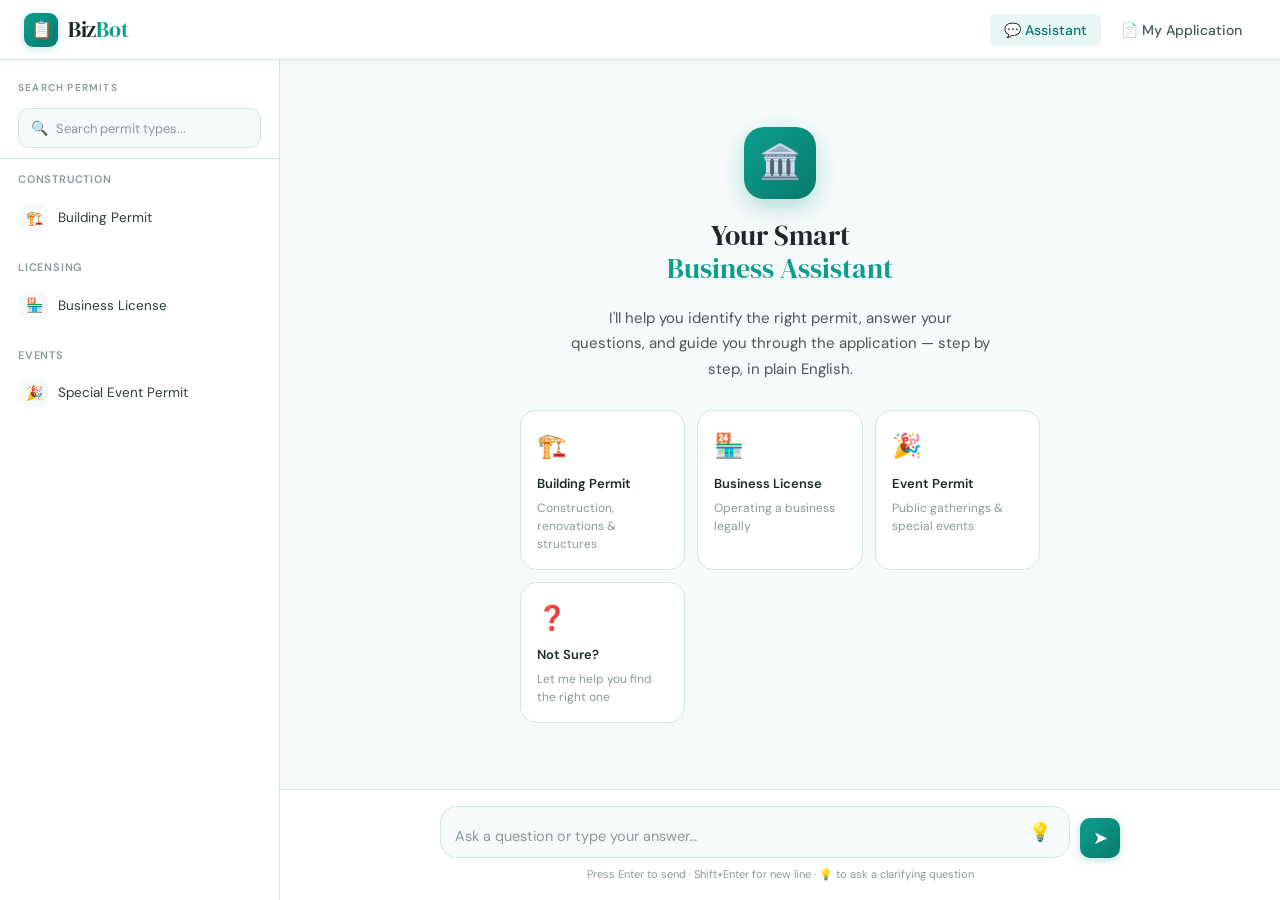
<file: bizbot/index.html>
<!DOCTYPE html>
<html lang="en">
<head>
  <meta charset="UTF-8" />
  <meta name="viewport" content="width=device-width, initial-scale=1.0" />
  <title>BizBot — Smart Business Assistant</title>
  <link href="https://fonts.googleapis.com/css2?family=DM+Serif+Display:ital@0;1&family=DM+Sans:wght@300;400;500;600&display=swap" rel="stylesheet" />
  <link rel="stylesheet" href="styles.css" />
</head>
<body>

  <!-- ============================================================
       HEADER
       ============================================================ -->
  <header>
    <div style="display:flex;align-items:center;gap:14px;">
      <!-- Mobile sidebar toggle -->
      <button class="sidebar-toggle" onclick="toggleSidebar()" aria-label="Menu">☰</button>
      <a href="index.html" class="logo">
        <div class="logo-icon">📋</div>
        <span class="logo-text">Biz<span>Bot</span></span>
      </a>
    </div>
    <nav>
      <button class="nav-btn active" onclick="setView('chat')">💬 Assistant</button>
      <button class="nav-btn" onclick="setView('summary')">📄 My Application</button>
    </nav>
  </header>

  <!-- ============================================================
       MAIN LAYOUT
       ============================================================ -->
  <div class="app-layout">

    <!-- ==================== SIDEBAR ==================== -->
    <aside class="sidebar" id="sidebar">

      <!-- Search -->
      <div class="sidebar-section">
        <div class="sidebar-label">Search Permits</div>
        <div class="search-box">
          <span class="search-icon">🔍</span>
          <input type="text" id="permit-search" placeholder="Search permit types..." oninput="filterPermits(this.value)" />
        </div>
      </div>

      <!-- Permit Categories List -->
      <div class="permit-list" id="permit-list">
        <!-- Populated by JS -->
      </div>

      <!-- Progress Tracker -->
      <div class="progress-section" id="progress-section" style="display:none;">
        <div class="progress-label">
          <span>Application Progress</span>
          <span id="progress-pct">0%</span>
        </div>
        <div class="progress-bar-wrap">
          <div class="progress-bar-fill" id="progress-fill"></div>
        </div>
        <div class="progress-steps" id="progress-steps"></div>
      </div>

    </aside>

    <!-- ==================== CHAT AREA ==================== -->
    <main class="chat-area" id="chat-area">

      <!-- Welcome screen (shown before first interaction) -->
      <div class="welcome-screen" id="welcome-screen">
        <div class="welcome-icon">🏛️</div>
        <div class="welcome-title">Your Smart<br/><span>Business Assistant</span></div>
        <div class="welcome-desc">
          I'll help you identify the right permit, answer your questions, and guide you through the application — step by step, in plain English.
        </div>
        <div class="welcome-cards">
          <div class="welcome-card" onclick="startFlow('building')">
            <div class="welcome-card-icon">🏗️</div>
            <div class="welcome-card-title">Building Permit</div>
            <div class="welcome-card-desc">Construction, renovations & structures</div>
          </div>
          <div class="welcome-card" onclick="startFlow('business')">
            <div class="welcome-card-icon">🏪</div>
            <div class="welcome-card-title">Business License</div>
            <div class="welcome-card-desc">Operating a business legally</div>
          </div>
          <div class="welcome-card" onclick="startFlow('event')">
            <div class="welcome-card-icon">🎉</div>
            <div class="welcome-card-title">Event Permit</div>
            <div class="welcome-card-desc">Public gatherings & special events</div>
          </div>
          <div class="welcome-card" onclick="sendMessage('I am not sure what permit I need')">
            <div class="welcome-card-icon">❓</div>
            <div class="welcome-card-title">Not Sure?</div>
            <div class="welcome-card-desc">Let me help you find the right one</div>
          </div>
        </div>
      </div>

      <!-- Chat feed (hidden until first interaction) -->
      <div class="chat-feed" id="chat-feed" style="display:none;">
        <div class="chat-inner" id="chat-inner"></div>
      </div>

      <!-- Input area -->
      <div class="chat-input-area">
        <div class="chat-input-inner">
          <div class="chat-input-wrap">
            <!-- Textarea auto-grows with JS -->
            <textarea
              id="chat-input"
              rows="1"
              placeholder="Ask a question or type your answer…"
              onkeydown="handleKey(event)"
              oninput="autoGrow(this)"
            ></textarea>
            <div class="input-actions">
              <button class="icon-btn" title="Clarify" onclick="sendClarify()" aria-label="Ask a clarifying question">💡</button>
            </div>
          </div>
          <button class="send-btn" onclick="sendFromInput()" aria-label="Send">
            ➤
          </button>
        </div>
        <div class="input-meta">Press Enter to send · Shift+Enter for new line · 💡 to ask a clarifying question</div>
      </div>

    </main>
  </div>

  <!-- ============================================================
       JAVASCRIPT
       ============================================================ -->
  <script>
    // ============================================================
    // DATA — Permit types and their form definitions
    // ============================================================
    const PERMIT_DATA = {
      building: {
        icon: '🏗️',
        label: 'Building Permit',
        category: 'Construction',
        description: 'Required for new construction, additions, major renovations, or structural work.',
        steps: [
          { id: 'owner', title: 'Owner Info', fields: [
            { id: 'owner_name',    label: 'Property Owner Full Name',  type: 'text',     hint: 'Enter the legal name as it appears on property documents', required: true },
            { id: 'owner_email',   label: 'Email Address',             type: 'email',    hint: 'We\'ll send permit status updates here', required: true },
            { id: 'owner_phone',   label: 'Phone Number',              type: 'tel',      hint: 'Singapore number, e.g. +65 9123 4567', required: true },
          ]},
          { id: 'property', title: 'Property Details', fields: [
            { id: 'prop_address',  label: 'Property Address',          type: 'text',     hint: 'Block/Street name, unit number (e.g. 123 Orchard Road, #05-01)', required: true },
            { id: 'prop_postal',   label: 'Postal Code',               type: 'text',     hint: '6-digit Singapore postal code', required: true },
            { id: 'prop_parcel',   label: 'Parcel / APN Number',       type: 'text',     hint: 'Found on your property tax bill or county assessor website', required: false },
            { id: 'prop_zone',     label: 'Zoning Classification',     type: 'select',   options: ['Residential (R1)', 'Residential Multi-Family (R2)', 'Commercial (C1)', 'Mixed Use', 'Industrial', 'Agricultural'], required: true },
          ]},
          { id: 'project', title: 'Project Description', fields: [
            { id: 'proj_type',     label: 'Type of Work',              type: 'select',   options: ['New Construction', 'Addition', 'Renovation / Remodel', 'Structural Repair', 'Accessory Dwelling Unit (ADU)', 'Demolition', 'Other'], required: true },
            { id: 'proj_sqft',     label: 'Project Square Footage',    type: 'number',   hint: 'Estimated total area affected by the work', required: true },
            { id: 'proj_cost',     label: 'Estimated Construction Cost ($)', type: 'number', hint: 'Used to calculate permit fees', required: true },
            { id: 'proj_desc',     label: 'Project Description',       type: 'textarea', hint: 'Briefly describe what work will be done', required: true },
          ]},
          { id: 'contractor', title: 'Contractor Info', fields: [
            { id: 'cont_name',     label: 'Licensed Contractor Name',  type: 'text',     hint: 'Required if hiring a contractor. Enter "Self" if owner-builder.', required: true },
            { id: 'cont_license',  label: 'Contractor License Number', type: 'text',     hint: 'State license number. Not required for owner-builders.', required: false },
            { id: 'cont_ins',      label: 'Insurance Certificate #',   type: 'text',     hint: 'General liability insurance certificate number', required: false },
          ]},
        ]
      },
      business: {
        icon: '🏪',
        label: 'Business License',
        category: 'Licensing',
        description: 'Required to legally operate any type of business within city limits.',
        steps: [
          { id: 'applicant', title: 'Applicant Info', fields: [
            { id: 'app_name',      label: 'Applicant Full Name',       type: 'text',     hint: 'Owner or authorized representative', required: true },
            { id: 'app_email',     label: 'Email Address',             type: 'email',    hint: 'License renewal notices sent here', required: true },
            { id: 'app_phone',     label: 'Phone Number',              type: 'tel',      hint: 'Singapore number, e.g. +65 9123 4567', required: true },
          ]},
          { id: 'business', title: 'Business Details', fields: [
            { id: 'biz_name',      label: 'Business Name (DBA)',       type: 'text',     hint: '"Doing Business As" — legal trade name', required: true },
            { id: 'biz_type',      label: 'Business Entity Type',      type: 'select',   options: ['Sole Proprietorship', 'Partnership', 'LLC', 'Corporation (S-Corp)', 'Corporation (C-Corp)', 'Non-Profit'], required: true },
            { id: 'biz_ein',       label: 'EIN / Tax ID Number',       type: 'text',     hint: 'Federal Employer Identification Number (or SSN for sole proprietors)', required: true },
          ]},
          { id: 'location', title: 'Business Location', fields: [
            { id: 'biz_address',   label: 'Business Address',          type: 'text',     hint: 'Block/Building name and street (e.g. 10 Anson Road, #10-01, International Plaza)', required: true },
            { id: 'biz_postal',   label: 'Postal Code',               type: 'text',     hint: '6-digit Singapore postal code', required: true },
            { id: 'biz_home',      label: 'Home-Based Business?',      type: 'select',   options: ['No — commercial location', 'Yes — operating from home'], required: true },
            { id: 'biz_employees', label: 'Number of Employees',       type: 'number',   hint: 'Including full-time, part-time, and contractors', required: true },
          ]},
          { id: 'activity', title: 'Business Activity', fields: [
            { id: 'biz_naics',     label: 'Industry / Business Type',  type: 'select',   options: ['Retail', 'Food Service / Restaurant', 'Professional Services', 'Healthcare', 'Construction / Trades', 'Technology / Software', 'Education', 'Entertainment / Events', 'Transportation', 'Manufacturing', 'Other'], required: true },
            { id: 'biz_desc',      label: 'Description of Services',   type: 'textarea', hint: 'Briefly describe what products or services you provide', required: true },
          ]},
        ]
      },
      event: {
        icon: '🎉',
        label: 'Special Event Permit',
        category: 'Events',
        description: 'Required for public gatherings, festivals, parades, and temporary events.',
        steps: [
          { id: 'organizer', title: 'Organizer Info', fields: [
            { id: 'org_name',      label: 'Organizer / Organization Name', type: 'text',  required: true },
            { id: 'org_email',     label: 'Email Address',              type: 'email',   required: true },
            { id: 'org_phone',     label: 'Phone Number',               type: 'tel',     hint: 'Singapore number, e.g. +65 9123 4567', required: true },
          ]},
          { id: 'event_info', title: 'Event Details', fields: [
            { id: 'evt_name',      label: 'Event Name',                 type: 'text',    hint: 'Official name of your event', required: true },
            { id: 'evt_type',      label: 'Event Type',                 type: 'select',  options: ['Festival / Fair', 'Concert / Performance', 'Parade / March', 'Farmers Market', 'Outdoor Dining / Pop-Up', 'Charity / Fundraiser', 'Community Gathering', 'Other'], required: true },
            { id: 'evt_expected',  label: 'Expected Attendance',        type: 'number',  hint: 'Estimated maximum number of attendees', required: true },
          ]},
          { id: 'venue', title: 'Venue & Timing', fields: [
            { id: 'evt_location',  label: 'Event Location / Venue',     type: 'text',    hint: 'Venue name and address (e.g. Marina Bay Sands, 10 Bayfront Ave)', required: true },
            { id: 'evt_postal',   label: 'Postal Code',               type: 'text',    hint: '6-digit Singapore postal code', required: true },
            { id: 'evt_date',      label: 'Event Date',                 type: 'text',    hint: 'MM/DD/YYYY (or date range for multi-day events)', required: true },
            { id: 'evt_hours',     label: 'Event Hours',                type: 'text',    hint: 'e.g. 10:00 AM – 8:00 PM', required: true },
            { id: 'evt_setup',     label: 'Setup / Teardown Hours',     type: 'text',    hint: 'When will you set up before and clean up after?', required: false },
          ]},
          { id: 'logistics', title: 'Logistics & Safety', fields: [
            { id: 'evt_alcohol',   label: 'Will Alcohol Be Served?',    type: 'select',  options: ['No', 'Yes — licensed vendor', 'Yes — self-serve'], required: true },
            { id: 'evt_food',      label: 'Food Vendors Present?',      type: 'select',  options: ['No', 'Yes — pre-packaged only', 'Yes — food prepared on site'], required: true },
            { id: 'evt_security',  label: 'Security / Safety Plan',     type: 'textarea', hint: 'Describe your crowd management, first aid, and emergency plans', required: true },
          ]},
        ]
      }
    };

    // ============================================================
    // STATE
    // ============================================================
    let state = {
      activePermit: null,   // key into PERMIT_DATA
      currentStep: 0,       // which form step we're on
      formData: {},         // collected form values
      phase: 'identify',    // 'identify' | 'form' | 'done'
      chatStarted: false,
    };

    // ============================================================
    // SIDEBAR — Render permit list
    // ============================================================
    function renderPermitList(filter = '') {
      const container = document.getElementById('permit-list');
      container.innerHTML = '';

      // Group permits by category
      const groups = {};
      Object.entries(PERMIT_DATA).forEach(([key, p]) => {
        if (filter && !p.label.toLowerCase().includes(filter.toLowerCase()) && !p.category.toLowerCase().includes(filter.toLowerCase())) return;
        if (!groups[p.category]) groups[p.category] = [];
        groups[p.category].push({ key, ...p });
      });

      Object.entries(groups).forEach(([cat, items]) => {
        const catEl = document.createElement('div');
        catEl.className = 'permit-category';
        catEl.innerHTML = `<div class="permit-category-title">${cat}</div>`;
        items.forEach(p => {
          const item = document.createElement('div');
          item.className = 'permit-item' + (state.activePermit === p.key ? ' selected' : '');
          item.setAttribute('data-key', p.key);
          item.innerHTML = `<div class="permit-item-icon">${p.icon}</div>${p.label}`;
          item.onclick = () => startFlow(p.key);
          catEl.appendChild(item);
        });
        container.appendChild(catEl);
      });

      if (Object.keys(groups).length === 0) {
        container.innerHTML = `<div style="padding:16px;color:var(--grey-light);font-size:13px;text-align:center;">No permits found for "${filter}"</div>`;
      }
    }

    function filterPermits(value) {
      renderPermitList(value);
    }

    // ============================================================
    // PROGRESS TRACKER
    // ============================================================
    function updateProgress() {
      if (!state.activePermit) return;
      const permit = PERMIT_DATA[state.activePermit];
      const totalSteps = permit.steps.length;
      const done = state.currentStep;
      const pct = state.phase === 'done' ? 100 : Math.round((done / totalSteps) * 100);

      document.getElementById('progress-section').style.display = 'block';
      document.getElementById('progress-pct').textContent = pct + '%';
      document.getElementById('progress-fill').style.width = pct + '%';

      const stepsEl = document.getElementById('progress-steps');
      stepsEl.innerHTML = permit.steps.map((s, i) => {
        let dotClass = 'step-dot';
        let icon = '';
        if (i < done || state.phase === 'done') { dotClass += ' done'; icon = '✓'; }
        else if (i === done) { dotClass += ' active'; }
        return `<div class="progress-step"><div class="${dotClass}">${icon}</div>${s.title}</div>`;
      }).join('');
    }

    // ============================================================
    // CHAT — Rendering helpers
    // ============================================================
    function showChat() {
      document.getElementById('welcome-screen').style.display = 'none';
      document.getElementById('chat-feed').style.display = 'flex';
      state.chatStarted = true;
    }

    function scrollToBottom() {
      const feed = document.getElementById('chat-feed');
      feed.scrollTop = feed.scrollHeight;
    }

    // Add a bot message (with optional quick reply chips and/or a card element)
    function addBotMessage(text, { chips = [], card = null, clarifyTag = false } = {}) {
      const inner = document.getElementById('chat-inner');

      const msgEl = document.createElement('div');
      msgEl.className = 'msg bot';

      // Use data-msg attribute to avoid quote-escaping issues with apostrophes in chip labels
      let chipHtml = chips.length
        ? `<div class="quick-replies">${chips.map(c => `<button class="chip" data-msg="${c.replace(/"/g, '&quot;')}" onclick="sendMessage(this.dataset.msg)">${c}</button>`).join('')}</div>`
        : '';

      let cardHtml = card ? card : '';
      let clarifyHtml = clarifyTag ? `<div class="clarify-tag">💡 Clarification</div>` : '';

      msgEl.innerHTML = `
        <div class="bot-avatar">🏛️</div>
        <div class="msg-content">
          <div class="msg-name">BizBot</div>
          ${clarifyHtml}
          <div class="bubble">${text}</div>
          ${chipHtml}
          ${cardHtml}
        </div>
      `;
      inner.appendChild(msgEl);
      scrollToBottom();
      return msgEl;
    }

    // Add a user message
    function addUserMessage(text) {
      const inner = document.getElementById('chat-inner');
      const msgEl = document.createElement('div');
      msgEl.className = 'msg user';
      msgEl.innerHTML = `<div class="msg-content"><div class="bubble">${escapeHtml(text)}</div></div>`;
      inner.appendChild(msgEl);
      scrollToBottom();
    }

    // Show typing indicator, return remove function
    function showTyping() {
      const inner = document.getElementById('chat-inner');
      const el = document.createElement('div');
      el.className = 'msg bot typing-indicator';
      el.innerHTML = `<div class="bot-avatar">🏛️</div><div class="typing-dots"><span></span><span></span><span></span></div>`;
      inner.appendChild(el);
      scrollToBottom();
      return () => el.remove();
    }

    // Simulate bot "thinking" then show a message
    async function botReply(text, opts = {}, delay = 700) {
      const remove = showTyping();
      await wait(delay);
      remove();
      addBotMessage(text, opts);
    }

    function wait(ms) { return new Promise(r => setTimeout(r, ms)); }

    function escapeHtml(str) {
      return str.replace(/&/g, '&amp;').replace(/</g, '&lt;').replace(/>/g, '&gt;');
    }

    // ============================================================
    // FLOW — Identify which permit to apply for
    // ============================================================
    function startFlow(permitKey) {
      // Close sidebar on mobile
      document.getElementById('sidebar').classList.remove('open');
      showChat();

      state.activePermit = permitKey;
      state.currentStep = 0;
      state.formData = {};
      state.phase = 'form';

      // Highlight in sidebar
      document.querySelectorAll('.permit-item').forEach(el => {
        el.classList.toggle('selected', el.dataset.key === permitKey);
      });
      updateProgress();

      const p = PERMIT_DATA[permitKey];

      const intro = `
        Great choice! You're applying for a <strong>${p.label}</strong>.<br/><br/>
        ${p.description}<br/><br/>
        I'll guide you through each section, one step at a time. You can ask me to clarify <em>any</em> field before answering — just click 💡 or type your question.
      `;

      addUserMessage(`I want to apply for a ${p.label}`);
      const remove = showTyping();
      setTimeout(() => {
        remove();
        addBotMessage(intro, { chips: ['Let\'s start!', 'What documents do I need?', 'How long does this take?'] });
      }, 800);
    }

    // ============================================================
    // FLOW — Present form step as a conversational card
    // ============================================================
    function presentStep(stepIndex) {
      const permit = PERMIT_DATA[state.activePermit];
      const step = permit.steps[stepIndex];
      if (!step) { finishApplication(); return; }

      const cardHtml = buildFormCard(step, stepIndex);
      const total = permit.steps.length;

      botReply(
        `<strong>Step ${stepIndex + 1} of ${total} — ${step.title}</strong><br/>Please fill in the fields below. Not sure about something? Hit 💡 to ask!`,
        { card: cardHtml }
      );
    }

    // Build an inline form card HTML string
    function buildFormCard(step, stepIndex) {
      const fields = step.fields.map(f => {
        let input;
        if (f.type === 'select') {
          input = `<select id="field_${f.id}" ${f.required ? 'required' : ''}>
            <option value="">Select one…</option>
            ${f.options.map(o => `<option value="${o}">${o}</option>`).join('')}
          </select>`;
        } else if (f.type === 'textarea') {
          input = `<textarea id="field_${f.id}" placeholder="${f.hint || ''}" ${f.required ? 'required' : ''}></textarea>`;
        } else {
          input = `<input type="${f.type}" id="field_${f.id}" placeholder="${f.hint || ''}" ${f.required ? 'required' : ''} />`;
        }
        const hint = f.hint ? `<div class="form-hint">ℹ️ ${f.hint}</div>` : '';
        return `
          <div class="form-field">
            <label for="field_${f.id}">${f.label}${f.required ? ' <span style="color:var(--teal)">*</span>' : ''}</label>
            ${input}
            ${hint}
          </div>
        `;
      }).join('');

      return `
        <div class="form-card">
          <div class="form-card-header">
            <div class="form-card-icon">📝</div>
            <div>
              <div class="form-card-title">${step.title}</div>
              <div class="form-card-subtitle">Fill in all required (*) fields</div>
            </div>
          </div>
          <div class="form-field-group">${fields}</div>
          <div class="form-actions">
            <button class="btn-primary" onclick="submitStep(${stepIndex})">Continue →</button>
            ${stepIndex > 0 ? `<button class="btn-secondary" onclick="goBack(${stepIndex})">← Back</button>` : ''}
            <button class="btn-secondary" onclick="askClarifyStep(${stepIndex})">💡 Help</button>
          </div>
        </div>
      `;
    }

    // Collect and validate a step, then advance
    function submitStep(stepIndex) {
      const permit = PERMIT_DATA[state.activePermit];
      const step = permit.steps[stepIndex];
      const data = {};
      let valid = true;

      step.fields.forEach(f => {
        const el = document.getElementById('field_' + f.id);
        if (!el) return;
        const val = el.value.trim();
        if (f.required && !val) {
          el.style.borderColor = '#e55';
          valid = false;
        } else {
          el.style.borderColor = '';
        }
        data[f.id] = { label: f.label, value: val };
      });

      if (!valid) {
        // Shake the button — brief visual feedback
        const btn = document.querySelector('.form-card .btn-primary');
        if (btn) { btn.style.transform = 'translateX(-4px)'; setTimeout(() => btn.style.transform = '', 200); }
        addBotMessage('⚠️ Please fill in all required fields (marked with *) before continuing.');
        scrollToBottom();
        return;
      }

      // Save collected data
      Object.assign(state.formData, data);
      state.currentStep = stepIndex + 1;
      updateProgress();

      // Friendly acknowledgment
      const acks = [
        'Got it! Moving on to the next section.',
        'Perfect, saved that info. One more step!',
        'Looking good — let\'s keep going.',
        'Done! Almost there.',
      ];
      const ack = acks[Math.min(stepIndex, acks.length - 1)];
      addBotMessage(ack);

      // Present next step after short pause
      setTimeout(() => presentStep(state.currentStep), 800);
    }

    function goBack(stepIndex) {
      state.currentStep = stepIndex - 1;
      updateProgress();
      presentStep(state.currentStep);
    }

    // ============================================================
    // FLOW — Clarification questions about a form field
    // ============================================================
    function askClarifyStep(stepIndex) {
      const permit = PERMIT_DATA[state.activePermit];
      const step = permit.steps[stepIndex];
      const fieldNames = step.fields.map(f => f.label);
      const chips = fieldNames.map(l => `What is "${l}"?`);
      chips.push('Why do you need this info?');
      botReply(
        `Sure! Which field can I explain for you in <strong>${step.title}</strong>?`,
        { chips, clarifyTag: true },
        400
      );
    }

    // ============================================================
    // FLOW — Finish application & show summary
    // ============================================================
    function finishApplication() {
      state.phase = 'done';
      updateProgress();

      const permit = PERMIT_DATA[state.activePermit];

      // Build summary rows
      const rows = Object.entries(state.formData)
        .filter(([_, v]) => v.value)
        .map(([_, v]) => `<div class="summary-row"><span class="summary-key">${v.label}</span><span class="summary-val">${escapeHtml(v.value)}</span></div>`)
        .join('');

      const summaryCard = `
        <div class="summary-card">
          <div class="summary-title">${permit.icon} Your <span>${permit.label}</span> Summary</div>
          ${rows}
          <div class="form-actions" style="margin-top:18px;">
            <button class="btn-primary" onclick="submitApplication()">🚀 Submit Application</button>
            <button class="btn-secondary" onclick="downloadSummary()">⬇️ Download PDF</button>
          </div>
        </div>
      `;

      botReply(
        `🎉 Excellent! You've completed all the required sections for your <strong>${permit.label}</strong>.<br/><br/>Here's a summary of your application. Please review it before submitting:`,
        { card: summaryCard },
        900
      );
    }

    function submitApplication() {
      botReply(
        `✅ <strong>Application submitted successfully!</strong><br/><br/>
        Your reference number is <strong>#${Math.floor(Math.random() * 900000) + 100000}</strong>. You'll receive a confirmation email within 24 hours. Typical processing time is <strong>5–10 business days</strong>.<br/><br/>
        Is there anything else I can help you with?`,
        { chips: ['Start a new application', 'Check application status', 'Contact the permit office'] },
        1000
      );
    }

    function downloadSummary() {
      botReply(
        `📄 In a live system, this would generate a PDF summary of your application for your records. For now, you can screenshot or print this page!`,
        {},
        400
      );
    }

    // ============================================================
    // FLOW — Natural language Q&A / clarifications
    // ============================================================
    const FAQ_RESPONSES = {
      'what documents do i need': 'For most permits you\'ll need: a government-issued ID, property documents (for building permits), proof of insurance, and any relevant professional licenses. I\'ll remind you of specific documents at each step.',
      'how long does this take': 'Processing times vary: Business Licenses typically take <strong>3–5 business days</strong>, Building Permits can take <strong>2–4 weeks</strong>, and Event Permits usually need <strong>30 days lead time</strong>.',
      'how much does it cost': 'Fees depend on the permit type and project scope. Building permits are typically based on construction value (0.5–2%). Business licenses range from $50–$500/year. Event permits usually cost $100–$400.',
      'what is parcel': 'A Parcel or APN (Assessor\'s Parcel Number) is a unique ID assigned to each piece of land for property tax purposes. You\'ll find it on your property tax bill or the county assessor\'s website.',
      'what is ein': 'An EIN (Employer Identification Number) is a 9-digit federal tax ID for your business, similar to a Social Security Number for individuals. You can get one free at irs.gov in minutes.',
      'what is dba': '"DBA" means "Doing Business As" — it\'s the trade name your business operates under, which may differ from the legal entity name.',
      'what is zoning': 'Zoning classifications define how land can be used. Residential (R1) = single-family homes, Commercial (C1) = businesses, Industrial = factories/warehouses. Check your municipality\'s zoning map to find yours.',
      'not sure': 'No worries! Let me ask a few quick questions to figure out the right permit for you. What are you planning to do? (e.g., build something, open a business, organize an event)',
      'start a new application': 'Sure! What type of permit would you like to apply for?',
    };

    function handleFreeText(text) {
      const lower = text.toLowerCase();

      // Check FAQ matches
      for (const [key, response] of Object.entries(FAQ_RESPONSES)) {
        if (lower.includes(key.replace(/'/g, ''))) {
          const infoCallout = `<div class="info-callout">${response}</div>`;
          botReply('', { card: infoCallout, clarifyTag: false }, 600);
          return;
        }
      }

      // If in form phase, nudge back to form
      if (state.phase === 'form' && state.activePermit) {
        const permit = PERMIT_DATA[state.activePermit];
        const step = permit.steps[state.currentStep];
        const replies = [
          `That's a great question! I'll note that for you. Now, let's continue with <strong>${step ? step.title : 'the next section'}</strong> — feel free to ask about any specific field.`,
          `Good thinking. Once your application is submitted, you can follow up with the permits office directly. Ready to continue?`,
          `Understood! In the meantime, let me know if any form field is confusing and I'll explain it.`,
        ];
        botReply(replies[Math.floor(Math.random() * replies.length)], { chips: ['Continue filling form', 'Explain a field', 'Start over'] }, 700);
        return;
      }

      // Generic fallback
      botReply(
        `Thanks for asking! I can help you identify the right permit and fill out your application. Would you like to get started?`,
        { chips: ['Building Permit', 'Business License', 'Event Permit', 'I\'m not sure'] },
        700
      );
    }

    // ============================================================
    // INPUT HANDLERS
    // ============================================================
    function sendFromInput() {
      const input = document.getElementById('chat-input');
      const text = input.value.trim();
      if (!text) return;
      input.value = '';
      input.style.height = '';
      sendMessage(text);
    }

    function sendMessage(text) {
      if (!state.chatStarted) showChat();
      addUserMessage(text);

      const lower = text.toLowerCase();

      // Route to permit start
      if (lower.includes('building permit') || lower.includes('build')) { startFlow('building'); return; }
      if (lower.includes('business license') || lower.includes('business')) { startFlow('business'); return; }
      if (lower.includes('event permit') || lower.includes('event')) { startFlow('event'); return; }

      // "Let's start!" chip — begin form for the already-selected permit
      if (lower.includes('start') && (lower.includes('let') || lower.includes('start!'))) {
        if (state.activePermit && state.phase === 'form') { presentStep(state.currentStep); return; }
        botReply('Which permit would you like to apply for?',
          { chips: ['Building Permit', 'Business License', 'Event Permit'] }, 400);
        return;
      }

      if (lower.includes('continue filling') || lower.includes('continue')) {
        if (state.activePermit && state.phase === 'form') { presentStep(state.currentStep); return; }
      }

      if (lower.includes('start over') || lower.includes('start a new')) {
        state.activePermit = null; state.currentStep = 0; state.formData = {}; state.phase = 'identify';
        botReply('Sure! What type of permit would you like to apply for?',
          { chips: ['Building Permit', 'Business License', 'Event Permit'] }, 400);
        return;
      }

      handleFreeText(text);
    }

    // 💡 Button — prompt for clarification context
    function sendClarify() {
      if (!state.chatStarted) showChat();
      if (state.phase === 'form' && state.activePermit) {
        askClarifyStep(state.currentStep);
      } else {
        botReply(
          'I\'m happy to clarify anything! What would you like to know about the permit application process?',
          { chips: ['What documents do I need?', 'How long does this take?', 'How much does it cost?', 'What is a zoning classification?'] },
          400
        );
      }
    }

    function handleKey(e) {
      if (e.key === 'Enter' && !e.shiftKey) {
        e.preventDefault();
        sendFromInput();
      }
    }

    // Auto-expand textarea
    function autoGrow(el) {
      el.style.height = 'auto';
      el.style.height = Math.min(el.scrollHeight, 100) + 'px';
    }

    // ============================================================
    // VIEW SWITCHER (Chat vs Summary tab)
    // ============================================================
    function setView(view) {
      document.querySelectorAll('.nav-btn').forEach((b, i) => {
        b.classList.toggle('active', (view === 'chat' && i === 0) || (view === 'summary' && i === 1));
      });

      if (view === 'summary') {
        if (Object.keys(state.formData).length === 0) {
          botReply('You haven\'t started an application yet! Pick a permit type to get going.', {
            chips: ['Building Permit', 'Business License', 'Event Permit']
          }, 200);
          if (!state.chatStarted) showChat();
          return;
        }
        // Scroll to last summary card in chat
        const feed = document.getElementById('chat-feed');
        feed.scrollTop = feed.scrollHeight;
      }
    }

    // ============================================================
    // SIDEBAR MOBILE TOGGLE
    // ============================================================
    function toggleSidebar() {
      document.getElementById('sidebar').classList.toggle('open');
    }

    // Close sidebar on outside click (mobile)
    document.addEventListener('click', (e) => {
      const sidebar = document.getElementById('sidebar');
      const toggle = document.querySelector('.sidebar-toggle');
      if (sidebar.classList.contains('open') && !sidebar.contains(e.target) && e.target !== toggle) {
        sidebar.classList.remove('open');
      }
    });

    // ============================================================
    // INIT
    // ============================================================
    renderPermitList();

  </script>
</body>
</html>
</file>
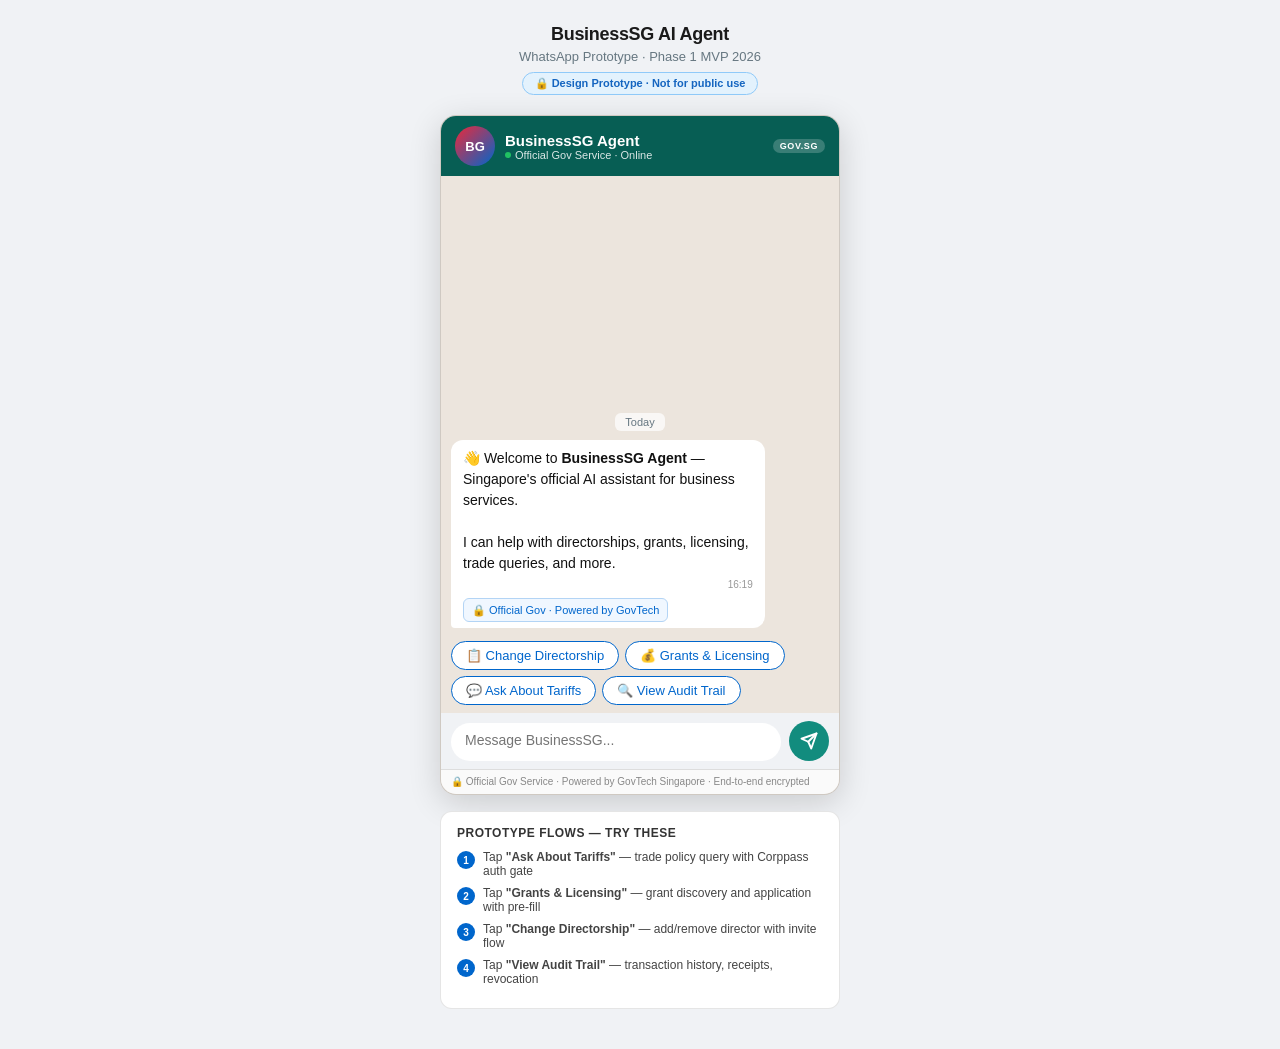
<file: bizsg-agent/index.html>
<!DOCTYPE html>
<html lang="en">
<head>
  <meta charset="UTF-8" />
  <meta name="viewport" content="width=device-width, initial-scale=1.0" />
  <title>BusinessSG AI Agent — WhatsApp Prototype</title>
  <style>
    *, *::before, *::after { box-sizing: border-box; margin: 0; padding: 0; }
    body {
      min-height: 100dvh;
      background: #f0f2f5;
      display: flex;
      flex-direction: column;
      align-items: center;
      justify-content: flex-start;
      padding: 24px 16px 40px;
      font-family: -apple-system, BlinkMacSystemFont, 'Segoe UI', sans-serif;
    }
    .page-header {
      text-align: center;
      margin-bottom: 20px;
    }
    .page-header h1 {
      font-size: 18px;
      font-weight: 700;
      color: #1a1a1a;
      letter-spacing: -0.3px;
    }
    .page-header p {
      font-size: 13px;
      color: #667781;
      margin-top: 4px;
    }
    .phase-badge {
      display: inline-flex;
      align-items: center;
      gap: 6px;
      background: #E3F2FD;
      border: 1px solid #90CAF9;
      border-radius: 20px;
      padding: 4px 12px;
      font-size: 11px;
      font-weight: 600;
      color: #1565C0;
      margin-top: 8px;
    }

    /* ── APP SHELL ── */
    :root {
      --sg-red: #ED2939;
      --bsg-blue: #0066CC;
      --wa-green: #25D366;
      --wa-teal: #128C7E;
      --bg-chat: #ECE5DD;
      --bubble-agent: #ffffff;
      --bubble-user: #DCF8C6;
      --header-bg: #075E54;
      --text-primary: #111;
      --text-secondary: #667781;
      --text-meta: #999;
      --border: rgba(0,0,0,0.12);
    }
    #app {
      width: 100%;
      max-width: 400px;
      display: flex;
      flex-direction: column;
      height: 680px;
      background: var(--bg-chat);
      border-radius: 16px;
      overflow: hidden;
      border: 1px solid var(--border);
      box-shadow: 0 8px 32px rgba(0,0,0,0.16);
    }
    .header {
      background: var(--header-bg);
      color: #fff;
      padding: 10px 14px;
      display: flex;
      align-items: center;
      gap: 10px;
      flex-shrink: 0;
    }
    .avatar {
      width: 40px; height: 40px; border-radius: 50%;
      background: linear-gradient(135deg, var(--sg-red), var(--bsg-blue));
      display: flex; align-items: center; justify-content: center;
      font-size: 13px; font-weight: 700; color: #fff; flex-shrink: 0;
    }
    .hinfo { flex: 1; }
    .hname { font-size: 15px; font-weight: 600; }
    .hstatus { font-size: 11px; opacity: 0.85; display: flex; align-items: center; gap: 4px; }
    .sdot { width: 6px; height: 6px; border-radius: 50%; background: var(--wa-green); }
    .hbadge { background: rgba(255,255,255,0.2); border-radius: 8px; font-size: 9px; padding: 2px 7px; letter-spacing: 0.6px; font-weight: 600; }

    .msgs-outer {
      flex: 1; min-height: 0; overflow-y: auto;
      display: flex; flex-direction: column-reverse;
      padding: 10px 10px 6px;
    }
    .msgs-inner { display: flex; flex-direction: column; gap: 2px; }

    .row { display: flex; margin: 1px 0; }
    .row.user { justify-content: flex-end; }
    .row.agent { justify-content: flex-start; }

    .bubble {
      max-width: 83%; border-radius: 12px;
      padding: 8px 12px 6px; font-size: 14px; line-height: 1.5;
    }
    .bubble.agent { background: var(--bubble-agent); border-bottom-left-radius: 4px; color: var(--text-primary); }
    .bubble.user  { background: var(--bubble-user);  border-bottom-right-radius: 4px; color: var(--text-primary); }

    .meta { font-size: 10px; color: var(--text-meta); text-align: right; margin-top: 3px; display: flex; align-items: center; justify-content: flex-end; gap: 3px; }
    .check { color: #4FC3F7; font-size: 11px; }
    .trust-badge { display: inline-flex; align-items: center; gap: 4px; background: #f0f7ff; border: 1px solid #b3d4f5; border-radius: 6px; padding: 3px 8px; font-size: 11px; color: var(--bsg-blue); margin-top: 6px; }

    .qrs { display: flex; flex-wrap: wrap; gap: 6px; padding: 6px 10px 8px; background: var(--bg-chat); flex-shrink: 0; }
    .qr { background: #fff; border: 1.5px solid var(--bsg-blue); border-radius: 18px; color: var(--bsg-blue); font-size: 13px; padding: 6px 14px; cursor: pointer; font-weight: 500; transition: background 0.15s; white-space: nowrap; }
    .qr:hover { background: #e8f0fe; }
    .qr:active { transform: scale(0.97); }

    .input-area { display: flex; align-items: flex-end; gap: 8px; padding: 8px 10px; background: #F0F2F5; flex-shrink: 0; }
    .input-box { flex: 1; background: #fff; border: none; border-radius: 20px; padding: 9px 14px; font-size: 14px; outline: none; resize: none; max-height: 80px; min-height: 38px; color: var(--text-primary); font-family: inherit; }
    .send-btn { width: 40px; height: 40px; border-radius: 50%; background: var(--wa-teal); border: none; display: flex; align-items: center; justify-content: center; cursor: pointer; flex-shrink: 0; transition: background 0.15s; }
    .send-btn:hover { background: #0a7a6e; }
    .footer-bar { font-size: 10px; color: #888; border-top: 1px solid #ddd; padding: 5px 10px; background: #fafafa; line-height: 1.4; flex-shrink: 0; }

    .day { display: flex; align-items: center; justify-content: center; margin: 6px 0; }
    .day-label { background: rgba(255,255,255,0.7); border-radius: 6px; padding: 3px 10px; font-size: 11px; color: #667781; font-weight: 500; }

    .typing-row { display: flex; }
    .tbubble { background: var(--bubble-agent); border-radius: 12px 12px 12px 4px; padding: 10px 14px; display: flex; gap: 4px; align-items: center; }
    .dot { width: 7px; height: 7px; border-radius: 50%; background: #bbb; animation: bonce 1.2s infinite ease-in-out; }
    .dot:nth-child(2) { animation-delay: 0.2s; }
    .dot:nth-child(3) { animation-delay: 0.4s; }
    @keyframes bonce { 0%,60%,100%{transform:translateY(0)} 30%{transform:translateY(-5px)} }

    /* Cards */
    .card        { background: #fff; border: 1px solid var(--border); border-radius: 10px; padding: 10px 12px; margin-top: 6px; font-size: 13px; }
    .card-amber  { background: #fff8f0; border: 1px solid #FFD180; border-radius: 10px; padding: 10px 12px; margin-top: 6px; font-size: 13px; }
    .card-green  { background: linear-gradient(135deg,#E8F5E9,#E3F2FD); border: 1px solid #A5D6A7; border-radius: 10px; padding: 10px 12px; margin-top: 6px; }
    .card-success{ background: #E8F5E9; border: 1px solid #81C784; border-radius: 10px; padding: 10px 12px; margin-top: 6px; font-size: 13px; }
    .card-purple { background: #F3E5F5; border: 1px solid #CE93D8; border-radius: 10px; padding: 10px 12px; margin-top: 6px; font-size: 13px; }
    .card-blue   { background: #E3F2FD; border: 1px solid #90CAF9; border-radius: 10px; padding: 10px 12px; margin-top: 6px; font-size: 13px; }

    .ctitle  { font-weight: 600; font-size: 13px; margin-bottom: 5px; }
    .crow    { display: flex; justify-content: space-between; align-items: center; padding: 3px 0; }
    .clabel  { color: var(--text-secondary); font-size: 12px; }
    .cval    { font-weight: 500; font-size: 12px; }
    .divider { border-top: 1px solid #eee; margin: 6px 0; }
    .section-label { font-size: 10px; font-weight: 600; color: var(--bsg-blue); text-transform: uppercase; letter-spacing: 0.5px; margin-bottom: 4px; }
    .ref-code { font-family: monospace; background: #f5f5f5; border-radius: 4px; padding: 1px 5px; font-size: 12px; color: #333; }

    .badge-green  { background: #E8F5E9; color: #2E7D32; border-radius: 4px; padding: 1px 7px; font-size: 11px; }
    .badge-amber  { background: #FFF8E1; color: #E65100; border-radius: 4px; padding: 1px 7px; font-size: 11px; }
    .badge-blue   { background: #E3F2FD; color: #1565C0; border-radius: 4px; padding: 1px 7px; font-size: 11px; }

    .steps { display: flex; border-radius: 6px; overflow: hidden; margin-top: 8px; }
    .step         { flex: 1; text-align: center; font-size: 10px; padding: 4px 2px; font-weight: 500; }
    .step.done    { background: #E8F5E9; color: #2E7D32; }
    .step.active  { background: var(--bsg-blue); color: #fff; }
    .step.pending { background: #F5F5F5; color: #999; }

    .auth-btn { display: inline-block; margin-top: 8px; background: var(--bsg-blue); color: #fff; border-radius: 8px; padding: 7px 16px; font-size: 13px; font-weight: 600; cursor: pointer; border: none; }
    .auth-btn:hover { opacity: 0.88; }

    .grant-amount { font-size: 20px; font-weight: 700; color: #2E7D32; margin: 2px 0; }
    .grant-desc   { font-size: 12px; color: #388E3C; margin-bottom: 2px; }
    .gbtns { display: flex; gap: 8px; margin-top: 8px; }
    .gbtn-yes { background: var(--wa-teal); color: #fff; border: none; border-radius: 8px; padding: 6px 18px; font-size: 13px; font-weight: 600; cursor: pointer; }
    .gbtn-no  { background: #fff; color: #555; border: 1px solid #ddd; border-radius: 8px; padding: 6px 14px; font-size: 13px; cursor: pointer; }

    .ai-note { font-size: 11px; color: #888; background: #f9f9f9; border-left: 3px solid #ddd; padding: 6px 10px; border-radius: 0 6px 6px 0; margin-top: 6px; font-style: italic; }
    .outline-btn     { background: none; border: 1px solid #ccc; border-radius: 6px; padding: 4px 12px; font-size: 11px; cursor: pointer; color: #555; margin-top: 8px; margin-right: 6px; }
    .outline-btn-red { background: none; border: 1px solid #FFCDD2; border-radius: 6px; padding: 4px 12px; font-size: 11px; cursor: pointer; color: #C62828; margin-top: 8px; }
    .invite-link { font-size: 11px; color: var(--bsg-blue); word-break: break-all; margin-top: 4px; font-family: monospace; }
    .warn-note   { font-size: 11px; color: #E65100; background: #FFF8E1; border-left: 3px solid #FFB74D; padding: 5px 8px; border-radius: 0 4px 4px 0; margin-top: 6px; }
    .sentinel { height: 1px; }

    /* Flow guide */
    .flow-guide {
      width: 100%; max-width: 400px; margin-top: 16px;
      background: #fff; border-radius: 12px; padding: 14px 16px;
      border: 1px solid rgba(0,0,0,0.1);
    }
    .flow-guide h3 { font-size: 12px; font-weight: 700; color: #333; margin-bottom: 10px; text-transform: uppercase; letter-spacing: 0.5px; }
    .flow-item { display: flex; align-items: flex-start; gap: 8px; margin-bottom: 8px; font-size: 12px; color: #444; }
    .flow-num { background: var(--bsg-blue); color: #fff; border-radius: 50%; width: 18px; height: 18px; display: flex; align-items: center; justify-content: center; font-size: 10px; font-weight: 700; flex-shrink: 0; margin-top: 1px; }
  </style>
</head>
<body>

  <div class="page-header">
    <h1>BusinessSG AI Agent</h1>
    <p>WhatsApp Prototype · Phase 1 MVP 2026</p>
    <div class="phase-badge">🔒 Design Prototype · Not for public use</div>
  </div>

  <div id="app">
    <div class="header">
      <div class="avatar">BG</div>
      <div class="hinfo">
        <div class="hname">BusinessSG Agent</div>
        <div class="hstatus"><span class="sdot"></span><span>Official Gov Service · Online</span></div>
      </div>
      <div class="hbadge">GOV.SG</div>
    </div>
    <div class="msgs-outer">
      <div class="msgs-inner" id="msgsInner">
        <div class="day"><span class="day-label">Today</span></div>
      </div>
      <div class="sentinel" id="sentinel"></div>
    </div>
    <div class="qrs" id="qrs" style="display:none"></div>
    <div class="input-area">
      <textarea class="input-box" id="inp" placeholder="Message BusinessSG..." rows="1"></textarea>
      <button class="send-btn" id="sendBtn">
        <svg width="18" height="18" viewBox="0 0 24 24" fill="none" stroke="#fff" stroke-width="2.5" stroke-linecap="round" stroke-linejoin="round"><line x1="22" y1="2" x2="11" y2="13"/><polygon points="22 2 15 22 11 13 2 9 22 2"/></svg>
      </button>
    </div>
    <div class="footer-bar">🔒 Official Gov Service · Powered by GovTech Singapore · End-to-end encrypted</div>
  </div>

  <div class="flow-guide">
    <h3>Prototype Flows — Try these</h3>
    <div class="flow-item"><div class="flow-num">1</div><span>Tap <strong>"Ask About Tariffs"</strong> — trade policy query with Corppass auth gate</span></div>
    <div class="flow-item"><div class="flow-num">2</div><span>Tap <strong>"Grants &amp; Licensing"</strong> — grant discovery and application with pre-fill</span></div>
    <div class="flow-item"><div class="flow-num">3</div><span>Tap <strong>"Change Directorship"</strong> — add/remove director with invite flow</span></div>
    <div class="flow-item"><div class="flow-num">4</div><span>Tap <strong>"View Audit Trail"</strong> — transaction history, receipts, revocation</span></div>
  </div>

  <script>
    const msgsInner = document.getElementById('msgsInner');
    const sentinel  = document.getElementById('sentinel');
    const qrsEl     = document.getElementById('qrs');
    const inp       = document.getElementById('inp');
    const sendBtn   = document.getElementById('sendBtn');

    let authed = false;
    let pendingFlow = null;
    let conversationState = null;

    function ts() {
      const d = new Date();
      return d.getHours().toString().padStart(2,'0') + ':' + d.getMinutes().toString().padStart(2,'0');
    }
    function scrollBot() { setTimeout(() => sentinel.scrollIntoView({ behavior:'smooth', block:'end' }), 60); }

    function addMsg(role, content) {
      const row = document.createElement('div'); row.className = 'row ' + role;
      const bub = document.createElement('div'); bub.className = 'bubble ' + role;
      if (typeof content === 'string') bub.innerHTML = content; else bub.appendChild(content);
      const meta = document.createElement('div'); meta.className = 'meta';
      meta.innerHTML = ts() + (role === 'user' ? ' <span class="check">✓✓</span>' : '');
      bub.appendChild(meta); row.appendChild(bub); msgsInner.appendChild(row); scrollBot();
    }

    function setQRs(opts) {
      qrsEl.innerHTML = '';
      if (!opts || !opts.length) { qrsEl.style.display = 'none'; return; }
      qrsEl.style.display = 'flex';
      opts.forEach(o => {
        const b = document.createElement('button'); b.className = 'qr'; b.textContent = o.label;
        b.onclick = () => go(o.v); qrsEl.appendChild(b);
      });
    }

    function typing(ms) {
      return new Promise(res => {
        const row = document.createElement('div'); row.className = 'typing-row'; row.id = 'ti';
        row.innerHTML = '<div class="tbubble"><div class="dot"></div><div class="dot"></div><div class="dot"></div></div>';
        msgsInner.appendChild(row); scrollBot();
        setTimeout(() => { document.getElementById('ti')?.remove(); res(); }, ms || 1300);
      });
    }

    async function say(fn, qr, ms) { await typing(ms); fn(); setQRs(qr || []); scrollBot(); }

    /* ── CARDS ── */
    function authCard() {
      const el = document.createElement('div'); el.className = 'card-amber';
      el.innerHTML = `<div class="ctitle" style="color:#5D4037">🔐 Identity Verification Required</div>
        <div style="font-size:12px;color:#795548;margin-bottom:8px">Secure authentication via Corppass. Takes ~20 seconds.</div>
        <button class="auth-btn" onclick="go('do_corppass')">Verify via Corppass</button>`;
      return el;
    }
    function authProgressCard() {
      const el = document.createElement('div'); el.className = 'card';
      el.innerHTML = `<div class="ctitle">🔄 Verifying via Corppass...</div>
        <div class="steps"><div class="step done">Initiated</div><div class="step active">Corppass</div><div class="step pending">Entity check</div><div class="step pending">Session</div></div>
        <div style="font-size:11px;color:#888;margin-top:6px">Secure session valid for 60 minutes</div>`;
      return el;
    }
    function bizCard() {
      const el = document.createElement('div'); el.className = 'card';
      el.innerHTML = `<div class="ctitle">📂 Your Businesses</div>
        <div class="crow"><span class="clabel">Tech Horizons Pte Ltd</span><span class="badge-green">Active</span></div>
        <div class="crow"><span class="clabel" style="font-size:11px">UEN: 202312345A</span><span class="badge-blue">Admin</span></div>
        <div class="divider"></div>
        <div class="crow"><span class="clabel">SG Imports Co</span><span class="badge-amber">Dormant</span></div>`;
      return el;
    }
    function grantCard() {
      const el = document.createElement('div'); el.className = 'card-green';
      el.innerHTML = `<div class="ctitle" style="color:#1B5E20">🌟 AI Software Grant — Unclaimed</div>
        <div class="grant-amount">S$5,000</div>
        <div class="grant-desc">Automate your company processes to account for changing trade prices.</div>
        <div class="gbtns"><button class="gbtn-yes" onclick="go('grant_apply')">Yes, apply for grant</button><button class="gbtn-no" onclick="go('grant_no')">No thanks</button></div>`;
      return el;
    }
    function grantPrefilledCard() {
      const el = document.createElement('div'); el.className = 'card';
      el.innerHTML = `<div class="section-label">Pre-filled from Corppass</div>
        <div class="crow"><span class="clabel">Company</span><span class="cval">Tech Horizons Pte Ltd</span></div>
        <div class="crow"><span class="clabel">UEN</span><span class="cval">202312345A</span></div>
        <div class="crow"><span class="clabel">Grant</span><span class="cval">AI Software Grant</span></div>
        <div class="crow"><span class="clabel">Amount</span><span class="cval" style="color:#2E7D32;font-weight:700">S$5,000</span></div>
        <div class="crow"><span class="clabel">Agency</span><span class="cval">EnterpriseSG</span></div>
        <div class="crow"><span class="clabel">Bank account</span><span class="cval">DBS ···· 4821</span></div>
        <div style="font-size:11px;color:#888;margin-top:6px">Data sourced from Corppass · Last updated today</div>`;
      return el;
    }
    function grantSubmittedCard() {
      const el = document.createElement('div'); el.className = 'card-success';
      el.innerHTML = `<div class="ctitle" style="color:#1B5E20">🎉 Application Submitted!</div>
        <div class="crow"><span class="clabel">Reference</span><span class="ref-code">GRT-2026-084521</span></div>
        <div class="crow"><span class="clabel">Status</span><span class="badge-blue">Under review</span></div>
        <div class="crow"><span class="clabel">Processing</span><span class="cval">5–7 business days</span></div>
        <div class="crow"><span class="clabel">Notification</span><span class="cval">WhatsApp &amp; email</span></div>`;
      return el;
    }
    function workflowCard(active) {
      const steps = ['You initiate','Send invite','They auth','ACRA filed'];
      const el = document.createElement('div'); el.className = 'card';
      el.innerHTML = `<div class="ctitle">📋 Director Change Workflow</div>
        <div class="steps">${steps.map((s,i) => `<div class="step ${i<active?'done':i===active?'active':'pending'}">${i<active?'✓ ':''}${s}</div>`).join('')}</div>
        <div style="font-size:11px;color:#888;margin-top:6px">Est. completion: 1–2 business days</div>`;
      return el;
    }
    function inviteCard(email) {
      const el = document.createElement('div'); el.className = 'card-blue';
      el.innerHTML = `<div class="ctitle" style="color:#1565C0">📨 Secure Invite Generated</div>
        <div class="crow"><span class="clabel">Recipient</span><span class="cval">${email}</span></div>
        <div class="crow"><span class="clabel">Expires</span><span class="cval">48 hours</span></div>
        <div class="crow"><span class="clabel">Auth required</span><span class="cval">Singpass</span></div>
        <div class="invite-link">bizsg.gov.sg/invite/DIR-2026-8821-XK</div>
        <div class="warn-note">⏳ Awaiting new director to complete Singpass verification</div>`;
      return el;
    }
    function dirConfirmedCard() {
      const el = document.createElement('div'); el.className = 'card-success';
      el.innerHTML = `<div class="ctitle" style="color:#1B5E20">✅ Director Change Completed</div>
        <div class="crow"><span class="clabel">New director</span><span class="cval">Ms Lee Mei Ling</span></div>
        <div class="crow"><span class="clabel">ACRA filing</span><span class="badge-green">Approved</span></div>
        <div class="crow"><span class="clabel">Effective date</span><span class="cval">Today</span></div>
        <div class="crow"><span class="clabel">Reference</span><span class="ref-code">ACRA-DIR-20260414</span></div>`;
      return el;
    }
    function auditCard(action, ref) {
      const el = document.createElement('div'); el.className = 'card-purple';
      el.innerHTML = `<div class="ctitle" style="color:#4A148C">🔍 Audit Trail</div>
        <div class="crow"><span class="clabel">Action</span><span class="cval">${action}</span></div>
        <div class="crow"><span class="clabel">Performed by</span><span class="cval">Alan Tan (Entity Admin)</span></div>
        <div class="crow"><span class="clabel">Time</span><span class="cval">${ts()} SGT · ${new Date().toLocaleDateString('en-SG')}</span></div>
        <div class="crow"><span class="clabel">Reference</span><span class="ref-code">${ref||'TXN-'+Math.floor(Math.random()*900000+100000)}</span></div>
        <div class="crow"><span class="clabel">Verified via</span><span class="cval">Corppass</span></div>
        <div style="margin-top:8px">
          <button class="outline-btn" onclick="go('download_receipt')">⬇ Download Receipt</button>
          <button class="outline-btn-red" onclick="go('revoke_prompt')">↩ Request Revocation</button>
        </div>`;
      return el;
    }
    function revocationCard() {
      const el = document.createElement('div'); el.className = 'card-amber';
      el.innerHTML = `<div class="ctitle" style="color:#5D4037">↩ Revocation Request</div>
        <div style="font-size:12px;color:#795548;margin-bottom:8px">Revocation requires approval from a government officer and may take 1–3 business days. Not all actions are reversible.</div>
        <div class="crow"><span class="clabel">Eligible to revoke?</span><span class="badge-amber">Review required</span></div>
        <div style="margin-top:8px"><button class="auth-btn" style="background:#C62828" onclick="go('revoke_confirm')">Submit Revocation Request</button></div>`;
      return el;
    }

    /* ── ROUTER ── */
    async function go(v) {
      setQRs([]);
      switch(v) {

        case 'welcome':
          await say(() => {
            addMsg('agent', `👋 Welcome to <strong>BusinessSG Agent</strong> — Singapore's official AI assistant for business services.<br><br>I can help with directorships, grants, licensing, trade queries, and more.`);
            const tb = document.createElement('div'); tb.className = 'trust-badge'; tb.innerHTML = '🔒 Official Gov · Powered by GovTech';
            msgsInner.lastElementChild?.querySelector('.bubble.agent')?.appendChild(tb);
          }, [
            { label: '📋 Change Directorship', v: 'flow_director' },
            { label: '💰 Grants & Licensing',  v: 'flow_grants_entry' },
            { label: '💬 Ask About Tariffs',    v: 'flow_tariff' },
            { label: '🔍 View Audit Trail',     v: 'flow_audit_entry' }
          ], 800);
          break;

        /* FLOW 3 */
        case 'flow_tariff':
          addMsg('user', 'Hi BizSG, my company imports tungsten carbide from the US. Will my shipments be taxed more next month?');
          pendingFlow = 'tariff';
          await say(() => {
            addMsg('agent', `Hello Mr Alan, let me check the details on your imports and current trade policies. First, please take 20 seconds to verify your identity via Corppass.`);
            addMsg('agent', authCard());
          }, [], 1300);
          break;

        case 'do_corppass':
          addMsg('user', '🔐 Verify via Corppass');
          await say(() => { addMsg('agent', authProgressCard()); }, [], 700);
          setTimeout(async () => {
            authed = true;
            await typing(1600);
            addMsg('agent', `✅ <strong>Identity verified!</strong><br><br>Hi Alan, thanks for signing in via Corppass. You have <strong>Entity Admin</strong> access for Tech Horizons Pte Ltd.`);
            scrollBot();
            setTimeout(() => {
              const f = pendingFlow; pendingFlow = null;
              if (f==='tariff') go('tariff_answer');
              else if (f==='director') go('director_start_authed');
              else if (f==='grants') go('grants_authed');
              else if (f==='audit') go('audit_view');
              else setQRs([
                { label: '📋 Change Directorship', v: 'flow_director' },
                { label: '💰 Check Grants', v: 'flow_grants_entry' },
                { label: '🏠 Main Menu', v: 'welcome' }
              ]);
            }, 500);
          }, 600);
          break;

        case 'tariff_answer':
          await typing(2000);
          addMsg('agent', `I've checked — I understand you sell <strong>tungsten carbide C&C tips</strong>. The recent trade summit has been helpful to remove tungsten carbide C&C tips from the tariff list. Your exports to the US will <strong>not</strong> be affected.`);
          const aiNote = document.createElement('div'); aiNote.className = 'ai-note';
          aiNote.textContent = 'This information is partially AI-generated, please check and verify the info.';
          msgsInner.lastElementChild?.querySelector('.bubble.agent')?.appendChild(aiNote);
          scrollBot();
          setTimeout(async () => {
            await say(() => {
              addMsg('agent', `Mr Alan, my records note that you have yet to apply for a <strong>S$5,000 AI Software Grant</strong> that is available. It can help you automate your company processes to account for changing trade prices.<br><br>Is this something you would like me to help you apply for?`);
            }, [
              { label: '✅ Yes, apply for grant', v: 'grant_apply' },
              { label: '❌ No thanks', v: 'grant_no' }
            ], 1200);
          }, 400);
          break;

        /* FLOW 4 */
        case 'flow_grants_entry':
          addMsg('user', '💰 Grants & Licensing');
          if (!authed) { pendingFlow = 'grants'; await say(() => { addMsg('agent', `I can check your grant eligibility once verified. Please authenticate first.`); addMsg('agent', authCard()); }, [], 1000); }
          else go('grants_authed');
          break;

        case 'grants_authed':
          await say(() => { addMsg('agent', `Based on your business profile for <strong>Tech Horizons Pte Ltd</strong>, I found an unclaimed grant you qualify for:`); addMsg('agent', grantCard()); }, [], 1000);
          break;

        case 'grant_apply':
          addMsg('user', '✅ Yes, apply for grant');
          await say(() => { addMsg('agent', `I've pre-filled your application details from Corppass. Please review before submitting:`); addMsg('agent', grantPrefilledCard()); }, [
            { label: '✅ Confirm & Submit', v: 'grant_submit' },
            { label: '✏️ Edit details', v: 'grant_edit' },
            { label: '❌ Cancel', v: 'grant_no' }
          ], 1200);
          break;

        case 'grant_edit':
          addMsg('user', '✏️ Edit details');
          await say(() => { addMsg('agent', `To edit your application details, visit the GoBusiness portal at <strong>go.gov.sg/grants</strong>, or type what you'd like to change.`); }, [
            { label: '✅ Submit as-is', v: 'grant_submit' },
            { label: '🏠 Main Menu', v: 'welcome' }
          ], 900);
          break;

        case 'grant_submit':
          addMsg('user', '✅ Confirm & Submit');
          await say(() => { addMsg('agent', `Submitting your application to EnterpriseSG...`); }, [], 800);
          await say(() => { addMsg('agent', grantSubmittedCard()); }, [], 1600);
          setTimeout(async () => {
            await say(() => { addMsg('agent', `Here's your full audit record for this transaction:`); addMsg('agent', auditCard('Grant Application Submitted','GRT-2026-084521')); }, [
              { label: '🏠 Main Menu', v: 'welcome' },
              { label: '📋 Change Directorship', v: 'flow_director' }
            ], 1000);
          }, 400);
          break;

        case 'grant_no':
          addMsg('user', '❌ No thanks');
          await say(() => { addMsg('agent', `No problem! The AI Software Grant remains available until <strong>31 Dec 2026</strong>. You can ask me anytime.<br><br>What else can I help you with?`); }, [
            { label: '📋 Change Directorship', v: 'flow_director' },
            { label: '🏠 Main Menu', v: 'welcome' }
          ], 900);
          break;

        /* FLOW 5 */
        case 'flow_director':
          addMsg('user', '📋 Change Directorship');
          if (!authed) { pendingFlow = 'director'; await say(() => { addMsg('agent', `To proceed with a Change of Directorship, I need to verify your identity first.`); addMsg('agent', authCard()); }, [], 1000); }
          else go('director_start_authed');
          break;

        case 'director_start_authed':
          await say(() => { addMsg('agent', `✅ Confirmed: you have <strong>Entity Admin</strong> authority for Tech Horizons Pte Ltd.`); addMsg('agent', bizCard()); }, [
            { label: '➕ Add New Director', v: 'director_add' },
            { label: '➖ Remove Director',  v: 'director_remove' }
          ], 1000);
          break;

        case 'director_add':
          addMsg('user', '➕ Add New Director');
          await say(() => {
            addMsg('agent', `To add a new director, I'll send them a <strong>secure invite link</strong> to authenticate via Singpass. Once they verify, ACRA will be updated automatically.<br><br>What is the new director's email address?`);
          }, [
            { label: '📧 Use saved: lee.meiling@email.com', v: 'director_invite_saved' }
          ], 1100);
          conversationState = 'awaiting_director_email';
          break;

        case 'director_invite_saved':
          addMsg('user', '📧 Use saved: lee.meiling@email.com');
          window._dirEmail = 'lee.meiling@email.com';
          conversationState = null;
          go('director_send_invite');
          break;

        case 'director_send_invite':
          await say(() => {
            addMsg('agent', `Got it! I'll send the secure invite to <strong>${window._dirEmail}</strong>. Here's a summary of what will happen next:`);
            addMsg('agent', workflowCard(1));
          }, [
            { label: '✅ Send invite', v: 'director_invite_confirm' },
            { label: '✏️ Change email', v: 'director_add' }
          ], 1100);
          break;

        case 'director_invite_confirm':
          addMsg('user', '✅ Send invite');
          await say(() => { addMsg('agent', `Generating secure invite for <strong>${window._dirEmail}</strong>...`); }, [], 800);
          await say(() => { addMsg('agent', `Invite sent successfully!`); addMsg('agent', inviteCard(window._dirEmail)); }, [
            { label: '⏳ Check invite status', v: 'director_status' },
            { label: '🏠 Main Menu', v: 'welcome' }
          ], 1400);
          break;

        case 'director_status':
          addMsg('user', '⏳ Check invite status');
          await say(() => { addMsg('agent', `✅ <strong>Ms Lee Mei Ling</strong> has completed Singpass verification. ACRA is processing the directorship change...`); addMsg('agent', workflowCard(3)); }, [], 1000);
          setTimeout(async () => {
            await say(() => { addMsg('agent', dirConfirmedCard()); addMsg('agent', auditCard('Director Change — Lee Mei Ling added','ACRA-DIR-20260414')); }, [
              { label: '🏠 Main Menu', v: 'welcome' },
              { label: '💰 Check Grants', v: 'flow_grants_entry' }
            ], 1600);
          }, 400);
          break;

        case 'director_remove':
          addMsg('user', '➖ Remove Director');
          await say(() => { addMsg('agent', `Which director would you like to remove?`); }, [
            { label: '👤 Mr Tan Ah Kow (resigned)', v: 'director_remove_confirm' },
            { label: '← Back', v: 'director_start_authed' }
          ], 1000);
          break;

        case 'director_remove_confirm':
          addMsg('user', '👤 Mr Tan Ah Kow (resigned)');
          await say(() => { addMsg('agent', `⚠️ You are about to <strong>remove Mr Tan Ah Kow</strong> as director of Tech Horizons Pte Ltd effective today. This action will be filed with ACRA.<br><br>Are you sure?`); }, [
            { label: '✅ Confirm removal', v: 'director_remove_done' },
            { label: '❌ Cancel', v: 'director_start_authed' }
          ], 1100);
          break;

        case 'director_remove_done':
          addMsg('user', '✅ Confirm removal');
          await say(() => { addMsg('agent', `✅ <strong>ACRA filing submitted.</strong> Mr Tan Ah Kow has been removed as director. All existing directors have been notified.`); addMsg('agent', auditCard('Director Removal — Tan Ah Kow','ACRA-REM-20260414')); }, [
            { label: '🏠 Main Menu', v: 'welcome' }
          ], 1500);
          break;

        /* FLOW 6 */
        case 'flow_audit_entry':
          addMsg('user', '🔍 View Audit Trail');
          if (!authed) { pendingFlow = 'audit'; await say(() => { addMsg('agent', `Your audit trail contains sensitive records. Please verify your identity first.`); addMsg('agent', authCard()); }, [], 1000); }
          else go('audit_view');
          break;

        case 'audit_view':
          await say(() => {
            addMsg('agent', `Here is your recent activity for <strong>Tech Horizons Pte Ltd</strong>:`);
            const el = document.createElement('div'); el.className = 'card-purple';
            el.innerHTML = `<div class="ctitle" style="color:#4A148C">🔍 Recent Transactions</div>
              <div class="crow" style="cursor:pointer" onclick="go('audit_detail_grant')"><span class="clabel">Grant Application</span><span class="badge-blue">Tap to view</span></div>
              <div class="divider"></div>
              <div class="crow" style="cursor:pointer" onclick="go('audit_detail_dir')"><span class="clabel">Director Change</span><span class="badge-blue">Tap to view</span></div>
              <div class="divider"></div>
              <div class="crow"><span class="clabel">Corppass Login</span><span class="badge-green">Verified</span></div>
              <div style="font-size:11px;color:#888;margin-top:6px">Showing last 3 of 14 · <span style="color:var(--bsg-blue);cursor:pointer" onclick="go('audit_full')">View all</span></div>`;
            addMsg('agent', el);
          }, [
            { label: '⬇ Export full log', v: 'download_receipt' },
            { label: '🏠 Main Menu', v: 'welcome' }
          ], 1100);
          break;

        case 'audit_detail_grant':
          addMsg('user', 'Grant Application — view details');
          await say(() => { addMsg('agent', `Full audit record for your grant application:`); addMsg('agent', auditCard('Grant Application Submitted','GRT-2026-084521')); }, [
            { label: '← Back', v: 'audit_view' }, { label: '🏠 Main Menu', v: 'welcome' }
          ], 900);
          break;

        case 'audit_detail_dir':
          addMsg('user', 'Director Change — view details');
          await say(() => { addMsg('agent', `Full audit record for the directorship change:`); addMsg('agent', auditCard('Director Change — Lee Mei Ling added','ACRA-DIR-20260414')); }, [
            { label: '← Back', v: 'audit_view' }, { label: '🏠 Main Menu', v: 'welcome' }
          ], 900);
          break;

        case 'audit_full':
          addMsg('user', 'View all transactions');
          await say(() => { addMsg('agent', `For the full history, visit <strong>businesssg.gov.sg/audit</strong> or I can email it to you.`); }, [
            { label: '📧 Email full report', v: 'audit_email' }, { label: '🏠 Main Menu', v: 'welcome' }
          ], 900);
          break;

        case 'audit_email':
          addMsg('user', '📧 Email full report');
          await say(() => { addMsg('agent', `✅ Full audit report sent to <strong>alan.tan@techhorizons.sg</strong>.`); }, [{ label: '🏠 Main Menu', v: 'welcome' }], 900);
          break;

        case 'download_receipt':
          addMsg('user', '⬇ Download Receipt');
          await say(() => { addMsg('agent', `✅ Receipt downloaded: <strong>BusinessSG_Receipt_${new Date().toISOString().slice(0,10)}.pdf</strong>`); }, [{ label: '🏠 Main Menu', v: 'welcome' }], 900);
          break;

        case 'revoke_prompt':
          addMsg('user', '↩ Request Revocation');
          await say(() => { addMsg('agent', `Revocation requests are reviewed by a government officer. Not all actions are reversible.`); addMsg('agent', revocationCard()); }, [{ label: '← Cancel', v: 'welcome' }], 1000);
          break;

        case 'revoke_confirm':
          addMsg('user', '↩ Submit Revocation Request');
          await say(() => { addMsg('agent', `✅ Revocation request submitted. Reference: <span class="ref-code">REV-2026-00312</span>. A government officer will review within 1–3 business days.`); }, [{ label: '🏠 Main Menu', v: 'welcome' }], 1000);
          break;
      }
    }

    window.go = go;

    function handleFreeText(txt) {
      const l = txt.toLowerCase();
      if (conversationState === 'awaiting_director_email') {
        const m = txt.match(/[\w.+-]+@[\w-]+\.[\w.]+/);
        window._dirEmail = m ? m[0] : txt;
        conversationState = null;
        go('director_send_invite');
        return;
      }
      if (l.includes('tungsten')||l.includes('tariff')||l.includes('import')||l.includes('tax')||l.includes('shipment')||l.includes('export')) {
        if (!authed) { pendingFlow='tariff'; go('flow_tariff'); } else go('tariff_answer');
      } else if (l.includes('director')||l.includes('directorship')) {
        go('flow_director');
      } else if (l.includes('grant')||l.includes('licen')) {
        go('flow_grants_entry');
      } else if (l.includes('audit')||l.includes('receipt')||l.includes('history')||l.includes('trail')) {
        go('flow_audit_entry');
      } else {
        say(() => { addMsg('agent', `I can help with trade queries, grants, directorship changes, and compliance records. What would you like to do?`); }, [
          { label: '📋 Change Directorship', v: 'flow_director' },
          { label: '💰 Grants & Licensing', v: 'flow_grants_entry' },
          { label: '🏠 Main Menu', v: 'welcome' }
        ], 1000);
      }
    }

    sendBtn.addEventListener('click', () => {
      const txt = inp.value.trim(); if (!txt) return;
      inp.value = ''; setQRs([]); addMsg('user', txt); handleFreeText(txt);
    });
    inp.addEventListener('keydown', e => { if (e.key==='Enter'&&!e.shiftKey) { e.preventDefault(); sendBtn.click(); } });
    inp.addEventListener('input', () => { inp.style.height='auto'; inp.style.height=Math.min(inp.scrollHeight,80)+'px'; });

    setTimeout(() => go('welcome'), 300);
  </script>
</body>
</html>
</file>
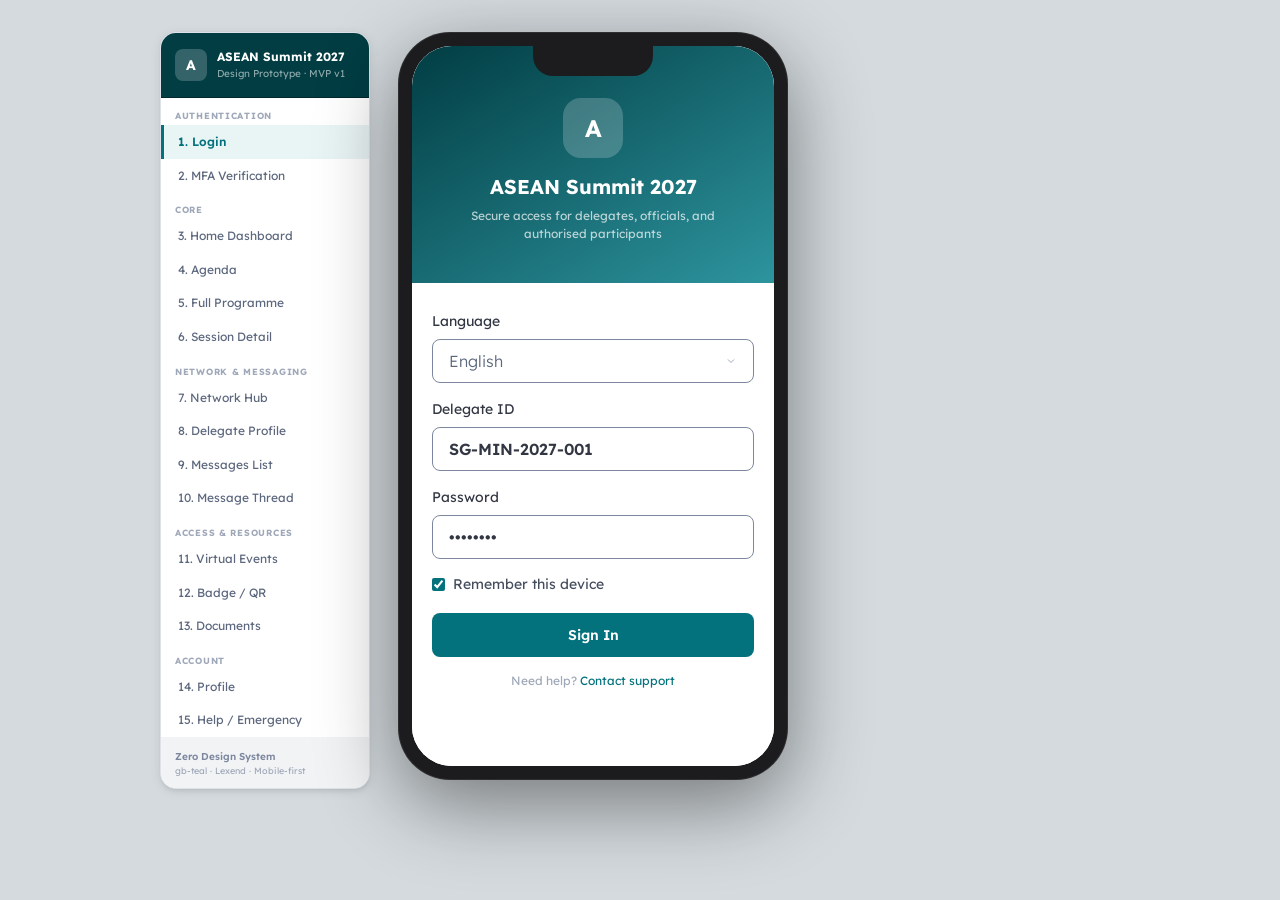
<file: event-app/index.html>
<!DOCTYPE html>
<html lang="en">
<head>
  <meta charset="UTF-8" />
  <meta name="viewport" content="width=device-width, initial-scale=1.0" />
  <title>ASEAN Summit 2027 — App Prototype</title>
  <link rel="stylesheet" href="styles.css" />
</head>
<body>

<div class="proto-layout">

  <!-- ── Screen Navigator ──────────────────────────────────────── -->
  <aside class="screen-nav">
    <div class="screen-nav-header">
      <div class="nav-logo">A</div>
      <div>
        <div class="nav-product-name">ASEAN Summit 2027</div>
        <div class="nav-product-sub">Design Prototype · MVP v1</div>
      </div>
    </div>
    <div class="nav-section-label">Authentication</div>
    <div class="nav-item active" data-screen="login">1. Login</div>
    <div class="nav-item" data-screen="mfa">2. MFA Verification</div>
    <div class="nav-section-label">Core</div>
    <div class="nav-item" data-screen="home">3. Home Dashboard</div>
    <div class="nav-item" data-screen="agenda">4. Agenda</div>
    <div class="nav-item" data-screen="programme">5. Full Programme</div>
    <div class="nav-item" data-screen="session">6. Session Detail</div>
    <div class="nav-section-label">Network &amp; Messaging</div>
    <div class="nav-item" data-screen="network">7. Network Hub</div>
    <div class="nav-item" data-screen="delegate">8. Delegate Profile</div>
    <div class="nav-item" data-screen="messages">9. Messages List</div>
    <div class="nav-item" data-screen="thread">10. Message Thread</div>
    <div class="nav-section-label">Access &amp; Resources</div>
    <div class="nav-item" data-screen="virtual">11. Virtual Events</div>
    <div class="nav-item" data-screen="badge">12. Badge / QR</div>
    <div class="nav-item" data-screen="docs">13. Documents</div>
    <div class="nav-section-label">Account</div>
    <div class="nav-item" data-screen="profile">14. Profile</div>
    <div class="nav-item" data-screen="help">15. Help / Emergency</div>
    <div class="nav-footer">
      <div class="nav-footer-label">Zero Design System</div>
      <div class="nav-footer-sub">gb-teal · Lexend · Mobile-first</div>
    </div>
  </aside>

  <!-- ── Device Frame ───────────────────────────────────────────── -->
  <div class="device-area">
    <div class="device-chrome">
      <div class="device-notch"></div>
      <div class="device-screen" id="device-screen">

        <!-- 1. LOGIN -->
        <div class="screen active" id="s-login">
          <div class="login-hero">
            <div class="login-logo-mark">A</div>
            <h1 class="login-title">ASEAN Summit 2027</h1>
            <p class="login-sub">Secure access for delegates, officials, and authorised participants</p>
          </div>
          <div class="login-form">
            <div class="form-field">
              <label class="form-label">Language</label>
              <select class="form-select">
                <option>English</option><option>Bahasa Melayu</option>
                <option>Thai</option><option>Vietnamese</option><option>Filipino</option>
              </select>
            </div>
            <div class="form-field">
              <label class="form-label">Delegate ID</label>
              <input class="form-input filled" type="text" value="SG-MIN-2027-001" placeholder="Enter your diplomatic ID" />
            </div>
            <div class="form-field">
              <label class="form-label">Password</label>
              <input class="form-input filled" type="password" value="••••••••" />
            </div>
            <div class="form-check-row">
              <input type="checkbox" id="remember" checked style="accent-color:var(--brand-60)" />
              <label for="remember">Remember this device</label>
            </div>
            <button class="btn-primary" style="width:100%" onclick="go('mfa')">Sign In</button>
            <p style="text-align:center;margin-top:16px;font-size:12px;color:var(--gc-40)">
              Need help? <span style="color:var(--brand-60);cursor:pointer">Contact support</span>
            </p>
          </div>
        </div>

        <!-- 2. MFA -->
        <div class="screen" id="s-mfa">
          <div class="mfa-wrap">
            <div class="mfa-icon">
              <svg viewBox="0 0 24 24"><rect x="5" y="11" width="14" height="10" rx="2"/><path d="M8 11V7a4 4 0 0 1 8 0v4"/></svg>
            </div>
            <div class="mfa-title">Verify your identity</div>
            <p class="mfa-sub">Enter the 6-digit code sent to your registered device ending in ••• 4821</p>
            <div class="otp-row">
              <div class="otp-box filled">3</div><div class="otp-box filled">7</div>
              <div class="otp-box filled">4</div><div class="otp-box">_</div>
              <div class="otp-box">_</div><div class="otp-box">_</div>
            </div>
            <button class="btn-primary" style="width:100%" onclick="go('home')">Verify</button>
            <div class="mfa-links"><a>Resend code</a><a>Use another method</a></div>
          </div>
        </div>

        <!-- 3. HOME DASHBOARD -->
        <div class="screen" id="s-home">
          <div class="status-bar"><span>9:41</span><span>Summit Day 2</span></div>
          <div class="top-header">
            <div>
              <div class="top-header-title">ASEAN Summit 2027</div>
              <div class="top-header-sub">Good morning, Dr. Chen</div>
            </div>
            <div class="top-header-icons">
              <svg viewBox="0 0 24 24"><path d="M18 8A6 6 0 0 0 6 8c0 7-3 9-3 9h18s-3-2-3-9"/><path d="M13.73 21a2 2 0 0 1-3.46 0"/></svg>
              <svg viewBox="0 0 24 24"><circle cx="12" cy="8" r="4"/><path d="M20 21a8 8 0 1 0-16 0"/></svg>
            </div>
          </div>
          <div class="screen-body">
            <div class="alert-banner"><strong>Room change:</strong> Regional Security Dialogue now at Hall B</div>
            <div class="section-label">Next Up</div>
            <div class="card" style="border-left:3px solid var(--brand-60)">
              <div style="display:flex;justify-content:space-between;align-items:flex-start">
                <div>
                  <span class="tag tag-hybrid" style="margin-bottom:6px;display:inline-flex">Hybrid</span>
                  <div class="card-title">ASEAN Digital Economy Integration</div>
                  <div class="card-sub">09:00 – 10:15 · Orchid Ballroom 2</div>
                </div>
                <div style="font-size:20px;font-weight:700;color:var(--brand-60);flex-shrink:0;margin-left:8px">09:00</div>
              </div>
              <div class="btn-row">
                <button class="btn-primary" onclick="go('badge')">Show QR</button>
                <button class="btn-secondary" onclick="go('session')">View Details</button>
              </div>
            </div>
            <div class="section-label">Today at a Glance</div>
            <div class="card">
              <div style="display:flex;flex-direction:column;gap:8px">
                <div style="display:flex;gap:10px;align-items:center"><div style="width:3px;height:32px;background:var(--brand-60);border-radius:2px;flex-shrink:0"></div><div><div style="font-size:12px;font-weight:600;color:var(--gc-80)">09:00 Digital Economy Integration</div><div style="font-size:10px;color:var(--gc-50)">Orchid Ballroom 2</div></div></div>
                <div style="display:flex;gap:10px;align-items:center"><div style="width:3px;height:32px;background:var(--warn);border-radius:2px;flex-shrink:0"></div><div><div style="font-size:12px;font-weight:600;color:var(--gc-80)">11:30 Bilateral: SG–TH Infrastructure</div><div style="font-size:10px;color:var(--warn)">Time conflict detected</div></div></div>
                <div style="display:flex;gap:10px;align-items:center"><div style="width:3px;height:32px;background:var(--gc-30);border-radius:2px;flex-shrink:0"></div><div><div style="font-size:12px;font-weight:600;color:var(--gc-80)">15:00 Regional Security Dialogue</div><div style="font-size:10px;color:var(--gc-50)">Hall B · Hybrid</div></div></div>
              </div>
            </div>
            <div class="section-label">Quick Actions</div>
            <div class="quick-actions">
              <div class="qa-btn" onclick="go('badge')"><svg viewBox="0 0 24 24"><rect x="3" y="3" width="7" height="7" rx="1"/><rect x="14" y="3" width="7" height="7" rx="1"/><rect x="3" y="14" width="7" height="7" rx="1"/><rect x="14" y="14" width="7" height="7" rx="1"/></svg><span>Show my QR</span></div>
              <div class="qa-btn" onclick="go('virtual')"><svg viewBox="0 0 24 24"><polygon points="23 7 16 12 23 17 23 7"/><rect x="1" y="5" width="15" height="14" rx="2"/></svg><span>Join virtual session</span></div>
              <div class="qa-btn" onclick="go('docs')"><svg viewBox="0 0 24 24"><path d="M14 2H6a2 2 0 0 0-2 2v16a2 2 0 0 0 2 2h12a2 2 0 0 0 2-2V8z"/><polyline points="14 2 14 8 20 8"/></svg><span>Documents</span></div>
              <div class="qa-btn" onclick="go('messages')"><svg viewBox="0 0 24 24"><path d="M21 15a2 2 0 0 1-2 2H7l-4 4V5a2 2 0 0 1 2-2h14a2 2 0 0 1 2 2z"/></svg><span>Messages</span></div>
            </div>
            <div class="section-label">Suggested Connections</div>
            <div class="card">
              <div style="display:flex;gap:10px;align-items:center;margin-bottom:10px">
                <div class="avatar">AR</div>
                <div><div style="font-size:12px;font-weight:600;color:var(--gc-90)">Ahmad Rahman</div><div style="font-size:10px;color:var(--gc-50)">Deputy Minister, Malaysia</div></div>
                <button class="btn-primary" style="padding:8px 12px;font-size:12px;margin-left:auto" onclick="go('delegate')">Connect</button>
              </div>
              <div style="display:flex;gap:10px;align-items:center">
                <div class="avatar">PS</div>
                <div><div style="font-size:12px;font-weight:600;color:var(--gc-90)">Priya Sharma</div><div style="font-size:10px;color:var(--gc-50)">Senior Advisor, India</div></div>
                <button class="btn-primary" style="padding:8px 12px;font-size:12px;margin-left:auto" onclick="go('delegate')">Connect</button>
              </div>
            </div>
            <div class="section-label">Recent Messages</div>
            <div class="msg-row" onclick="go('thread')" style="border-radius:var(--radius-lg);border:1px solid var(--gc-20);margin:0 12px 14px">
              <div class="avatar avatar-dark" style="width:32px;height:32px;font-size:10px">CG</div>
              <div style="flex:1"><div style="font-size:12px;font-weight:600;color:var(--gc-90)">CLMV Group</div><div class="msg-preview">Prep call at 18:00 confirmed</div></div>
              <div class="msg-time">11:42</div>
            </div>
          </div>
          <nav class="bottom-tab">
            <div class="tab-item active"><svg viewBox="0 0 24 24"><path d="M3 9l9-7 9 7v11a2 2 0 0 1-2 2H5a2 2 0 0 1-2-2z"/><polyline points="9 22 9 12 15 12 15 22"/></svg><span>Home</span></div>
            <div class="tab-item" onclick="go('agenda')"><svg viewBox="0 0 24 24"><rect x="3" y="4" width="18" height="18" rx="2"/><line x1="16" y1="2" x2="16" y2="6"/><line x1="8" y1="2" x2="8" y2="6"/><line x1="3" y1="10" x2="21" y2="10"/></svg><span>Agenda</span></div>
            <div class="tab-item" onclick="go('network')"><svg viewBox="0 0 24 24"><path d="M17 21v-2a4 4 0 0 0-4-4H5a4 4 0 0 0-4 4v2"/><circle cx="9" cy="7" r="4"/><path d="M23 21v-2a4 4 0 0 0-3-3.87"/><path d="M16 3.13a4 4 0 0 1 0 7.75"/></svg><span>Network</span></div>
            <div class="tab-item" onclick="go('messages')"><svg viewBox="0 0 24 24"><path d="M21 15a2 2 0 0 1-2 2H7l-4 4V5a2 2 0 0 1 2-2h14a2 2 0 0 1 2 2z"/></svg><span>Messages</span></div>
            <div class="tab-item" onclick="go('profile')"><svg viewBox="0 0 24 24"><circle cx="12" cy="8" r="4"/><path d="M20 21a8 8 0 1 0-16 0"/></svg><span>Profile</span></div>
          </nav>
        </div>

        <!-- 4. AGENDA -->
        <div class="screen" id="s-agenda">
          <div class="top-header">
            <div class="top-header-title">My Agenda</div>
            <div class="top-header-icons"><svg viewBox="0 0 24 24"><path d="M18 8A6 6 0 0 0 6 8c0 7-3 9-3 9h18s-3-2-3-9"/><path d="M13.73 21a2 2 0 0 1-3.46 0"/></svg></div>
          </div>
          <div class="page-tabs">
            <div class="page-tab active">Today</div><div class="page-tab">Tomorrow</div>
            <div class="page-tab" onclick="go('programme')">Full Programme</div><div class="page-tab">My Sessions</div>
          </div>
          <div class="search-bar">
            <div class="search-input-wrap">
              <svg class="search-input-icon" viewBox="0 0 24 24"><circle cx="11" cy="11" r="8"/><path d="m21 21-4.35-4.35"/></svg>
              <input class="search-input" type="text" placeholder="Search sessions" />
            </div>
          </div>
          <div class="filter-chips">
            <div class="chip active">All Tracks</div><div class="chip">Digital</div>
            <div class="chip">Security</div><div class="chip">Infrastructure</div><div class="chip">Virtual</div>
          </div>
          <div class="screen-body">
            <div class="card" onclick="go('session')" style="cursor:pointer">
              <div style="display:flex;justify-content:space-between;align-items:flex-start;margin-bottom:8px"><div style="font-size:11px;font-weight:600;color:var(--gc-50)">09:00 – 10:15</div><span class="tag tag-hybrid">Hybrid</span></div>
              <div class="card-title">ASEAN Digital Economy Integration</div>
              <div class="card-sub" style="margin-top:4px">Orchid Ballroom 2</div>
              <span class="tag tag-available" style="margin-top:8px;display:inline-flex">Available</span>
              <div class="btn-row">
                <button class="btn-primary" onclick="go('session');event.stopPropagation()">View</button>
                <button class="btn-secondary" onclick="event.stopPropagation()">Reminder</button>
              </div>
            </div>
            <div class="card">
              <div style="display:flex;justify-content:space-between;align-items:flex-start;margin-bottom:8px"><div style="font-size:11px;font-weight:600;color:var(--gc-50)">11:30 – 12:15</div><span class="tag tag-conflict">Conflict</span></div>
              <div class="card-title">Bilateral: Singapore–Thailand Infrastructure</div>
              <div class="card-sub" style="margin-top:4px">Jasmine Room 1</div>
              <div class="info-banner">Time conflict with another session</div>
              <div class="btn-row">
                <button class="btn-primary" onclick="go('session')">View</button>
                <button class="btn-secondary">Resolve Conflict</button>
              </div>
            </div>
            <div class="card">
              <div style="display:flex;justify-content:space-between;align-items:flex-start;margin-bottom:8px"><div style="font-size:11px;font-weight:600;color:var(--gc-50)">15:00 – 16:30</div><span class="tag tag-hybrid">Hybrid</span></div>
              <div class="card-title">Regional Security Dialogue</div>
              <div class="card-sub" style="margin-top:4px">Hall B (changed from Hall A)</div>
              <div class="btn-row">
                <button class="btn-primary" onclick="go('session')">View</button>
                <button class="btn-secondary" onclick="go('virtual')">Join Virtually</button>
              </div>
            </div>
            <div style="text-align:center;padding:14px">
              <button class="btn-secondary" onclick="go('programme')">Browse all sessions</button>
            </div>
          </div>
          <nav class="bottom-tab">
            <div class="tab-item" onclick="go('home')"><svg viewBox="0 0 24 24"><path d="M3 9l9-7 9 7v11a2 2 0 0 1-2 2H5a2 2 0 0 1-2-2z"/><polyline points="9 22 9 12 15 12 15 22"/></svg><span>Home</span></div>
            <div class="tab-item active"><svg viewBox="0 0 24 24"><rect x="3" y="4" width="18" height="18" rx="2"/><line x1="16" y1="2" x2="16" y2="6"/><line x1="8" y1="2" x2="8" y2="6"/><line x1="3" y1="10" x2="21" y2="10"/></svg><span>Agenda</span></div>
            <div class="tab-item" onclick="go('network')"><svg viewBox="0 0 24 24"><path d="M17 21v-2a4 4 0 0 0-4-4H5a4 4 0 0 0-4 4v2"/><circle cx="9" cy="7" r="4"/><path d="M23 21v-2a4 4 0 0 0-3-3.87"/><path d="M16 3.13a4 4 0 0 1 0 7.75"/></svg><span>Network</span></div>
            <div class="tab-item" onclick="go('messages')"><svg viewBox="0 0 24 24"><path d="M21 15a2 2 0 0 1-2 2H7l-4 4V5a2 2 0 0 1 2-2h14a2 2 0 0 1 2 2z"/></svg><span>Messages</span></div>
            <div class="tab-item" onclick="go('profile')"><svg viewBox="0 0 24 24"><circle cx="12" cy="8" r="4"/><path d="M20 21a8 8 0 1 0-16 0"/></svg><span>Profile</span></div>
          </nav>
        </div>

        <!-- 5. FULL PROGRAMME -->
        <div class="screen" id="s-programme">
          <div class="back-header">
            <div class="back-btn" onclick="go('agenda')"><svg viewBox="0 0 24 24"><polyline points="15 18 9 12 15 6"/></svg></div>
            <div class="back-header-title">Full Programme</div>
          </div>
          <div class="search-bar">
            <div class="search-input-wrap">
              <svg class="search-input-icon" viewBox="0 0 24 24"><circle cx="11" cy="11" r="8"/><path d="m21 21-4.35-4.35"/></svg>
              <input class="search-input" type="text" placeholder="Search all sessions" />
            </div>
          </div>
          <div class="filter-chips">
            <div class="chip active">All</div><div class="chip">Day 1</div><div class="chip">Day 2</div>
            <div class="chip">Day 3</div><div class="chip">In-person</div><div class="chip">Virtual</div>
          </div>
          <div class="screen-body">
            <div class="section-label">Day 2 — 15 March 2027</div>
            <div class="card" onclick="go('session')" style="cursor:pointer"><div style="display:flex;justify-content:space-between;align-items:flex-start"><div><div style="font-size:11px;color:var(--gc-50);margin-bottom:4px">09:00 – 10:15</div><div class="card-title">ASEAN Digital Economy Integration</div><div class="card-sub">Orchid Ballroom 2</div></div><span class="tag tag-hybrid">Hybrid</span></div></div>
            <div class="card" onclick="go('session')" style="cursor:pointer"><div style="display:flex;justify-content:space-between;align-items:flex-start"><div><div style="font-size:11px;color:var(--gc-50);margin-bottom:4px">11:30 – 12:15</div><div class="card-title">Bilateral: SG–TH Infrastructure</div><div class="card-sub">Jasmine Room 1</div></div><span style="font-size:10px;color:var(--gc-40)">In-person</span></div></div>
            <div class="card" onclick="go('session')" style="cursor:pointer"><div style="display:flex;justify-content:space-between;align-items:flex-start"><div><div style="font-size:11px;color:var(--gc-50);margin-bottom:4px">14:00 – 15:00</div><div class="card-title">Climate Resilience Forum</div><div class="card-sub">Orchid Ballroom 1</div></div><span class="tag tag-hybrid">Hybrid</span></div></div>
            <div class="card" onclick="go('session')" style="cursor:pointer"><div style="display:flex;justify-content:space-between;align-items:flex-start"><div><div style="font-size:11px;color:var(--gc-50);margin-bottom:4px">15:00 – 16:30</div><div class="card-title">Regional Security Dialogue</div><div class="card-sub">Hall B</div></div><span class="tag tag-hybrid">Hybrid</span></div></div>
            <div class="card" onclick="go('session')" style="cursor:pointer"><div style="display:flex;justify-content:space-between;align-items:flex-start"><div><div style="font-size:11px;color:var(--gc-50);margin-bottom:4px">16:00 – 17:00</div><div class="card-title">ASEAN–China Strategic Partnership</div><div class="card-sub">Virtual Only</div></div><span class="tag tag-virtual">Virtual</span></div></div>
            <div class="spacer-bottom"></div>
          </div>
          <nav class="bottom-tab">
            <div class="tab-item" onclick="go('home')"><svg viewBox="0 0 24 24"><path d="M3 9l9-7 9 7v11a2 2 0 0 1-2 2H5a2 2 0 0 1-2-2z"/><polyline points="9 22 9 12 15 12 15 22"/></svg><span>Home</span></div>
            <div class="tab-item active"><svg viewBox="0 0 24 24"><rect x="3" y="4" width="18" height="18" rx="2"/><line x1="16" y1="2" x2="16" y2="6"/><line x1="8" y1="2" x2="8" y2="6"/><line x1="3" y1="10" x2="21" y2="10"/></svg><span>Agenda</span></div>
            <div class="tab-item" onclick="go('network')"><svg viewBox="0 0 24 24"><path d="M17 21v-2a4 4 0 0 0-4-4H5a4 4 0 0 0-4 4v2"/><circle cx="9" cy="7" r="4"/><path d="M23 21v-2a4 4 0 0 0-3-3.87"/><path d="M16 3.13a4 4 0 0 1 0 7.75"/></svg><span>Network</span></div>
            <div class="tab-item" onclick="go('messages')"><svg viewBox="0 0 24 24"><path d="M21 15a2 2 0 0 1-2 2H7l-4 4V5a2 2 0 0 1 2-2h14a2 2 0 0 1 2 2z"/></svg><span>Messages</span></div>
            <div class="tab-item" onclick="go('profile')"><svg viewBox="0 0 24 24"><circle cx="12" cy="8" r="4"/><path d="M20 21a8 8 0 1 0-16 0"/></svg><span>Profile</span></div>
          </nav>
        </div>

        <!-- 6. SESSION DETAIL -->
        <div class="screen" id="s-session">
          <div class="back-header">
            <div class="back-btn" onclick="go('agenda')"><svg viewBox="0 0 24 24"><polyline points="15 18 9 12 15 6"/></svg></div>
            <div class="back-header-title">Session Detail</div>
            <div class="back-header-actions">
              <svg viewBox="0 0 24 24"><path d="m19 21-7-5-7 5V5a2 2 0 0 1 2-2h10a2 2 0 0 1 2 2z"/></svg>
              <svg viewBox="0 0 24 24"><circle cx="18" cy="5" r="3"/><circle cx="6" cy="12" r="3"/><circle cx="18" cy="19" r="3"/><line x1="8.59" y1="13.51" x2="15.42" y2="17.49"/><line x1="15.41" y1="6.51" x2="8.59" y2="10.49"/></svg>
            </div>
          </div>
          <div class="session-hero">
            <span class="tag tag-hybrid" style="margin-bottom:8px;display:inline-flex">Hybrid</span>
            <div class="session-hero-title">ASEAN Digital Economy Integration</div>
            <div class="session-hero-meta">09:00 – 10:15 · Orchid Ballroom 2<br>Available seats: 24</div>
          </div>
          <div class="session-actions">
            <button class="btn-primary" style="flex:1" onclick="go('badge')">Check In</button>
            <button class="btn-secondary" style="flex:1" onclick="go('virtual')">Join Virtually</button>
          </div>
          <div class="screen-body">
            <div class="section-label">About this session</div>
            <div class="card"><p style="font-size:12px;color:var(--gc-70);line-height:1.6">Regional approaches to digital trade frameworks, policy alignment across ASEAN member states, and cross-border innovation partnerships.</p></div>
            <div class="section-label">Speakers</div>
            <div class="card">
              <div style="display:flex;align-items:center;gap:10px;margin-bottom:10px"><div class="avatar">SC</div><div><div style="font-size:12px;font-weight:600;color:var(--gc-90)">Dr. Sarah Chen</div><div style="font-size:10px;color:var(--gc-50)">Trade Minister, Singapore</div></div></div>
              <div class="divider"></div>
              <div style="display:flex;align-items:center;gap:10px;margin-top:10px"><div class="avatar">NV</div><div><div style="font-size:12px;font-weight:600;color:var(--gc-90)">H.E. Nguyen Van Minh</div><div style="font-size:10px;color:var(--gc-50)">Ambassador, Vietnam</div></div></div>
            </div>
            <div class="section-label">Related Documents</div>
            <div class="card" style="padding:0;overflow:hidden">
              <div class="doc-row" onclick="go('docs')" style="border-bottom:1px solid var(--gc-10)">
                <div class="doc-icon"><svg viewBox="0 0 24 24"><path d="M14 2H6a2 2 0 0 0-2 2v16a2 2 0 0 0 2 2h12a2 2 0 0 0 2-2V8z"/><polyline points="14 2 14 8 20 8"/></svg></div>
                <div style="flex:1"><div style="font-size:12px;font-weight:600;color:var(--gc-80)">Joint Statement on Digital Connectivity</div></div>
                <span class="offline-badge">Offline</span>
              </div>
              <div class="doc-row" onclick="go('docs')">
                <div class="doc-icon"><svg viewBox="0 0 24 24"><path d="M14 2H6a2 2 0 0 0-2 2v16a2 2 0 0 0 2 2h12a2 2 0 0 0 2-2V8z"/><polyline points="14 2 14 8 20 8"/></svg></div>
                <div style="flex:1"><div style="font-size:12px;font-weight:600;color:var(--gc-80)">Session Notes: Prior Working Draft</div></div>
                <span class="secure-badge">Secure</span>
              </div>
            </div>
            <div class="section-label">Discussion</div>
            <div class="card" style="margin-bottom:14px"><button class="btn-secondary" style="width:100%">Open session thread</button></div>
          </div>
        </div>

        <!-- 7. NETWORK HUB -->
        <div class="screen" id="s-network">
          <div class="top-header">
            <div class="top-header-title">Network</div>
            <div class="top-header-icons"><svg viewBox="0 0 24 24"><path d="M18 8A6 6 0 0 0 6 8c0 7-3 9-3 9h18s-3-2-3-9"/><path d="M13.73 21a2 2 0 0 1-3.46 0"/></svg></div>
          </div>
          <div class="page-tabs">
            <div class="page-tab active">Discover</div><div class="page-tab">My Connections</div>
            <div class="page-tab">Business Cards</div><div class="page-tab">Groups</div>
          </div>
          <div class="search-bar">
            <div class="search-input-wrap">
              <svg class="search-input-icon" viewBox="0 0 24 24"><circle cx="11" cy="11" r="8"/><path d="m21 21-4.35-4.35"/></svg>
              <input class="search-input" type="text" placeholder="Search delegates" />
            </div>
          </div>
          <div class="filter-chips">
            <div class="chip active">All</div><div class="chip">Country</div>
            <div class="chip">Role</div><div class="chip">Organisation</div>
          </div>
          <div class="screen-body">
            <div class="section-label">People You Should Meet</div>
            <div class="suggest-card" onclick="go('delegate')">
              <div style="display:flex;align-items:center;gap:10px"><div class="avatar">AR</div><div style="flex:1"><div style="font-size:13px;font-weight:600;color:var(--gc-90)">Ahmad Rahman</div><div style="font-size:11px;color:var(--gc-50)">Deputy Minister, Malaysia</div><span class="suggest-reason">Digital economy and trade alignment</span></div></div>
              <div class="btn-row"><button class="btn-primary" onclick="event.stopPropagation()">Connect</button><button class="btn-secondary" onclick="go('delegate');event.stopPropagation()">View Profile</button></div>
            </div>
            <div class="suggest-card" onclick="go('delegate')">
              <div style="display:flex;align-items:center;gap:10px"><div class="avatar">PS</div><div style="flex:1"><div style="font-size:13px;font-weight:600;color:var(--gc-90)">Priya Sharma</div><div style="font-size:11px;color:var(--gc-50)">Senior Advisor, India</div><span class="suggest-reason">Session overlap and policy interests</span></div></div>
              <div class="btn-row"><button class="btn-primary" onclick="event.stopPropagation()">Connect</button><button class="btn-secondary" onclick="go('delegate');event.stopPropagation()">View Profile</button></div>
            </div>
            <div class="suggest-card">
              <div style="display:flex;align-items:center;gap:10px"><div class="avatar">LT</div><div style="flex:1"><div style="font-size:13px;font-weight:600;color:var(--gc-90)">Dr. Le Thanh</div><div style="font-size:11px;color:var(--gc-50)">Director General, Vietnam</div><span class="suggest-reason">Regional security and logistics</span></div></div>
              <div class="btn-row"><button class="btn-primary">Connect</button><button class="btn-secondary" onclick="go('delegate')">View Profile</button></div>
            </div>
            <button class="btn-full" onclick="go('badge')" style="margin-bottom:14px">Scan QR to Connect</button>
          </div>
          <nav class="bottom-tab">
            <div class="tab-item" onclick="go('home')"><svg viewBox="0 0 24 24"><path d="M3 9l9-7 9 7v11a2 2 0 0 1-2 2H5a2 2 0 0 1-2-2z"/><polyline points="9 22 9 12 15 12 15 22"/></svg><span>Home</span></div>
            <div class="tab-item" onclick="go('agenda')"><svg viewBox="0 0 24 24"><rect x="3" y="4" width="18" height="18" rx="2"/><line x1="16" y1="2" x2="16" y2="6"/><line x1="8" y1="2" x2="8" y2="6"/><line x1="3" y1="10" x2="21" y2="10"/></svg><span>Agenda</span></div>
            <div class="tab-item active"><svg viewBox="0 0 24 24"><path d="M17 21v-2a4 4 0 0 0-4-4H5a4 4 0 0 0-4 4v2"/><circle cx="9" cy="7" r="4"/><path d="M23 21v-2a4 4 0 0 0-3-3.87"/><path d="M16 3.13a4 4 0 0 1 0 7.75"/></svg><span>Network</span></div>
            <div class="tab-item" onclick="go('messages')"><svg viewBox="0 0 24 24"><path d="M21 15a2 2 0 0 1-2 2H7l-4 4V5a2 2 0 0 1 2-2h14a2 2 0 0 1 2 2z"/></svg><span>Messages</span></div>
            <div class="tab-item" onclick="go('profile')"><svg viewBox="0 0 24 24"><circle cx="12" cy="8" r="4"/><path d="M20 21a8 8 0 1 0-16 0"/></svg><span>Profile</span></div>
          </nav>
        </div>

        <!-- 8. DELEGATE PROFILE -->
        <div class="screen" id="s-delegate">
          <div class="back-header"><div class="back-btn" onclick="go('network')"><svg viewBox="0 0 24 24"><polyline points="15 18 9 12 15 6"/></svg></div><div class="back-header-title">Ahmad Rahman</div></div>
          <div class="screen-body">
            <div style="background:#fff;padding:24px 16px;text-align:center;border-bottom:1px solid var(--gc-20)">
              <div class="avatar" style="width:72px;height:72px;font-size:22px;margin:0 auto 12px">AR</div>
              <div style="font-size:17px;font-weight:700;color:var(--gc-90)">Ahmad Rahman</div>
              <div style="font-size:12px;color:var(--gc-50);margin-top:4px">Deputy Minister, Malaysia</div>
              <div style="display:flex;gap:6px;justify-content:center;flex-wrap:wrap;margin-top:10px">
                <span class="tag tag-hybrid">Malaysia</span><span class="tag tag-hybrid">Infrastructure</span><span class="tag tag-hybrid">Trade</span>
              </div>
            </div>
            <div class="section-label">About</div>
            <div class="card"><p style="font-size:12px;color:var(--gc-70);line-height:1.6">Deputy Minister working on cross-border infrastructure development and regional economic cooperation across ASEAN member states.</p></div>
            <div class="section-label">Mutual Interests</div>
            <div class="card">
              <div style="display:flex;flex-direction:column;gap:8px">
                <div style="display:flex;align-items:center;gap:8px"><div style="width:6px;height:6px;border-radius:50%;background:var(--brand-60);flex-shrink:0"></div><span style="font-size:12px;color:var(--gc-80)">Infrastructure financing</span></div>
                <div style="display:flex;align-items:center;gap:8px"><div style="width:6px;height:6px;border-radius:50%;background:var(--brand-60);flex-shrink:0"></div><span style="font-size:12px;color:var(--gc-80)">Regional logistics</span></div>
                <div style="display:flex;align-items:center;gap:8px"><div style="width:6px;height:6px;border-radius:50%;background:var(--brand-60);flex-shrink:0"></div><span style="font-size:12px;color:var(--gc-80)">Trade facilitation</span></div>
              </div>
            </div>
            <button class="btn-full" onclick="go('thread')">Send Message</button>
            <button class="btn-full-secondary">Exchange Business Card</button>
            <button class="btn-full-secondary" style="margin-bottom:14px">Request Meeting</button>
          </div>
        </div>

        <!-- 9. MESSAGES LIST -->
        <div class="screen" id="s-messages">
          <div class="top-header">
            <div class="top-header-title">Messages</div>
            <div class="top-header-icons"><svg viewBox="0 0 24 24"><path d="M11 4H4a2 2 0 0 0-2 2v14a2 2 0 0 0 2 2h14a2 2 0 0 0 2-2v-7"/><path d="M18.5 2.5a2.121 2.121 0 0 1 3 3L12 15l-4 1 1-4 9.5-9.5z"/></svg></div>
          </div>
          <div class="page-tabs">
            <div class="page-tab active">All Messages</div><div class="page-tab">Groups</div><div class="page-tab">Announcements</div>
          </div>
          <div class="search-bar">
            <div class="search-input-wrap">
              <svg class="search-input-icon" viewBox="0 0 24 24"><circle cx="11" cy="11" r="8"/><path d="m21 21-4.35-4.35"/></svg>
              <input class="search-input" type="text" placeholder="Search conversations" />
            </div>
          </div>
          <div class="screen-body">
            <div style="background:#fff">
              <div class="msg-row" onclick="go('thread')"><div class="avatar avatar-dark" style="width:42px;height:42px;font-size:12px">CG</div><div style="flex:1"><div style="display:flex;justify-content:space-between;align-items:baseline"><div style="font-size:13px;font-weight:600;color:var(--gc-90)">CLMV Economic Ministers</div><div class="msg-time">11:42</div></div><div class="msg-preview">Ahmad: Tomorrow's prep call confirmed at 18:00</div></div></div>
              <div class="divider"></div>
              <div class="msg-row" onclick="go('thread')"><div class="avatar" style="width:42px;height:42px;font-size:12px">PS</div><div style="flex:1"><div style="display:flex;justify-content:space-between;align-items:baseline"><div style="font-size:13px;font-weight:600;color:var(--gc-90)">Priya Sharma</div><div class="msg-time">10:15</div></div><div class="msg-preview">Draft MOU ready for your review</div></div></div>
              <div class="divider"></div>
              <div class="msg-row" onclick="go('thread')"><div class="avatar" style="width:42px;height:42px;font-size:12px">AR</div><div style="flex:1"><div style="display:flex;justify-content:space-between;align-items:baseline"><div style="font-size:13px;font-weight:600;color:var(--gc-90)">Ahmad Rahman</div><div class="msg-time">09:10</div></div><div class="msg-preview">Coffee meeting moved to MBS Lobby</div></div></div>
              <div class="divider"></div>
              <div class="msg-row" onclick="go('thread')"><div class="avatar avatar-green" style="width:42px;height:42px;font-size:12px">SA</div><div style="flex:1"><div style="display:flex;justify-content:space-between;align-items:baseline"><div style="font-size:13px;font-weight:600;color:var(--gc-90)">Summit Announcements</div><div class="msg-time">08:30</div></div><div class="msg-preview">Room change: Security Dialogue now Hall B</div></div></div>
            </div>
          </div>
          <nav class="bottom-tab">
            <div class="tab-item" onclick="go('home')"><svg viewBox="0 0 24 24"><path d="M3 9l9-7 9 7v11a2 2 0 0 1-2 2H5a2 2 0 0 1-2-2z"/><polyline points="9 22 9 12 15 12 15 22"/></svg><span>Home</span></div>
            <div class="tab-item" onclick="go('agenda')"><svg viewBox="0 0 24 24"><rect x="3" y="4" width="18" height="18" rx="2"/><line x1="16" y1="2" x2="16" y2="6"/><line x1="8" y1="2" x2="8" y2="6"/><line x1="3" y1="10" x2="21" y2="10"/></svg><span>Agenda</span></div>
            <div class="tab-item" onclick="go('network')"><svg viewBox="0 0 24 24"><path d="M17 21v-2a4 4 0 0 0-4-4H5a4 4 0 0 0-4 4v2"/><circle cx="9" cy="7" r="4"/><path d="M23 21v-2a4 4 0 0 0-3-3.87"/><path d="M16 3.13a4 4 0 0 1 0 7.75"/></svg><span>Network</span></div>
            <div class="tab-item active"><svg viewBox="0 0 24 24"><path d="M21 15a2 2 0 0 1-2 2H7l-4 4V5a2 2 0 0 1 2-2h14a2 2 0 0 1 2 2z"/></svg><span>Messages</span></div>
            <div class="tab-item" onclick="go('profile')"><svg viewBox="0 0 24 24"><circle cx="12" cy="8" r="4"/><path d="M20 21a8 8 0 1 0-16 0"/></svg><span>Profile</span></div>
          </nav>
        </div>

        <!-- 10. MESSAGE THREAD — Fix 5: plain date text; Fix 6: white received bubbles -->
        <div class="screen" id="s-thread">
          <div class="back-header">
            <div class="back-btn" onclick="go('messages')"><svg viewBox="0 0 24 24"><polyline points="15 18 9 12 15 6"/></svg></div>
            <div style="display:flex;align-items:center;gap:8px;flex:1">
              <div class="avatar" style="width:30px;height:30px;font-size:10px">PS</div>
              <div><div class="back-header-title" style="font-size:14px">Priya Sharma</div><div style="color:rgba(255,255,255,.65);font-size:10px">Senior Advisor, India</div></div>
            </div>
            <div class="back-header-actions"><svg viewBox="0 0 24 24"><circle cx="12" cy="12" r="1"/><circle cx="19" cy="12" r="1"/><circle cx="5" cy="12" r="1"/></svg></div>
          </div>
          <div class="chat-area">
            <!-- Fix 5: no pill background, just plain text -->
            <div class="chat-date-divider"><span>Today · 09:00</span></div>
            <!-- Fix 6: white bg on received -->
            <div class="chat-bubble-them">Draft MOU ready for your review — I've sent it to the shared folder.</div>
            <div class="chat-timestamp left">10:15</div>
            <div class="chat-bubble-me">Thanks Priya, I'll review before the 2 PM session.</div>
            <div class="chat-timestamp right">10:22</div>
            <div class="chat-bubble-them">I've also uploaded the revised summary with the new annexes included.</div>
            <div class="chat-timestamp left">10:45</div>
            <div class="chat-bubble-me">Perfect. See you at the session.</div>
            <div class="chat-timestamp right">11:02</div>
          </div>
          <div style="padding:5px 14px;background:#fff;border-top:1px solid var(--gc-20)">
            <span style="font-size:11px;color:var(--brand-60);cursor:pointer">Translate conversation</span>
          </div>
          <div class="chat-input-bar">
            <input class="chat-input" placeholder="Type your message" />
            <button class="btn-primary" style="padding:10px 16px">Send</button>
          </div>
        </div>

        <!-- 11. VIRTUAL EVENTS -->
        <div class="screen" id="s-virtual">
          <div class="back-header"><div class="back-btn" onclick="go('home')"><svg viewBox="0 0 24 24"><polyline points="15 18 9 12 15 6"/></svg></div><div class="back-header-title">Virtual Events</div></div>
          <div class="screen-body">
            <div class="section-label">Live Now</div>
            <div class="virtual-live-card">
              <div class="virtual-live-top"><div class="live-dot"></div><span style="font-size:11px;font-weight:700;color:var(--neg)">LIVE</span><span style="font-size:11px;color:var(--gc-60)">340 watching</span></div>
              <div style="padding:12px 14px">
                <div style="font-size:13px;font-weight:600;color:var(--gc-90);margin-bottom:4px">Regional Security Dialogue</div>
                <div style="font-size:11px;color:var(--gc-50);margin-bottom:10px">Hall B · Hybrid session · Started 15 min ago</div>
                <button class="btn-primary" style="width:100%">Join Stream</button>
              </div>
            </div>
            <div class="section-label">Upcoming Virtual</div>
            <div class="card"><div style="display:flex;justify-content:space-between;align-items:flex-start"><div><div style="font-size:13px;font-weight:600;color:var(--gc-90)">Climate Resilience Forum</div><div style="font-size:11px;color:var(--gc-50);margin-top:2px">Starts at 14:00</div></div><span style="font-size:10px;font-weight:600;color:var(--brand-60)">In 45 min</span></div></div>
            <div class="card"><div style="display:flex;justify-content:space-between;align-items:flex-start"><div><div style="font-size:13px;font-weight:600;color:var(--gc-90)">ASEAN–China Strategic Partnership</div><div style="font-size:11px;color:var(--gc-50);margin-top:2px">Starts at 16:00</div></div><span style="font-size:10px;font-weight:600;color:var(--gc-40)">In 2h 45m</span></div></div>
            <div class="section-label">Recordings</div>
            <div class="card">
              <div style="display:flex;flex-direction:column;gap:10px">
                <div style="display:flex;align-items:center;gap:10px"><div style="width:36px;height:36px;border-radius:8px;background:var(--gc-10);display:flex;align-items:center;justify-content:center;flex-shrink:0"><svg width="16" height="16" viewBox="0 0 24 24" fill="none" stroke="var(--brand-60)" stroke-width="1.5" stroke-linecap="round"><polygon points="5 3 19 12 5 21 5 3"/></svg></div><div><div style="font-size:12px;font-weight:600;color:var(--gc-80)">Maritime Security Cooperation</div><div style="font-size:10px;color:var(--gc-40)">Day 1 · 1h 12m</div></div></div>
                <div class="divider"></div>
                <div style="display:flex;align-items:center;gap:10px"><div style="width:36px;height:36px;border-radius:8px;background:var(--gc-10);display:flex;align-items:center;justify-content:center;flex-shrink:0"><svg width="16" height="16" viewBox="0 0 24 24" fill="none" stroke="var(--brand-60)" stroke-width="1.5" stroke-linecap="round"><polygon points="5 3 19 12 5 21 5 3"/></svg></div><div><div style="font-size:12px;font-weight:600;color:var(--gc-80)">Joint Press Briefing</div><div style="font-size:10px;color:var(--gc-40)">Day 1 · 38m</div></div></div>
              </div>
            </div>
            <div style="margin:10px 12px 14px;padding:12px 14px;background:#fff;border-radius:10px;border:1px solid var(--gc-20);display:flex;align-items:center;justify-content:space-between">
              <div><div style="font-size:12px;font-weight:600;color:var(--gc-80)">Having technical issues?</div><div style="font-size:10px;color:var(--gc-50);margin-top:2px">We're here to help</div></div>
              <button class="btn-secondary" style="font-size:12px;padding:8px 14px">Get Support</button>
            </div>
          </div>
        </div>

        <!-- 12. BADGE / QR -->
        <div class="screen" id="s-badge">
          <div class="back-header"><div class="back-btn" onclick="go('home')"><svg viewBox="0 0 24 24"><polyline points="15 18 9 12 15 6"/></svg></div><div class="back-header-title">My Badge</div></div>
          <div class="screen-body">
            <div style="background:#fff;border-radius:var(--radius-lg);border:1px solid var(--gc-20);padding:16px;margin:10px 12px 0;text-align:center">
              <div class="avatar" style="width:64px;height:64px;font-size:20px;margin:0 auto 10px">SC</div>
              <div style="font-size:16px;font-weight:700;color:var(--gc-90)">Dr. Sarah Chen</div>
              <div style="font-size:12px;color:var(--gc-50);margin-top:4px">Trade Minister, Singapore</div>
              <div style="margin-top:6px"><span class="tag tag-hybrid">Delegate Access</span></div>
            </div>
            <div style="background:#fff;border-radius:var(--radius-lg);border:1px solid var(--gc-20);margin:10px 12px 0;padding:20px 14px;text-align:center">
              <div class="qr-box" style="margin-bottom:12px"><div class="qr-inner"></div></div>
              <div style="font-size:11px;color:var(--gc-50);line-height:1.5">Use this code for session check-in<br>and authorised venue access</div>
              <div style="font-size:10px;font-weight:600;color:var(--brand-60);margin-top:8px;font-family:monospace;letter-spacing:.05em">SG-MIN-2027-001</div>
            </div>
            <button class="btn-full">Add to Wallet</button>
            <button class="btn-full-secondary" style="margin-bottom:14px">Share Business Card</button>
          </div>
        </div>

        <!-- 13. DOCUMENTS -->
        <div class="screen" id="s-docs">
          <div class="back-header"><div class="back-btn" onclick="go('home')"><svg viewBox="0 0 24 24"><polyline points="15 18 9 12 15 6"/></svg></div><div class="back-header-title">Documents &amp; Resources</div></div>
          <div class="search-bar">
            <div class="search-input-wrap">
              <svg class="search-input-icon" viewBox="0 0 24 24"><circle cx="11" cy="11" r="8"/><path d="m21 21-4.35-4.35"/></svg>
              <input class="search-input" type="text" placeholder="Search by title, topic, or session" />
            </div>
          </div>
          <div class="filter-chips">
            <div class="chip active">All</div><div class="chip">Session</div><div class="chip">My Access</div><div class="chip">Downloaded</div>
          </div>
          <div class="screen-body">
            <div class="section-label">Featured</div>
            <div style="background:#fff;margin:0 12px;border-radius:var(--radius-lg);border:1px solid var(--gc-20);overflow:hidden">
              <div class="doc-row" style="border-bottom:1px solid var(--gc-10)"><div class="doc-icon"><svg viewBox="0 0 24 24"><path d="M14 2H6a2 2 0 0 0-2 2v16a2 2 0 0 0 2 2h12a2 2 0 0 0 2-2V8z"/><polyline points="14 2 14 8 20 8"/></svg></div><div style="flex:1"><div style="font-size:12px;font-weight:600;color:var(--gc-80)">ASEAN Economic Community Blueprint 2025–2030</div><div style="font-size:10px;color:var(--gc-40);margin-top:2px">PDF · 4.2MB</div></div><span class="offline-badge">Offline</span></div>
              <div class="doc-row"><div class="doc-icon"><svg viewBox="0 0 24 24"><path d="M14 2H6a2 2 0 0 0-2 2v16a2 2 0 0 0 2 2h12a2 2 0 0 0 2-2V8z"/><polyline points="14 2 14 8 20 8"/></svg></div><div style="flex:1"><div style="font-size:12px;font-weight:600;color:var(--gc-80)">Joint Statement on Digital Connectivity</div><div style="font-size:10px;color:var(--gc-40);margin-top:2px">PDF · 1.8MB</div></div></div>
            </div>
            <div class="section-label">Session Documents</div>
            <div class="card" style="padding:0;overflow:hidden">
              <div style="padding:10px 14px;background:var(--brand-10);border-bottom:1px solid var(--brand-20)"><div style="font-size:11px;font-weight:600;color:var(--brand-70)">Digital Economy Integration</div></div>
              <div class="doc-row" style="border-bottom:1px solid var(--gc-10)"><div class="doc-icon"><svg viewBox="0 0 24 24"><path d="M14 2H6a2 2 0 0 0-2 2v16a2 2 0 0 0 2 2h12a2 2 0 0 0 2-2V8z"/><polyline points="14 2 14 8 20 8"/></svg></div><div style="flex:1"><div style="font-size:12px;font-weight:600;color:var(--gc-80)">Briefing paper</div></div><svg width="14" height="14" viewBox="0 0 24 24" fill="none" stroke="var(--brand-50)" stroke-width="2" stroke-linecap="round"><path d="M21 15v4a2 2 0 0 1-2 2H5a2 2 0 0 1-2-2v-4"/><polyline points="7 10 12 15 17 10"/><line x1="12" y1="15" x2="12" y2="3"/></svg></div>
              <div class="doc-row"><div class="doc-icon"><svg viewBox="0 0 24 24"><path d="M14 2H6a2 2 0 0 0-2 2v16a2 2 0 0 0 2 2h12a2 2 0 0 0 2-2V8z"/><polyline points="14 2 14 8 20 8"/></svg></div><div style="flex:1"><div style="font-size:12px;font-weight:600;color:var(--gc-80)">Speaker notes</div></div><svg width="14" height="14" viewBox="0 0 24 24" fill="none" stroke="var(--brand-50)" stroke-width="2" stroke-linecap="round"><path d="M21 15v4a2 2 0 0 1-2 2H5a2 2 0 0 1-2-2v-4"/><polyline points="7 10 12 15 17 10"/><line x1="12" y1="15" x2="12" y2="3"/></svg></div>
            </div>
            <div class="section-label">Downloaded</div>
            <div style="background:#fff;margin:0 12px;border-radius:var(--radius-lg);border:1px solid var(--gc-20);overflow:hidden;margin-bottom:14px">
              <div class="doc-row" style="border-bottom:1px solid var(--gc-10)"><div class="doc-icon"><svg viewBox="0 0 24 24"><path d="M14 2H6a2 2 0 0 0-2 2v16a2 2 0 0 0 2 2h12a2 2 0 0 0 2-2V8z"/><polyline points="14 2 14 8 20 8"/></svg></div><div style="flex:1"><div style="font-size:12px;font-weight:600;color:var(--gc-80)">Regional Security Dialogue Notes</div></div><span class="offline-badge">Offline</span></div>
              <div class="doc-row"><div class="doc-icon"><svg viewBox="0 0 24 24"><path d="M14 2H6a2 2 0 0 0-2 2v16a2 2 0 0 0 2 2h12a2 2 0 0 0 2-2V8z"/><polyline points="14 2 14 8 20 8"/></svg></div><div style="flex:1"><div style="font-size:12px;font-weight:600;color:var(--gc-80)">Draft MOU v2</div></div><span class="offline-badge">Offline</span></div>
            </div>
          </div>
        </div>

        <!-- 14. PROFILE -->
        <div class="screen" id="s-profile">
          <div class="status-bar"><span>9:41</span><span>Summit Day 2</span></div>
          <div class="profile-hero">
            <div class="profile-avatar">SC</div>
            <div class="profile-name">Dr. Sarah Chen</div>
            <div class="profile-role">Trade Minister, Singapore</div>
          </div>
          <div class="screen-body">
            <div class="stats-row">
              <div class="stat-card"><div class="stat-num">12</div><div class="stat-lbl">Sessions attended</div></div>
              <div class="stat-card"><div class="stat-num">8</div><div class="stat-lbl">Connections made</div></div>
              <div class="stat-card"><div class="stat-num">24</div><div class="stat-lbl">Messages sent</div></div>
            </div>
            <div class="section-label">My Account</div>
            <div class="menu-group">
              <div class="menu-item" onclick="go('badge')"><svg viewBox="0 0 24 24"><rect x="3" y="3" width="7" height="7" rx="1"/><rect x="14" y="3" width="7" height="7" rx="1"/><rect x="3" y="14" width="7" height="7" rx="1"/><rect x="14" y="14" width="7" height="7" rx="1"/></svg><span>My Digital Business Card</span><svg class="chevron" viewBox="0 0 24 24"><polyline points="9 18 15 12 9 6"/></svg></div>
              <div class="menu-item"><svg viewBox="0 0 24 24"><circle cx="12" cy="12" r="10"/><line x1="2" y1="12" x2="22" y2="12"/><path d="M12 2a15.3 15.3 0 0 1 4 10 15.3 15.3 0 0 1-4 10 15.3 15.3 0 0 1-4-10 15.3 15.3 0 0 1 4-10z"/></svg><span>Language Settings</span><svg class="chevron" viewBox="0 0 24 24"><polyline points="9 18 15 12 9 6"/></svg></div>
              <div class="menu-item"><svg viewBox="0 0 24 24"><path d="M18 8A6 6 0 0 0 6 8c0 7-3 9-3 9h18s-3-2-3-9"/><path d="M13.73 21a2 2 0 0 1-3.46 0"/></svg><span>Notification Preferences</span><svg class="chevron" viewBox="0 0 24 24"><polyline points="9 18 15 12 9 6"/></svg></div>
              <div class="menu-item" onclick="go('docs')"><svg viewBox="0 0 24 24"><path d="M21 15v4a2 2 0 0 1-2 2H5a2 2 0 0 1-2-2v-4"/><polyline points="7 10 12 15 17 10"/><line x1="12" y1="15" x2="12" y2="3"/></svg><span>Downloaded Documents</span><svg class="chevron" viewBox="0 0 24 24"><polyline points="9 18 15 12 9 6"/></svg></div>
            </div>
            <div class="section-label">Support</div>
            <div class="menu-group">
              <div class="menu-item" onclick="go('help')"><svg viewBox="0 0 24 24"><circle cx="12" cy="12" r="10"/><path d="M9.09 9a3 3 0 0 1 5.83 1c0 2-3 3-3 3"/><line x1="12" y1="17" x2="12.01" y2="17"/></svg><span>Help &amp; Support</span><svg class="chevron" viewBox="0 0 24 24"><polyline points="9 18 15 12 9 6"/></svg></div>
              <div class="menu-item"><svg viewBox="0 0 24 24"><path d="M22 16.92v3a2 2 0 0 1-2.18 2 19.79 19.79 0 0 1-8.63-3.07"/></svg><span>Emergency Contacts</span><svg class="chevron" viewBox="0 0 24 24"><polyline points="9 18 15 12 9 6"/></svg></div>
              <div class="menu-item"><svg viewBox="0 0 24 24"><path d="M9 21H5a2 2 0 0 1-2-2V5a2 2 0 0 1 2-2h4"/><polyline points="16 17 21 12 16 7"/><line x1="21" y1="12" x2="9" y2="12"/></svg><span style="color:var(--neg)">Sign Out</span></div>
            </div>
            <div class="spacer-bottom"></div>
          </div>
          <nav class="bottom-tab">
            <div class="tab-item" onclick="go('home')"><svg viewBox="0 0 24 24"><path d="M3 9l9-7 9 7v11a2 2 0 0 1-2 2H5a2 2 0 0 1-2-2z"/><polyline points="9 22 9 12 15 12 15 22"/></svg><span>Home</span></div>
            <div class="tab-item" onclick="go('agenda')"><svg viewBox="0 0 24 24"><rect x="3" y="4" width="18" height="18" rx="2"/><line x1="16" y1="2" x2="16" y2="6"/><line x1="8" y1="2" x2="8" y2="6"/><line x1="3" y1="10" x2="21" y2="10"/></svg><span>Agenda</span></div>
            <div class="tab-item" onclick="go('network')"><svg viewBox="0 0 24 24"><path d="M17 21v-2a4 4 0 0 0-4-4H5a4 4 0 0 0-4 4v2"/><circle cx="9" cy="7" r="4"/><path d="M23 21v-2a4 4 0 0 0-3-3.87"/><path d="M16 3.13a4 4 0 0 1 0 7.75"/></svg><span>Network</span></div>
            <div class="tab-item" onclick="go('messages')"><svg viewBox="0 0 24 24"><path d="M21 15a2 2 0 0 1-2 2H7l-4 4V5a2 2 0 0 1 2-2h14a2 2 0 0 1 2 2z"/></svg><span>Messages</span></div>
            <div class="tab-item active"><svg viewBox="0 0 24 24"><circle cx="12" cy="8" r="4"/><path d="M20 21a8 8 0 1 0-16 0"/></svg><span>Profile</span></div>
          </nav>
        </div>

        <!-- 15. HELP / EMERGENCY — Fix 3: colon separator in emergency contacts -->
        <div class="screen" id="s-help">
          <div class="back-header" style="background:var(--neg)">
            <div class="back-btn" onclick="go('home')" style="background:rgba(255,255,255,.2)"><svg viewBox="0 0 24 24"><polyline points="15 18 9 12 15 6"/></svg></div>
            <div class="back-header-title">Help &amp; Support</div>
          </div>
          <div class="emergency-banner">
            <svg viewBox="0 0 24 24"><path d="M10.29 3.86L1.82 18a2 2 0 0 0 1.71 3h16.94a2 2 0 0 0 1.71-3L13.71 3.86a2 2 0 0 0-3.42 0z"/><line x1="12" y1="9" x2="12" y2="13"/><line x1="12" y1="17" x2="12.01" y2="17"/></svg>
            <span>Security advisory in effect — follow marshal instructions</span>
          </div>
          <div class="screen-body">
            <div style="margin:10px 12px 0;display:grid;grid-template-columns:1fr 1fr;gap:8px">
              <button class="btn-primary" style="background:var(--neg);border-color:var(--neg);width:100%">Emergency Info</button>
              <button class="btn-secondary" style="border-color:var(--gc-30);color:var(--gc-70);width:100%">Technical Support</button>
            </div>
            <div class="section-label">Emergency Contacts</div>
            <div class="help-section">
              <div class="help-row">
                <svg viewBox="0 0 24 24"><path d="M22 16.92v3a2 2 0 0 1-2.18 2 19.79 19.79 0 0 1-8.63-3.07"/><path d="M1.42 9.13A19.79 19.79 0 0 1 4.49 4.5"/></svg>
                <span style="font-weight:600;color:var(--neg)">Security Desk: +65 6000 1234</span>
              </div>
              <div class="help-row">
                <svg viewBox="0 0 24 24"><path d="M22 12h-4l-3 9L9 3l-3 9H2"/></svg>
                <span>Medical Support: Level B2, Red Cross Station</span>
              </div>
              <div class="help-row">
                <svg viewBox="0 0 24 24"><path d="M22 16.92v3a2 2 0 0 1-2.18 2 19.79 19.79 0 0 1-8.63-3.07A19.5 19.5 0 0 1 4.69 15a19.79 19.79 0 0 1-3.07-8.67A2 2 0 0 1 3.6 4.11h3a2 2 0 0 1 2 1.72 12.84 12.84 0 0 0 .7 2.81 2 2 0 0 1-.45 2.11L7.91 11a16 16 0 0 0 6 6"/></svg>
                <span>Event Hotline: +65 6000 2027</span>
              </div>
            </div>
            <div class="section-label">Venue Information</div>
            <div class="help-section">
              <div class="help-row"><svg viewBox="0 0 24 24"><path d="M21 10c0 7-9 13-9 13s-9-6-9-13a9 9 0 0 1 18 0z"/><circle cx="12" cy="10" r="3"/></svg><span>Summit venue map</span></div>
              <div class="help-row"><svg viewBox="0 0 24 24"><rect x="1" y="3" width="15" height="13" rx="2"/><polygon points="16 8 20 8 23 11 23 16 16 16 16 8"/><circle cx="5.5" cy="18.5" r="2.5"/><circle cx="18.5" cy="18.5" r="2.5"/></svg><span>Shuttle timings and stops</span></div>
              <div class="help-row"><svg viewBox="0 0 24 24"><path d="M3 9l9-7 9 7v11a2 2 0 0 1-2 2H5a2 2 0 0 1-2-2z"/></svg><span>Registration counters — Level 1 Lobby</span></div>
            </div>
            <div class="section-label">FAQ</div>
            <div class="help-section" style="margin-bottom:14px">
              <div class="help-row"><svg viewBox="0 0 24 24"><circle cx="12" cy="12" r="10"/><path d="M9.09 9a3 3 0 0 1 5.83 1c0 2-3 3-3 3"/><line x1="12" y1="17" x2="12.01" y2="17"/></svg><span>How do I check into a session?</span></div>
              <div class="help-row"><svg viewBox="0 0 24 24"><circle cx="12" cy="12" r="10"/><path d="M9.09 9a3 3 0 0 1 5.83 1c0 2-3 3-3 3"/><line x1="12" y1="17" x2="12.01" y2="17"/></svg><span>How do I join a virtual session?</span></div>
              <div class="help-row"><svg viewBox="0 0 24 24"><circle cx="12" cy="12" r="10"/><path d="M9.09 9a3 3 0 0 1 5.83 1c0 2-3 3-3 3"/><line x1="12" y1="17" x2="12.01" y2="17"/></svg><span>How do I change my language?</span></div>
            </div>
          </div>
        </div>

      </div><!-- /device-screen -->
    </div><!-- /device-chrome -->
  </div><!-- /device-area -->

</div><!-- /proto-layout -->

<script>
  const SCREENS = {
    login:'s-login', mfa:'s-mfa', home:'s-home', agenda:'s-agenda',
    programme:'s-programme', session:'s-session', network:'s-network',
    delegate:'s-delegate', messages:'s-messages', thread:'s-thread',
    virtual:'s-virtual', badge:'s-badge', docs:'s-docs',
    profile:'s-profile', help:'s-help'
  };
  const NAV_ORDER = [
    'login','mfa','home','agenda','programme','session',
    'network','delegate','messages','thread',
    'virtual','badge','docs','profile','help'
  ];
  function go(screen) {
    document.querySelectorAll('.screen').forEach(s => s.classList.remove('active'));
    const target = document.getElementById(SCREENS[screen]);
    if (target) {
      target.classList.add('active');
      const body = target.querySelector('.screen-body');
      if (body) body.scrollTop = 0;
    }
    document.querySelectorAll('.nav-item').forEach((el, i) => {
      el.classList.toggle('active', i === NAV_ORDER.indexOf(screen));
    });
  }
  document.querySelectorAll('.nav-item[data-screen]').forEach(el => {
    el.addEventListener('click', () => go(el.dataset.screen));
  });
</script>
</body>
</html>
</file>
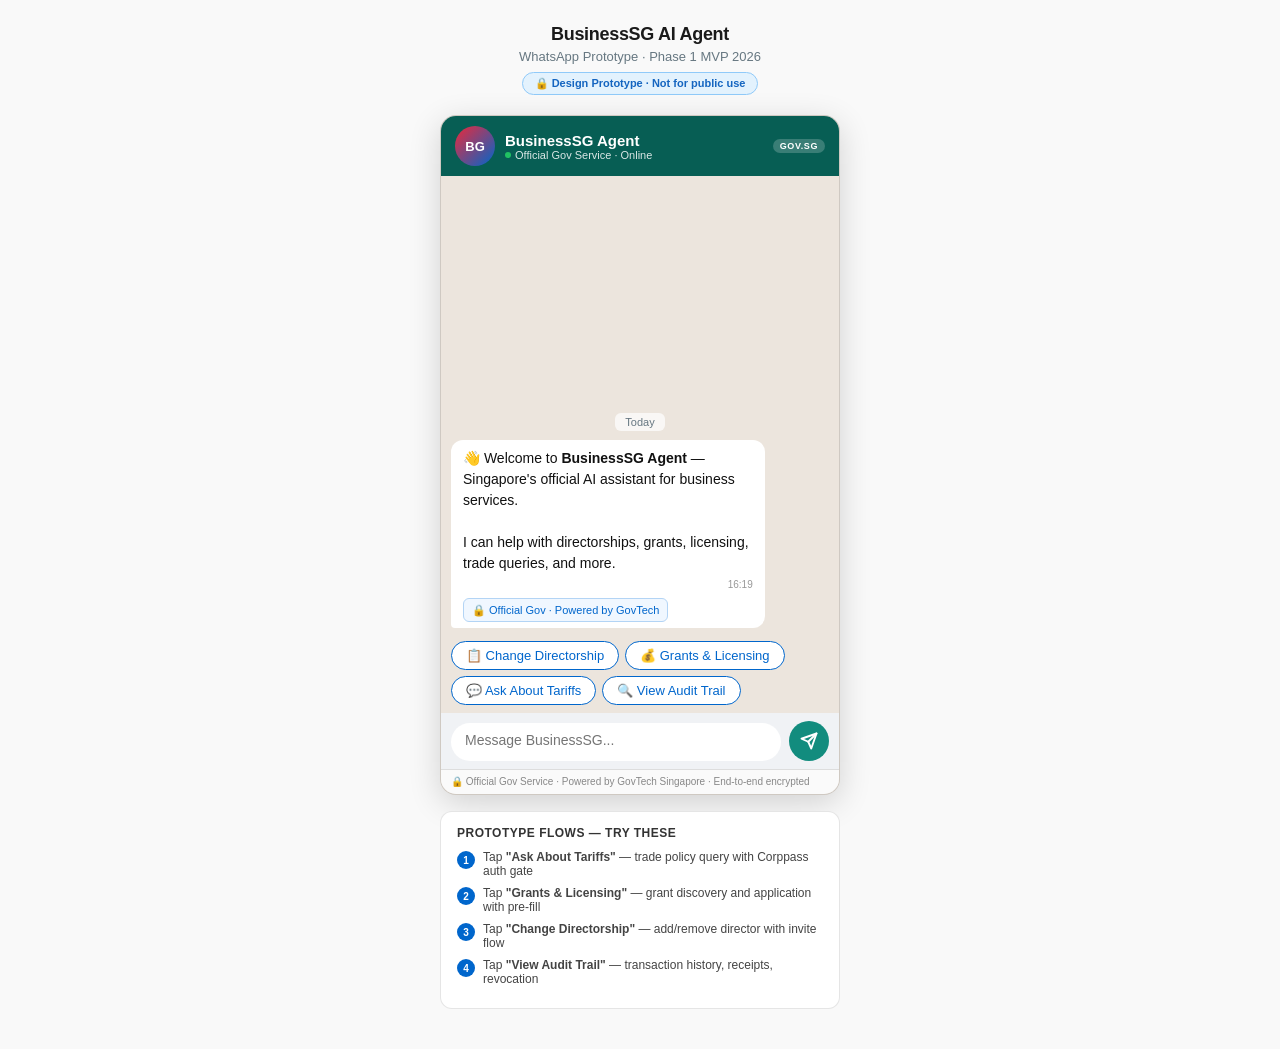
<file: bizsg-agent/v1/index.html>
<!DOCTYPE html>
<html lang="en">
<head>
  <meta charset="UTF-8" />
  <meta name="viewport" content="width=device-width, initial-scale=1.0" />
  <title>BusinessSG AI Agent — WhatsApp Prototype</title>
  <style>
    *, *::before, *::after { box-sizing: border-box; margin: 0; padding: 0; }
    body {
      min-height: 100dvh;
      background: #f9f9f9;
      display: flex;
      flex-direction: column;
      align-items: center;
      justify-content: flex-start;
      padding: 24px 16px 40px;
      font-family: -apple-system, BlinkMacSystemFont, 'Segoe UI', sans-serif;
    }
    .page-header {
      text-align: center;
      margin-bottom: 20px;
    }
    .page-header h1 {
      font-size: 18px;
      font-weight: 700;
      color: #1a1a1a;
      letter-spacing: -0.3px;
    }
    .page-header p {
      font-size: 13px;
      color: #667781;
      margin-top: 4px;
    }
    .phase-badge {
      display: inline-flex;
      align-items: center;
      gap: 6px;
      background: #E3F2FD;
      border: 1px solid #90CAF9;
      border-radius: 20px;
      padding: 4px 12px;
      font-size: 11px;
      font-weight: 600;
      color: #1565C0;
      margin-top: 8px;
    }

    /* ── APP SHELL ── */
    :root {
      --sg-red: #ED2939;
      --bsg-blue: #0066CC;
      --wa-green: #25D366;
      --wa-teal: #128C7E;
      --bg-chat: #ECE5DD;
      --bubble-agent: #ffffff;
      --bubble-user: #DCF8C6;
      --header-bg: #075E54;
      --text-primary: #111;
      --text-secondary: #667781;
      --text-meta: #999;
      --border: rgba(0,0,0,0.12);
    }
    #app {
      width: 100%;
      max-width: 400px;
      display: flex;
      flex-direction: column;
      height: 680px;
      background: var(--bg-chat);
      border-radius: 16px;
      overflow: hidden;
      border: 1px solid var(--border);
      box-shadow: 0 8px 32px rgba(0,0,0,0.16);
    }
    .header {
      background: var(--header-bg);
      color: #fff;
      padding: 10px 14px;
      display: flex;
      align-items: center;
      gap: 10px;
      flex-shrink: 0;
    }
    .avatar {
      width: 40px; height: 40px; border-radius: 50%;
      background: linear-gradient(135deg, var(--sg-red), var(--bsg-blue));
      display: flex; align-items: center; justify-content: center;
      font-size: 13px; font-weight: 700; color: #fff; flex-shrink: 0;
    }
    .hinfo { flex: 1; }
    .hname { font-size: 15px; font-weight: 600; }
    .hstatus { font-size: 11px; opacity: 0.85; display: flex; align-items: center; gap: 4px; }
    .sdot { width: 6px; height: 6px; border-radius: 50%; background: var(--wa-green); }
    .hbadge { background: rgba(255,255,255,0.2); border-radius: 8px; font-size: 9px; padding: 2px 7px; letter-spacing: 0.6px; font-weight: 600; }

    .msgs-outer {
      flex: 1; min-height: 0; overflow-y: auto;
      padding: 10px 10px 6px;
      display: flex; flex-direction: column;
    }
    .msgs-inner { display: flex; flex-direction: column; gap: 2px; flex: 1; justify-content: flex-end; }

    .row { display: flex; margin: 1px 0; }
    .row.user { justify-content: flex-end; }
    .row.agent { justify-content: flex-start; }

    .bubble {
      max-width: 83%; border-radius: 12px;
      padding: 8px 12px 6px; font-size: 14px; line-height: 1.5;
    }
    .bubble.agent { background: var(--bubble-agent); border-bottom-left-radius: 4px; color: var(--text-primary); }
    .bubble.user  { background: var(--bubble-user);  border-bottom-right-radius: 4px; color: var(--text-primary); }

    .meta { font-size: 10px; color: var(--text-meta); text-align: right; margin-top: 3px; display: flex; align-items: center; justify-content: flex-end; gap: 3px; }
    .check { color: #4FC3F7; font-size: 11px; }
    .trust-badge { display: inline-flex; align-items: center; gap: 4px; background: #f0f7ff; border: 1px solid #b3d4f5; border-radius: 6px; padding: 3px 8px; font-size: 11px; color: var(--bsg-blue); margin-top: 6px; }

    .qrs { display: flex; flex-wrap: wrap; gap: 6px; padding: 6px 10px 8px; background: var(--bg-chat); flex-shrink: 0; }
    .qr { background: #fff; border: 1.5px solid var(--bsg-blue); border-radius: 18px; color: var(--bsg-blue); font-size: 13px; padding: 6px 14px; cursor: pointer; font-weight: 500; transition: background 0.15s; white-space: nowrap; }
    .qr:hover { background: #e8f0fe; }
    .qr:active { transform: scale(0.97); }

    .input-area { display: flex; align-items: flex-end; gap: 8px; padding: 8px 10px; background: #F0F2F5; flex-shrink: 0; }
    .input-box { flex: 1; background: #fff; border: none; border-radius: 20px; padding: 9px 14px; font-size: 14px; outline: none; resize: none; max-height: 80px; min-height: 38px; color: var(--text-primary); font-family: inherit; }
    .send-btn { width: 40px; height: 40px; border-radius: 50%; background: var(--wa-teal); border: none; display: flex; align-items: center; justify-content: center; cursor: pointer; flex-shrink: 0; transition: background 0.15s; }
    .send-btn:hover { background: #0a7a6e; }
    .footer-bar { font-size: 10px; color: #888; border-top: 1px solid #ddd; padding: 5px 10px; background: #fafafa; line-height: 1.4; flex-shrink: 0; }

    .day { display: flex; align-items: center; justify-content: center; margin: 6px 0; }
    .day-label { background: rgba(255,255,255,0.7); border-radius: 6px; padding: 3px 10px; font-size: 11px; color: #667781; font-weight: 500; }

    .typing-row { display: flex; }
    .tbubble { background: var(--bubble-agent); border-radius: 12px 12px 12px 4px; padding: 10px 14px; display: flex; gap: 4px; align-items: center; }
    .dot { width: 7px; height: 7px; border-radius: 50%; background: #bbb; animation: bonce 1.2s infinite ease-in-out; }
    .dot:nth-child(2) { animation-delay: 0.2s; }
    .dot:nth-child(3) { animation-delay: 0.4s; }
    @keyframes bonce { 0%,60%,100%{transform:translateY(0)} 30%{transform:translateY(-5px)} }

    /* Cards */
    .card        { background: #fff; border: 1px solid var(--border); border-radius: 10px; padding: 10px 12px; margin-top: 6px; font-size: 13px; }
    .card-amber  { background: #fff8f0; border: 1px solid #FFD180; border-radius: 10px; padding: 10px 12px; margin-top: 6px; font-size: 13px; }
    .card-green  { background: linear-gradient(135deg,#E8F5E9,#E3F2FD); border: 1px solid #A5D6A7; border-radius: 10px; padding: 10px 12px; margin-top: 6px; }
    .card-success{ background: #E8F5E9; border: 1px solid #81C784; border-radius: 10px; padding: 10px 12px; margin-top: 6px; font-size: 13px; }
    .card-purple { background: #F3E5F5; border: 1px solid #CE93D8; border-radius: 10px; padding: 10px 12px; margin-top: 6px; font-size: 13px; }
    .card-blue   { background: #E3F2FD; border: 1px solid #90CAF9; border-radius: 10px; padding: 10px 12px; margin-top: 6px; font-size: 13px; }

    .ctitle  { font-weight: 600; font-size: 13px; margin-bottom: 5px; }
    .crow    { display: flex; justify-content: space-between; align-items: center; padding: 3px 0; }
    .clabel  { color: var(--text-secondary); font-size: 12px; }
    .cval    { font-weight: 500; font-size: 12px; }
    .divider { border-top: 1px solid #eee; margin: 6px 0; }
    .section-label { font-size: 10px; font-weight: 600; color: var(--bsg-blue); text-transform: uppercase; letter-spacing: 0.5px; margin-bottom: 4px; }
    .ref-code { font-family: monospace; background: #f5f5f5; border-radius: 4px; padding: 1px 5px; font-size: 12px; color: #333; }

    .badge-green  { background: #E8F5E9; color: #2E7D32; border-radius: 4px; padding: 1px 7px; font-size: 11px; }
    .badge-amber  { background: #FFF8E1; color: #E65100; border-radius: 4px; padding: 1px 7px; font-size: 11px; }
    .badge-blue   { background: #E3F2FD; color: #1565C0; border-radius: 4px; padding: 1px 7px; font-size: 11px; }

    .steps { display: flex; border-radius: 6px; overflow: hidden; margin-top: 8px; }
    .step         { flex: 1; text-align: center; font-size: 10px; padding: 4px 2px; font-weight: 500; }
    .step.done    { background: #E8F5E9; color: #2E7D32; }
    .step.active  { background: var(--bsg-blue); color: #fff; }
    .step.pending { background: #F5F5F5; color: #999; }

    .auth-btn { display: inline-block; margin-top: 8px; background: var(--bsg-blue); color: #fff; border-radius: 8px; padding: 7px 16px; font-size: 13px; font-weight: 600; cursor: pointer; border: none; }
    .auth-btn:hover { opacity: 0.88; }

    .grant-amount { font-size: 20px; font-weight: 700; color: #2E7D32; margin: 2px 0; }
    .grant-desc   { font-size: 12px; color: #388E3C; margin-bottom: 2px; }
    .gbtns { display: flex; gap: 8px; margin-top: 8px; }
    .gbtn-yes { background: var(--wa-teal); color: #fff; border: none; border-radius: 8px; padding: 6px 18px; font-size: 13px; font-weight: 600; cursor: pointer; }
    .gbtn-no  { background: #fff; color: #555; border: 1px solid #ddd; border-radius: 8px; padding: 6px 14px; font-size: 13px; cursor: pointer; }

    .ai-note { font-size: 11px; color: #888; background: #f9f9f9; border-left: 3px solid #ddd; padding: 6px 10px; border-radius: 0 6px 6px 0; margin-top: 6px; font-style: italic; }
    .outline-btn     { background: none; border: 1px solid #ccc; border-radius: 6px; padding: 4px 12px; font-size: 11px; cursor: pointer; color: #555; margin-top: 8px; margin-right: 6px; }
    .outline-btn-red { background: none; border: 1px solid #FFCDD2; border-radius: 6px; padding: 4px 12px; font-size: 11px; cursor: pointer; color: #C62828; margin-top: 8px; }
    .invite-link { font-size: 11px; color: var(--bsg-blue); word-break: break-all; margin-top: 4px; font-family: monospace; }
    .warn-note   { font-size: 11px; color: #E65100; background: #FFF8E1; border-left: 3px solid #FFB74D; padding: 5px 8px; border-radius: 0 4px 4px 0; margin-top: 6px; }


    /* Flow guide */
    .flow-guide {
      width: 100%; max-width: 400px; margin-top: 16px;
      background: #fff; border-radius: 12px; padding: 14px 16px;
      border: 1px solid rgba(0,0,0,0.1);
    }
    .flow-guide h3 { font-size: 12px; font-weight: 700; color: #333; margin-bottom: 10px; text-transform: uppercase; letter-spacing: 0.5px; }
    .flow-item { display: flex; align-items: flex-start; gap: 8px; margin-bottom: 8px; font-size: 12px; color: #444; }
    .flow-num { background: var(--bsg-blue); color: #fff; border-radius: 50%; width: 18px; height: 18px; display: flex; align-items: center; justify-content: center; font-size: 10px; font-weight: 700; flex-shrink: 0; margin-top: 1px; }
  </style>
</head>
<body>

  <div class="page-header">
    <h1>BusinessSG AI Agent</h1>
    <p>WhatsApp Prototype · Phase 1 MVP 2026</p>
    <div class="phase-badge">🔒 Design Prototype · Not for public use</div>
  </div>

  <div id="app">
    <div class="header">
      <div class="avatar">BG</div>
      <div class="hinfo">
        <div class="hname">BusinessSG Agent</div>
        <div class="hstatus"><span class="sdot"></span><span>Official Gov Service · Online</span></div>
      </div>
      <div class="hbadge">GOV.SG</div>
    </div>
    <div class="msgs-outer">
      <div class="msgs-inner" id="msgsInner">
        <div class="day"><span class="day-label">Today</span></div>
      </div>

    </div>
    <div class="qrs" id="qrs" style="display:none"></div>
    <div class="input-area">
      <textarea class="input-box" id="inp" placeholder="Message BusinessSG..." rows="1"></textarea>
      <button class="send-btn" id="sendBtn">
        <svg width="18" height="18" viewBox="0 0 24 24" fill="none" stroke="#fff" stroke-width="2.5" stroke-linecap="round" stroke-linejoin="round"><line x1="22" y1="2" x2="11" y2="13"/><polygon points="22 2 15 22 11 13 2 9 22 2"/></svg>
      </button>
    </div>
    <div class="footer-bar">🔒 Official Gov Service · Powered by GovTech Singapore · End-to-end encrypted</div>
  </div>

  <div class="flow-guide">
    <h3>Prototype Flows — Try these</h3>
    <div class="flow-item"><div class="flow-num">1</div><span>Tap <strong>"Ask About Tariffs"</strong> — trade policy query with Corppass auth gate</span></div>
    <div class="flow-item"><div class="flow-num">2</div><span>Tap <strong>"Grants &amp; Licensing"</strong> — grant discovery and application with pre-fill</span></div>
    <div class="flow-item"><div class="flow-num">3</div><span>Tap <strong>"Change Directorship"</strong> — add/remove director with invite flow</span></div>
    <div class="flow-item"><div class="flow-num">4</div><span>Tap <strong>"View Audit Trail"</strong> — transaction history, receipts, revocation</span></div>
  </div>

  <script>
    const msgsOuter = document.querySelector('.msgs-outer');
    const msgsInner = document.getElementById('msgsInner');
    const qrsEl     = document.getElementById('qrs');
    const inp       = document.getElementById('inp');
    const sendBtn   = document.getElementById('sendBtn');

    let authed = false;
    let pendingFlow = null;
    let conversationState = null;

    function ts() {
      const d = new Date();
      return d.getHours().toString().padStart(2,'0') + ':' + d.getMinutes().toString().padStart(2,'0');
    }
    function scrollBot() { setTimeout(() => { msgsOuter.scrollTop = msgsOuter.scrollHeight; }, 50); }

    function addMsg(role, content) {
      const row = document.createElement('div'); row.className = 'row ' + role;
      const bub = document.createElement('div'); bub.className = 'bubble ' + role;
      if (typeof content === 'string') bub.innerHTML = content; else bub.appendChild(content);
      const meta = document.createElement('div'); meta.className = 'meta';
      meta.innerHTML = ts() + (role === 'user' ? ' <span class="check">✓✓</span>' : '');
      bub.appendChild(meta); row.appendChild(bub); msgsInner.appendChild(row); scrollBot();
    }

    function setQRs(opts) {
      qrsEl.innerHTML = '';
      if (!opts || !opts.length) { qrsEl.style.display = 'none'; return; }
      qrsEl.style.display = 'flex';
      opts.forEach(o => {
        const b = document.createElement('button'); b.className = 'qr'; b.textContent = o.label;
        b.onclick = () => go(o.v); qrsEl.appendChild(b);
      });
    }

    function typing(ms) {
      return new Promise(res => {
        const row = document.createElement('div'); row.className = 'typing-row'; row.id = 'ti';
        row.innerHTML = '<div class="tbubble"><div class="dot"></div><div class="dot"></div><div class="dot"></div></div>';
        msgsInner.appendChild(row); scrollBot();
        setTimeout(() => { document.getElementById('ti')?.remove(); res(); }, ms || 1300);
      });
    }

    async function say(fn, qr, ms) { await typing(ms); fn(); setQRs(qr || []); scrollBot(); }

    /* ── CARDS ── */
    function authCard() {
      const el = document.createElement('div'); el.className = 'card-amber';
      el.innerHTML = `<div class="ctitle" style="color:#5D4037">🔐 Identity Verification Required</div>
        <div style="font-size:12px;color:#795548;margin-bottom:8px">Secure authentication via Corppass. Takes ~20 seconds.</div>
        <button class="auth-btn" onclick="go('do_corppass')">Verify via Corppass</button>`;
      return el;
    }
    function authProgressCard() {
      const el = document.createElement('div'); el.className = 'card';
      el.innerHTML = `<div class="ctitle">🔄 Verifying via Corppass...</div>
        <div class="steps"><div class="step done">Initiated</div><div class="step active">Corppass</div><div class="step pending">Entity check</div><div class="step pending">Session</div></div>
        <div style="font-size:11px;color:#888;margin-top:6px">Secure session valid for 60 minutes</div>`;
      return el;
    }
    function bizCard() {
      const el = document.createElement('div'); el.className = 'card';
      el.innerHTML = `<div class="ctitle">📂 Your Businesses</div>
        <div class="crow"><span class="clabel">Tech Horizons Pte Ltd</span><span class="badge-green">Active</span></div>
        <div class="crow"><span class="clabel" style="font-size:11px">UEN: 202312345A</span><span class="badge-blue">Admin</span></div>
        <div class="divider"></div>
        <div class="crow"><span class="clabel">SG Imports Co</span><span class="badge-amber">Dormant</span></div>`;
      return el;
    }
    function grantCard() {
      const el = document.createElement('div'); el.className = 'card-green';
      el.innerHTML = `<div class="ctitle" style="color:#1B5E20">🌟 AI Software Grant — Unclaimed</div>
        <div class="grant-amount">S$5,000</div>
        <div class="grant-desc">Automate your company processes to account for changing trade prices.</div>
        <div class="gbtns"><button class="gbtn-yes" onclick="go('grant_apply')">Yes, apply for grant</button><button class="gbtn-no" onclick="go('grant_no')">No thanks</button></div>`;
      return el;
    }
    function grantPrefilledCard() {
      const el = document.createElement('div'); el.className = 'card';
      el.innerHTML = `<div class="section-label">Pre-filled from Corppass</div>
        <div class="crow"><span class="clabel">Company</span><span class="cval">Tech Horizons Pte Ltd</span></div>
        <div class="crow"><span class="clabel">UEN</span><span class="cval">202312345A</span></div>
        <div class="crow"><span class="clabel">Grant</span><span class="cval">AI Software Grant</span></div>
        <div class="crow"><span class="clabel">Amount</span><span class="cval" style="color:#2E7D32;font-weight:700">S$5,000</span></div>
        <div class="crow"><span class="clabel">Agency</span><span class="cval">EnterpriseSG</span></div>
        <div class="crow"><span class="clabel">Bank account</span><span class="cval">DBS ···· 4821</span></div>
        <div style="font-size:11px;color:#888;margin-top:6px">Data sourced from Corppass · Last updated today</div>`;
      return el;
    }
    function grantSubmittedCard() {
      const el = document.createElement('div'); el.className = 'card-success';
      el.innerHTML = `<div class="ctitle" style="color:#1B5E20">🎉 Application Submitted!</div>
        <div class="crow"><span class="clabel">Reference</span><span class="ref-code">GRT-2026-084521</span></div>
        <div class="crow"><span class="clabel">Status</span><span class="badge-blue">Under review</span></div>
        <div class="crow"><span class="clabel">Processing</span><span class="cval">5–7 business days</span></div>
        <div class="crow"><span class="clabel">Notification</span><span class="cval">WhatsApp &amp; email</span></div>`;
      return el;
    }
    function workflowCard(active) {
      const steps = ['You initiate','Send invite','They auth','ACRA filed'];
      const el = document.createElement('div'); el.className = 'card';
      el.innerHTML = `<div class="ctitle">📋 Director Change Workflow</div>
        <div class="steps">${steps.map((s,i) => `<div class="step ${i<active?'done':i===active?'active':'pending'}">${i<active?'✓ ':''}${s}</div>`).join('')}</div>
        <div style="font-size:11px;color:#888;margin-top:6px">Est. completion: 1–2 business days</div>`;
      return el;
    }
    function inviteCard(email) {
      const el = document.createElement('div'); el.className = 'card-blue';
      el.innerHTML = `<div class="ctitle" style="color:#1565C0">📨 Secure Invite Generated</div>
        <div class="crow"><span class="clabel">Recipient</span><span class="cval">${email}</span></div>
        <div class="crow"><span class="clabel">Expires</span><span class="cval">48 hours</span></div>
        <div class="crow"><span class="clabel">Auth required</span><span class="cval">Singpass</span></div>
        <div class="invite-link">bizsg.gov.sg/invite/DIR-2026-8821-XK</div>
        <div class="warn-note">⏳ Awaiting new director to complete Singpass verification</div>`;
      return el;
    }
    function dirConfirmedCard() {
      const el = document.createElement('div'); el.className = 'card-success';
      el.innerHTML = `<div class="ctitle" style="color:#1B5E20">✅ Director Change Completed</div>
        <div class="crow"><span class="clabel">New director</span><span class="cval">Ms Lee Mei Ling</span></div>
        <div class="crow"><span class="clabel">ACRA filing</span><span class="badge-green">Approved</span></div>
        <div class="crow"><span class="clabel">Effective date</span><span class="cval">Today</span></div>
        <div class="crow"><span class="clabel">Reference</span><span class="ref-code">ACRA-DIR-20260414</span></div>`;
      return el;
    }
    function auditCard(action, ref) {
      const el = document.createElement('div'); el.className = 'card-purple';
      el.innerHTML = `<div class="ctitle" style="color:#4A148C">🔍 Audit Trail</div>
        <div class="crow"><span class="clabel">Action</span><span class="cval">${action}</span></div>
        <div class="crow"><span class="clabel">Performed by</span><span class="cval">Alan Tan (Entity Admin)</span></div>
        <div class="crow"><span class="clabel">Time</span><span class="cval">${ts()} SGT · ${new Date().toLocaleDateString('en-SG')}</span></div>
        <div class="crow"><span class="clabel">Reference</span><span class="ref-code">${ref||'TXN-'+Math.floor(Math.random()*900000+100000)}</span></div>
        <div class="crow"><span class="clabel">Verified via</span><span class="cval">Corppass</span></div>
        <div style="margin-top:8px">
          <button class="outline-btn" onclick="go('download_receipt')">⬇ Download Receipt</button>
          <button class="outline-btn-red" onclick="go('revoke_prompt')">↩ Request Revocation</button>
        </div>`;
      return el;
    }
    function revocationCard() {
      const el = document.createElement('div'); el.className = 'card-amber';
      el.innerHTML = `<div class="ctitle" style="color:#5D4037">↩ Revocation Request</div>
        <div style="font-size:12px;color:#795548;margin-bottom:8px">Revocation requires approval from a government officer and may take 1–3 business days. Not all actions are reversible.</div>
        <div class="crow"><span class="clabel">Eligible to revoke?</span><span class="badge-amber">Review required</span></div>
        <div style="margin-top:8px"><button class="auth-btn" style="background:#C62828" onclick="go('revoke_confirm')">Submit Revocation Request</button></div>`;
      return el;
    }

    /* ── ROUTER ── */
    async function go(v) {
      setQRs([]);
      switch(v) {

        case 'welcome':
          await say(() => {
            addMsg('agent', `👋 Welcome to <strong>BusinessSG Agent</strong> — Singapore's official AI assistant for business services.<br><br>I can help with directorships, grants, licensing, trade queries, and more.`);
            const tb = document.createElement('div'); tb.className = 'trust-badge'; tb.innerHTML = '🔒 Official Gov · Powered by GovTech';
            msgsInner.lastElementChild?.querySelector('.bubble.agent')?.appendChild(tb);
          }, [
            { label: '📋 Change Directorship', v: 'flow_director' },
            { label: '💰 Grants & Licensing',  v: 'flow_grants_entry' },
            { label: '💬 Ask About Tariffs',    v: 'flow_tariff' },
            { label: '🔍 View Audit Trail',     v: 'flow_audit_entry' }
          ], 800);
          break;

        /* FLOW 3 */
        case 'flow_tariff':
          addMsg('user', 'Hi BizSG, my company imports tungsten carbide from the US. Will my shipments be taxed more next month?');
          pendingFlow = 'tariff';
          await say(() => {
            addMsg('agent', `Hello Mr Alan, let me check the details on your imports and current trade policies. First, please take 20 seconds to verify your identity via Corppass.`);
            addMsg('agent', authCard());
          }, [], 1300);
          break;

        case 'do_corppass':
          addMsg('user', '🔐 Verify via Corppass');
          await say(() => { addMsg('agent', authProgressCard()); }, [], 700);
          setTimeout(async () => {
            authed = true;
            await typing(1600);
            addMsg('agent', `✅ <strong>Identity verified!</strong><br><br>Hi Alan, thanks for signing in via Corppass. You have <strong>Entity Admin</strong> access for Tech Horizons Pte Ltd.`);
            scrollBot();
            setTimeout(() => {
              const f = pendingFlow; pendingFlow = null;
              if (f==='tariff') go('tariff_answer');
              else if (f==='director') go('director_start_authed');
              else if (f==='grants') go('grants_authed');
              else if (f==='audit') go('audit_view');
              else setQRs([
                { label: '📋 Change Directorship', v: 'flow_director' },
                { label: '💰 Check Grants', v: 'flow_grants_entry' },
                { label: '🏠 Main Menu', v: 'welcome' }
              ]);
            }, 500);
          }, 600);
          break;

        case 'tariff_answer':
          await typing(2000);
          addMsg('agent', `I've checked — I understand you sell <strong>tungsten carbide C&C tips</strong>. The recent trade summit has been helpful to remove tungsten carbide C&C tips from the tariff list. Your exports to the US will <strong>not</strong> be affected.`);
          const aiNote = document.createElement('div'); aiNote.className = 'ai-note';
          aiNote.textContent = 'This information is partially AI-generated, please check and verify the info.';
          msgsInner.lastElementChild?.querySelector('.bubble.agent')?.appendChild(aiNote);
          scrollBot();
          setTimeout(async () => {
            await say(() => {
              addMsg('agent', `Mr Alan, my records note that you have yet to apply for a <strong>S$5,000 AI Software Grant</strong> that is available. It can help you automate your company processes to account for changing trade prices.<br><br>Is this something you would like me to help you apply for?`);
            }, [
              { label: '✅ Yes, apply for grant', v: 'grant_apply' },
              { label: '❌ No thanks', v: 'grant_no' }
            ], 1200);
          }, 400);
          break;

        /* FLOW 4 */
        case 'flow_grants_entry':
          addMsg('user', '💰 Grants & Licensing');
          if (!authed) { pendingFlow = 'grants'; await say(() => { addMsg('agent', `I can check your grant eligibility once verified. Please authenticate first.`); addMsg('agent', authCard()); }, [], 1000); }
          else go('grants_authed');
          break;

        case 'grants_authed':
          await say(() => { addMsg('agent', `Based on your business profile for <strong>Tech Horizons Pte Ltd</strong>, I found an unclaimed grant you qualify for:`); addMsg('agent', grantCard()); }, [], 1000);
          break;

        case 'grant_apply':
          addMsg('user', '✅ Yes, apply for grant');
          await say(() => { addMsg('agent', `I've pre-filled your application details from Corppass. Please review before submitting:`); addMsg('agent', grantPrefilledCard()); }, [
            { label: '✅ Confirm & Submit', v: 'grant_submit' },
            { label: '✏️ Edit details', v: 'grant_edit' },
            { label: '❌ Cancel', v: 'grant_no' }
          ], 1200);
          break;

        case 'grant_edit':
          addMsg('user', '✏️ Edit details');
          await say(() => { addMsg('agent', `To edit your application details, visit the GoBusiness portal at <strong>go.gov.sg/grants</strong>, or type what you'd like to change.`); }, [
            { label: '✅ Submit as-is', v: 'grant_submit' },
            { label: '🏠 Main Menu', v: 'welcome' }
          ], 900);
          break;

        case 'grant_submit':
          addMsg('user', '✅ Confirm & Submit');
          await say(() => { addMsg('agent', `Submitting your application to EnterpriseSG...`); }, [], 800);
          await say(() => { addMsg('agent', grantSubmittedCard()); }, [], 1600);
          setTimeout(async () => {
            await say(() => { addMsg('agent', `Here's your full audit record for this transaction:`); addMsg('agent', auditCard('Grant Application Submitted','GRT-2026-084521')); }, [
              { label: '🏠 Main Menu', v: 'welcome' },
              { label: '📋 Change Directorship', v: 'flow_director' }
            ], 1000);
          }, 400);
          break;

        case 'grant_no':
          addMsg('user', '❌ No thanks');
          await say(() => { addMsg('agent', `No problem! The AI Software Grant remains available until <strong>31 Dec 2026</strong>. You can ask me anytime.<br><br>What else can I help you with?`); }, [
            { label: '📋 Change Directorship', v: 'flow_director' },
            { label: '🏠 Main Menu', v: 'welcome' }
          ], 900);
          break;

        /* FLOW 5 */
        case 'flow_director':
          addMsg('user', '📋 Change Directorship');
          if (!authed) { pendingFlow = 'director'; await say(() => { addMsg('agent', `To proceed with a Change of Directorship, I need to verify your identity first.`); addMsg('agent', authCard()); }, [], 1000); }
          else go('director_start_authed');
          break;

        case 'director_start_authed':
          await say(() => { addMsg('agent', `✅ Confirmed: you have <strong>Entity Admin</strong> authority for Tech Horizons Pte Ltd.`); addMsg('agent', bizCard()); }, [
            { label: '➕ Add New Director', v: 'director_add' },
            { label: '➖ Remove Director',  v: 'director_remove' }
          ], 1000);
          break;

        case 'director_add':
          addMsg('user', '➕ Add New Director');
          await say(() => {
            addMsg('agent', `To add a new director, I'll send them a <strong>secure invite link</strong> to authenticate via Singpass. Once they verify, ACRA will be updated automatically.<br><br>What is the new director's email address?`);
          }, [
            { label: '📧 Use saved: lee.meiling@email.com', v: 'director_invite_saved' }
          ], 1100);
          conversationState = 'awaiting_director_email';
          break;

        case 'director_invite_saved':
          addMsg('user', '📧 Use saved: lee.meiling@email.com');
          window._dirEmail = 'lee.meiling@email.com';
          conversationState = null;
          go('director_send_invite');
          break;

        case 'director_send_invite':
          await say(() => {
            addMsg('agent', `Got it! I'll send the secure invite to <strong>${window._dirEmail}</strong>. Here's a summary of what will happen next:`);
            addMsg('agent', workflowCard(1));
          }, [
            { label: '✅ Send invite', v: 'director_invite_confirm' },
            { label: '✏️ Change email', v: 'director_add' }
          ], 1100);
          break;

        case 'director_invite_confirm':
          addMsg('user', '✅ Send invite');
          await say(() => { addMsg('agent', `Generating secure invite for <strong>${window._dirEmail}</strong>...`); }, [], 800);
          await say(() => { addMsg('agent', `Invite sent successfully!`); addMsg('agent', inviteCard(window._dirEmail)); }, [
            { label: '⏳ Check invite status', v: 'director_status' },
            { label: '🏠 Main Menu', v: 'welcome' }
          ], 1400);
          break;

        case 'director_status':
          addMsg('user', '⏳ Check invite status');
          await say(() => { addMsg('agent', `✅ <strong>Ms Lee Mei Ling</strong> has completed Singpass verification. ACRA is processing the directorship change...`); addMsg('agent', workflowCard(3)); }, [], 1000);
          setTimeout(async () => {
            await say(() => { addMsg('agent', dirConfirmedCard()); addMsg('agent', auditCard('Director Change — Lee Mei Ling added','ACRA-DIR-20260414')); }, [
              { label: '🏠 Main Menu', v: 'welcome' },
              { label: '💰 Check Grants', v: 'flow_grants_entry' }
            ], 1600);
          }, 400);
          break;

        case 'director_remove':
          addMsg('user', '➖ Remove Director');
          await say(() => { addMsg('agent', `Which director would you like to remove?`); }, [
            { label: '👤 Mr Tan Ah Kow (resigned)', v: 'director_remove_confirm' },
            { label: '← Back', v: 'director_start_authed' }
          ], 1000);
          break;

        case 'director_remove_confirm':
          addMsg('user', '👤 Mr Tan Ah Kow (resigned)');
          await say(() => { addMsg('agent', `⚠️ You are about to <strong>remove Mr Tan Ah Kow</strong> as director of Tech Horizons Pte Ltd effective today. This action will be filed with ACRA.<br><br>Are you sure?`); }, [
            { label: '✅ Confirm removal', v: 'director_remove_done' },
            { label: '❌ Cancel', v: 'director_start_authed' }
          ], 1100);
          break;

        case 'director_remove_done':
          addMsg('user', '✅ Confirm removal');
          await say(() => { addMsg('agent', `✅ <strong>ACRA filing submitted.</strong> Mr Tan Ah Kow has been removed as director. All existing directors have been notified.`); addMsg('agent', auditCard('Director Removal — Tan Ah Kow','ACRA-REM-20260414')); }, [
            { label: '🏠 Main Menu', v: 'welcome' }
          ], 1500);
          break;

        /* FLOW 6 */
        case 'flow_audit_entry':
          addMsg('user', '🔍 View Audit Trail');
          if (!authed) { pendingFlow = 'audit'; await say(() => { addMsg('agent', `Your audit trail contains sensitive records. Please verify your identity first.`); addMsg('agent', authCard()); }, [], 1000); }
          else go('audit_view');
          break;

        case 'audit_view':
          await say(() => {
            addMsg('agent', `Here is your recent activity for <strong>Tech Horizons Pte Ltd</strong>:`);
            const el = document.createElement('div'); el.className = 'card-purple';
            el.innerHTML = `<div class="ctitle" style="color:#4A148C">🔍 Recent Transactions</div>
              <div class="crow" style="cursor:pointer" onclick="go('audit_detail_grant')"><span class="clabel">Grant Application</span><span class="badge-blue">Tap to view</span></div>
              <div class="divider"></div>
              <div class="crow" style="cursor:pointer" onclick="go('audit_detail_dir')"><span class="clabel">Director Change</span><span class="badge-blue">Tap to view</span></div>
              <div class="divider"></div>
              <div class="crow"><span class="clabel">Corppass Login</span><span class="badge-green">Verified</span></div>
              <div style="font-size:11px;color:#888;margin-top:6px">Showing last 3 of 14 · <span style="color:var(--bsg-blue);cursor:pointer" onclick="go('audit_full')">View all</span></div>`;
            addMsg('agent', el);
          }, [
            { label: '⬇ Export full log', v: 'download_receipt' },
            { label: '🏠 Main Menu', v: 'welcome' }
          ], 1100);
          break;

        case 'audit_detail_grant':
          addMsg('user', 'Grant Application — view details');
          await say(() => { addMsg('agent', `Full audit record for your grant application:`); addMsg('agent', auditCard('Grant Application Submitted','GRT-2026-084521')); }, [
            { label: '← Back', v: 'audit_view' }, { label: '🏠 Main Menu', v: 'welcome' }
          ], 900);
          break;

        case 'audit_detail_dir':
          addMsg('user', 'Director Change — view details');
          await say(() => { addMsg('agent', `Full audit record for the directorship change:`); addMsg('agent', auditCard('Director Change — Lee Mei Ling added','ACRA-DIR-20260414')); }, [
            { label: '← Back', v: 'audit_view' }, { label: '🏠 Main Menu', v: 'welcome' }
          ], 900);
          break;

        case 'audit_full':
          addMsg('user', 'View all transactions');
          await say(() => { addMsg('agent', `For the full history, visit <strong>businesssg.gov.sg/audit</strong> or I can email it to you.`); }, [
            { label: '📧 Email full report', v: 'audit_email' }, { label: '🏠 Main Menu', v: 'welcome' }
          ], 900);
          break;

        case 'audit_email':
          addMsg('user', '📧 Email full report');
          await say(() => { addMsg('agent', `✅ Full audit report sent to <strong>alan.tan@techhorizons.sg</strong>.`); }, [{ label: '🏠 Main Menu', v: 'welcome' }], 900);
          break;

        case 'download_receipt':
          addMsg('user', '⬇ Download Receipt');
          await say(() => { addMsg('agent', `✅ Receipt downloaded: <strong>BusinessSG_Receipt_${new Date().toISOString().slice(0,10)}.pdf</strong>`); }, [{ label: '🏠 Main Menu', v: 'welcome' }], 900);
          break;

        case 'revoke_prompt':
          addMsg('user', '↩ Request Revocation');
          await say(() => { addMsg('agent', `Revocation requests are reviewed by a government officer. Not all actions are reversible.`); addMsg('agent', revocationCard()); }, [{ label: '← Cancel', v: 'welcome' }], 1000);
          break;

        case 'revoke_confirm':
          addMsg('user', '↩ Submit Revocation Request');
          await say(() => { addMsg('agent', `✅ Revocation request submitted. Reference: <span class="ref-code">REV-2026-00312</span>. A government officer will review within 1–3 business days.`); }, [{ label: '🏠 Main Menu', v: 'welcome' }], 1000);
          break;
      }
    }

    window.go = go;

    function handleFreeText(txt) {
      const l = txt.toLowerCase();
      if (conversationState === 'awaiting_director_email') {
        const m = txt.match(/[\w.+-]+@[\w-]+\.[\w.]+/);
        window._dirEmail = m ? m[0] : txt;
        conversationState = null;
        go('director_send_invite');
        return;
      }
      if (l.includes('tungsten')||l.includes('tariff')||l.includes('import')||l.includes('tax')||l.includes('shipment')||l.includes('export')) {
        if (!authed) { pendingFlow='tariff'; go('flow_tariff'); } else go('tariff_answer');
      } else if (l.includes('director')||l.includes('directorship')) {
        go('flow_director');
      } else if (l.includes('grant')||l.includes('licen')) {
        go('flow_grants_entry');
      } else if (l.includes('audit')||l.includes('receipt')||l.includes('history')||l.includes('trail')) {
        go('flow_audit_entry');
      } else {
        say(() => { addMsg('agent', `I can help with trade queries, grants, directorship changes, and compliance records. What would you like to do?`); }, [
          { label: '📋 Change Directorship', v: 'flow_director' },
          { label: '💰 Grants & Licensing', v: 'flow_grants_entry' },
          { label: '🏠 Main Menu', v: 'welcome' }
        ], 1000);
      }
    }

    sendBtn.addEventListener('click', () => {
      const txt = inp.value.trim(); if (!txt) return;
      inp.value = ''; setQRs([]); addMsg('user', txt); handleFreeText(txt);
    });
    inp.addEventListener('keydown', e => { if (e.key==='Enter'&&!e.shiftKey) { e.preventDefault(); sendBtn.click(); } });
    inp.addEventListener('input', () => { inp.style.height='auto'; inp.style.height=Math.min(inp.scrollHeight,80)+'px'; });

    setTimeout(() => go('welcome'), 300);
  </script>
</body>
</html>
</file>
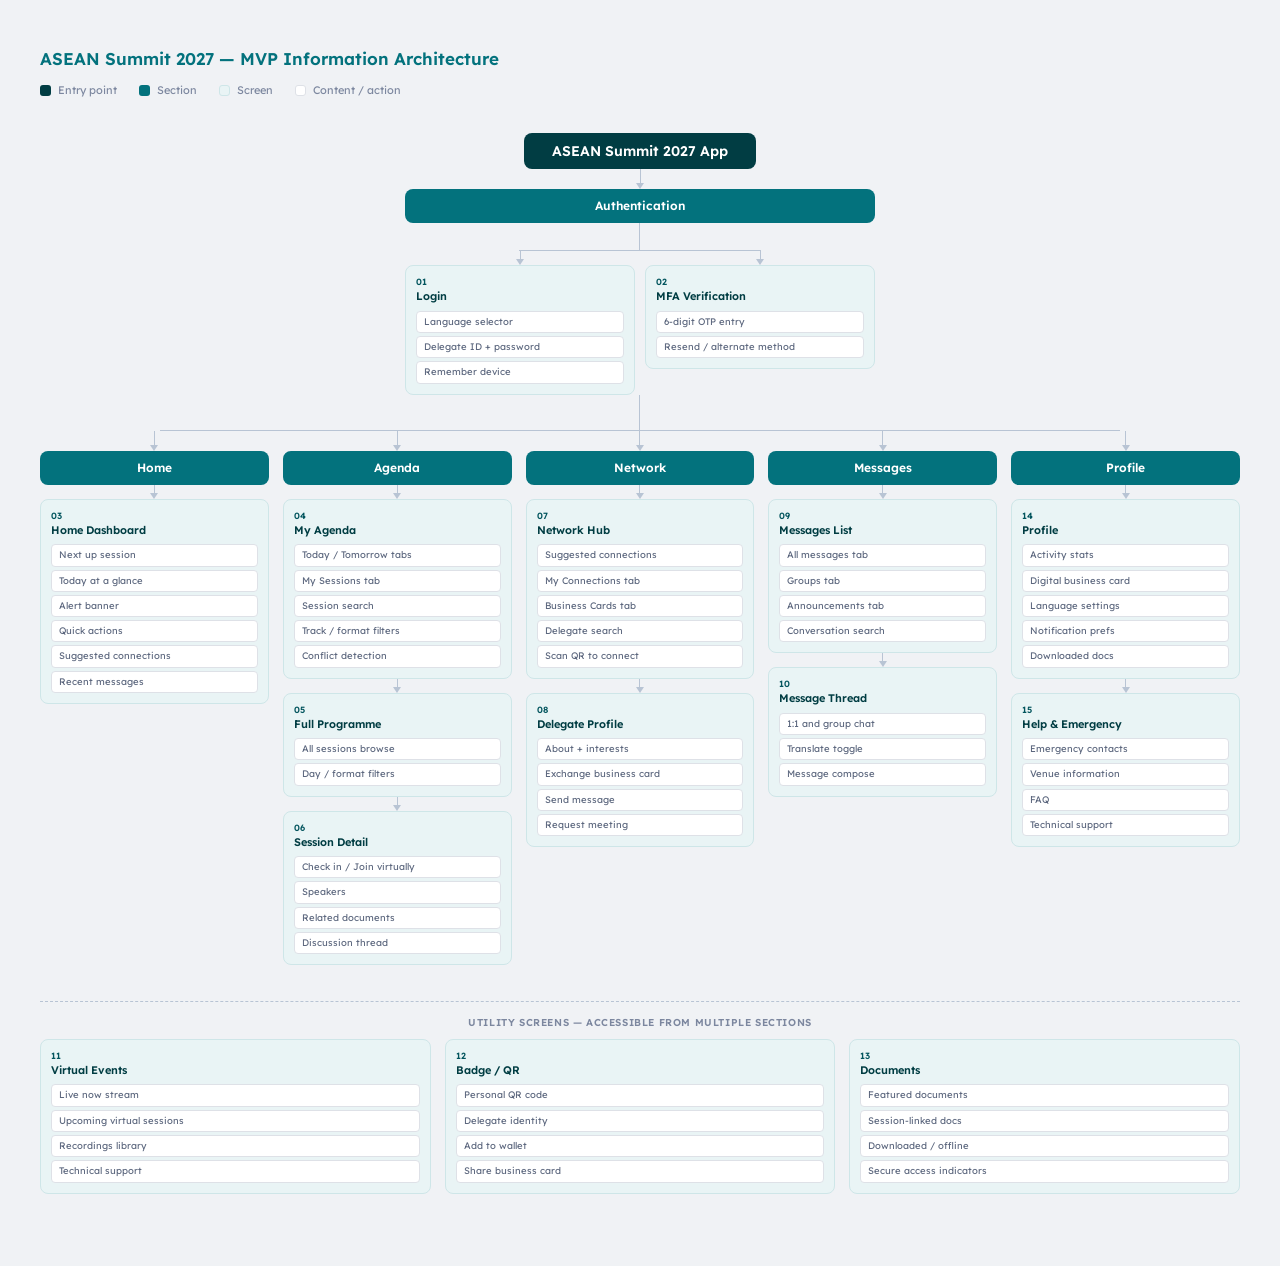
<file: event-app/ref/ia.html>
<!DOCTYPE html>
<html lang="en">
<head>
<meta charset="UTF-8" />
<meta name="viewport" content="width=device-width, initial-scale=1.0" />
<title>ASEAN Summit 2027 — MVP Information Architecture</title>
<link href="https://fonts.googleapis.com/css2?family=Lexend:wght@400;600&display=swap" rel="stylesheet" />
<style>
*, *::before, *::after { box-sizing: border-box; margin: 0; padding: 0; }

body {
  font-family: 'Lexend', system-ui, sans-serif;
  background: #f0f2f5;
  padding: 48px 40px 72px;
  min-width: 1180px;
}

:root {
  --entry-bg:    #013D43;
  --section-bg:  #03727D;
  --screen-bg:   #E9F4F5;
  --screen-bord: #CEE6E8;
  --chip-bg:     #ffffff;
  --chip-bord:   #DEE1E7;
  --chip-text:   #5C677E;
  --num-color:   #02545D;
  --name-color:  #013D43;
  --conn:        #b8c4d4;
  --muted:       #7C879F;
}

/* ── Title & Legend ──────────────────────────────────────────── */
.page-title {
  font-size: 17px; font-weight: 600;
  color: var(--section-bg); margin-bottom: 14px;
}
.legend {
  display: flex; gap: 22px; flex-wrap: wrap;
  align-items: center; margin-bottom: 36px;
}
.legend-item { display: flex; align-items: center; gap: 7px; font-size: 11px; color: var(--muted); }
.legend-dot  { width: 11px; height: 11px; border-radius: 3px; flex-shrink: 0; }
.dot-entry   { background: var(--entry-bg); }
.dot-section { background: var(--section-bg); }
.dot-screen  { background: var(--screen-bg); border: 1px solid var(--screen-bord); }
.dot-chip    { background: var(--chip-bg);   border: 1px solid var(--chip-bord); }

/* ── Node shapes ─────────────────────────────────────────────── */
.node-entry {
  display: inline-block;
  background: var(--entry-bg); color: #fff;
  border-radius: 8px; padding: 11px 28px;
  font-size: 14px; font-weight: 600; line-height: 1;
}

.node-section {
  background: var(--section-bg); color: #fff;
  border-radius: 8px; padding: 10px 12px;
  font-size: 12px; font-weight: 600;
  text-align: center; width: 100%; line-height: 1.2;
}

.screen-card {
  background: var(--screen-bg);
  border: 1px solid var(--screen-bord);
  border-radius: 8px; padding: 10px;
  width: 100%;
}

.screen-num  { font-size: 9px;  font-weight: 600; color: var(--num-color);  display: block; margin-bottom: 2px; }
.screen-name { font-size: 11px; font-weight: 600; color: var(--name-color); display: block; margin-bottom: 7px; line-height: 1.3; }

.chip {
  display: block;
  background: var(--chip-bg); border: 0.5px solid var(--chip-bord);
  border-radius: 4px; padding: 3px 7px 4px;
  font-size: 9.5px; color: var(--chip-text); line-height: 1.4;
  margin-bottom: 3px;
}
.chip:last-child { margin-bottom: 0; }

/* ── Connector primitives ─────────────────────────────────────── */
/* A vertical line segment: set --h to control height */
.vert-line {
  width: 0;
  height: var(--h, 20px);
  border-left: 1.5px solid var(--conn);
  margin: 0 auto;
}
/* Downward arrowhead */
.arrow-down {
  width: 0; height: 0;
  border-left:  4px solid transparent;
  border-right: 4px solid transparent;
  border-top:   6px solid var(--conn);
  margin: 0 auto;
}
/* Stack: vertical line then arrow */
.connector {
  display: flex; flex-direction: column; align-items: center;
}

/* ── Entry tier ───────────────────────────────────────────────── */
.tier-entry { text-align: center; }

/* ── Auth tier ────────────────────────────────────────────────── */
.auth-outer { display: flex; justify-content: center; }
.auth-wrap  { width: 470px; flex-shrink: 0; }

/*
  The fork from the auth section header to the two cards is drawn
  entirely within .auth-wrap using a relative container:

    ┌──── auth-wrap (470px) ────┐
    │   [  Authentication   ]   │
    │         │                 │   ← .auth-fork handles this region
    │    ┌────┴────┐            │
    │    │         │            │
    │  [01 Login] [02 MFA]      │
*/
/*
  Auth fork: the shape in the preview is:
    - One vertical from auth header centre down to a horizontal bar
    - The horizontal bar spans left-card-centre to right-card-centre
    - Two short verticals + arrowheads drop from the bar into each card

  .auth-cards are two equal flex children with a 10px gap inside a 470px container.
  Each child is (470 - 10) / 2 = 230px wide.
  Left card centre  = 230/2           = 115px = 115/470 ≈ 24.5%
  Right card centre = 230 + 10 + 115  = 355px = 355/470 ≈ 75.5%
*/
.auth-fork {
  position: relative;
  height: 28px;
}
/* Vertical from auth header centre (50%) down to horizontal bar at bottom */
.auth-fork::before {
  content: '';
  position: absolute;
  top: 0; bottom: 0;
  left: calc(50% - 0.75px);
  border-left: 1.5px solid var(--conn);
}
/* Horizontal bar at the bottom, spanning both card centres */
.auth-fork::after {
  content: '';
  position: absolute;
  bottom: 0;
  left:  calc(24.5% - 0.75px);
  right: calc(24.5% - 0.75px);
  border-top: 1.5px solid var(--conn);
}

.auth-cards { display: flex; gap: 10px; }
.auth-card  { flex: 1; }

/* Short vertical drop from horizontal bar + arrowhead into each card */
.auth-card-arrow {
  display: flex; flex-direction: column; align-items: center;
  height: 14px;
}
.auth-card-arrow .vert-line  { flex: 1; height: auto; }
.auth-card-arrow .arrow-down { flex-shrink: 0; }

/* ── Bridge: auth → 5-col fork ───────────────────────────────── */
/*
  After the auth block we need:
  1. A vertical line from auth centre down to the horizontal fork bar.
  2. A horizontal bar spanning col-0-centre → col-4-centre.
  3. Five vertical drops from the bar into each section header.

  The bridge container is full-width (same as .cols-wrap).
  Column centres are at: 10%, 30%, 50%, 70%, 90% of the grid width
  (because each col is 1/5 of total, centred at 1/10, 3/10, 5/10, 7/10, 9/10).

  We draw this as a single .bridge div.
*/
.bridge {
  position: relative;
  height: 36px;   /* space between auth cards bottom and cols section headers */
}
/* Vertical from auth centre (= 50%) down to horizontal bar at bottom */
.bridge::before {
  content: '';
  position: absolute;
  top: 0; bottom: 0;
  left: calc(50% - 0.75px);
  border-left: 1.5px solid var(--conn);
}
/* Horizontal bar at the bottom of the bridge */
.bridge::after {
  content: '';
  position: absolute;
  bottom: 0;
  left:  calc(100% / 10);   /* col-0 centre */
  right: calc(100% / 10);   /* col-4 centre */
  border-top: 1.5px solid var(--conn);
}

/* ── 5-column main section ────────────────────────────────────── */
.cols-wrap {
  display: grid;
  grid-template-columns: repeat(5, 1fr);
  gap: 14px;
}

.col { display: flex; flex-direction: column; }

/* Tick from bridge h-bar down into each section header */
.col-tick {
  display: flex; flex-direction: column; align-items: center;
  height: 20px;          /* matches bridge height remainder */
}
.col-tick .vert-line  { flex: 1; height: auto; }
.col-tick .arrow-down { flex-shrink: 0; }

/* Connector between stacked screens */
.screen-conn {
  display: flex; flex-direction: column; align-items: center;
  height: 14px;
}
.screen-conn .vert-line  { flex: 1; height: auto; }
.screen-conn .arrow-down { flex-shrink: 0; }

/* ── Utility section ──────────────────────────────────────────── */
.util-divider {
  margin: 36px 0 10px;
  border-top: 1.5px dashed var(--conn);
  padding-top: 14px;
  text-align: center;
  font-size: 10px; font-weight: 600;
  color: var(--muted); text-transform: uppercase; letter-spacing: .06em;
}
.util-cards {
  display: grid;
  grid-template-columns: repeat(3, 1fr);
  gap: 14px;
}
</style>
</head>
<body>

<p class="page-title">ASEAN Summit 2027 — MVP Information Architecture</p>

<div class="legend">
  <div class="legend-item"><div class="legend-dot dot-entry"></div>Entry point</div>
  <div class="legend-item"><div class="legend-dot dot-section"></div>Section</div>
  <div class="legend-item"><div class="legend-dot dot-screen"></div>Screen</div>
  <div class="legend-item"><div class="legend-dot dot-chip"></div>Content / action</div>
</div>

<!-- ── Entry ── -->
<div class="tier-entry">
  <div class="node-entry">ASEAN Summit 2027 App</div>
</div>

<!-- Vertical entry → auth -->
<div class="auth-outer">
  <div class="auth-wrap">
    <div class="connector" style="height:20px">
      <div class="vert-line" style="--h:14px"></div>
      <div class="arrow-down"></div>
    </div>
  </div>
</div>

<!-- ── Authentication ── -->
<div class="auth-outer">
  <div class="auth-wrap">
    <div class="node-section">Authentication</div>
    <div class="auth-fork"></div>
    <div class="auth-cards">
      <div class="auth-card">
        <div class="auth-card-arrow"><div class="vert-line"></div><div class="arrow-down"></div></div>
        <div class="screen-card">
          <span class="screen-num">01</span>
          <span class="screen-name">Login</span>
          <span class="chip">Language selector</span>
          <span class="chip">Delegate ID + password</span>
          <span class="chip">Remember device</span>
        </div>
      </div>
      <div class="auth-card">
        <div class="auth-card-arrow"><div class="vert-line"></div><div class="arrow-down"></div></div>
        <div class="screen-card">
          <span class="screen-num">02</span>
          <span class="screen-name">MFA Verification</span>
          <span class="chip">6-digit OTP entry</span>
          <span class="chip">Resend / alternate method</span>
        </div>
      </div>
    </div>
  </div>
</div>

<!-- ── Bridge: auth → 5-col fork ── -->
<div class="bridge"></div>

<!-- ── 5 Main sections ── -->
<div class="cols-wrap">

  <!-- HOME -->
  <div class="col">
    <div class="col-tick"><div class="vert-line"></div><div class="arrow-down"></div></div>
    <div class="node-section">Home</div>
    <div class="screen-conn"><div class="vert-line"></div><div class="arrow-down"></div></div>
    <div class="screen-card">
      <span class="screen-num">03</span>
      <span class="screen-name">Home Dashboard</span>
      <span class="chip">Next up session</span>
      <span class="chip">Today at a glance</span>
      <span class="chip">Alert banner</span>
      <span class="chip">Quick actions</span>
      <span class="chip">Suggested connections</span>
      <span class="chip">Recent messages</span>
    </div>
  </div>

  <!-- AGENDA -->
  <div class="col">
    <div class="col-tick"><div class="vert-line"></div><div class="arrow-down"></div></div>
    <div class="node-section">Agenda</div>
    <div class="screen-conn"><div class="vert-line"></div><div class="arrow-down"></div></div>
    <div class="screen-card">
      <span class="screen-num">04</span>
      <span class="screen-name">My Agenda</span>
      <span class="chip">Today / Tomorrow tabs</span>
      <span class="chip">My Sessions tab</span>
      <span class="chip">Session search</span>
      <span class="chip">Track / format filters</span>
      <span class="chip">Conflict detection</span>
    </div>
    <div class="screen-conn"><div class="vert-line"></div><div class="arrow-down"></div></div>
    <div class="screen-card">
      <span class="screen-num">05</span>
      <span class="screen-name">Full Programme</span>
      <span class="chip">All sessions browse</span>
      <span class="chip">Day / format filters</span>
    </div>
    <div class="screen-conn"><div class="vert-line"></div><div class="arrow-down"></div></div>
    <div class="screen-card">
      <span class="screen-num">06</span>
      <span class="screen-name">Session Detail</span>
      <span class="chip">Check in / Join virtually</span>
      <span class="chip">Speakers</span>
      <span class="chip">Related documents</span>
      <span class="chip">Discussion thread</span>
    </div>
  </div>

  <!-- NETWORK -->
  <div class="col">
    <div class="col-tick"><div class="vert-line"></div><div class="arrow-down"></div></div>
    <div class="node-section">Network</div>
    <div class="screen-conn"><div class="vert-line"></div><div class="arrow-down"></div></div>
    <div class="screen-card">
      <span class="screen-num">07</span>
      <span class="screen-name">Network Hub</span>
      <span class="chip">Suggested connections</span>
      <span class="chip">My Connections tab</span>
      <span class="chip">Business Cards tab</span>
      <span class="chip">Delegate search</span>
      <span class="chip">Scan QR to connect</span>
    </div>
    <div class="screen-conn"><div class="vert-line"></div><div class="arrow-down"></div></div>
    <div class="screen-card">
      <span class="screen-num">08</span>
      <span class="screen-name">Delegate Profile</span>
      <span class="chip">About + interests</span>
      <span class="chip">Exchange business card</span>
      <span class="chip">Send message</span>
      <span class="chip">Request meeting</span>
    </div>
  </div>

  <!-- MESSAGES -->
  <div class="col">
    <div class="col-tick"><div class="vert-line"></div><div class="arrow-down"></div></div>
    <div class="node-section">Messages</div>
    <div class="screen-conn"><div class="vert-line"></div><div class="arrow-down"></div></div>
    <div class="screen-card">
      <span class="screen-num">09</span>
      <span class="screen-name">Messages List</span>
      <span class="chip">All messages tab</span>
      <span class="chip">Groups tab</span>
      <span class="chip">Announcements tab</span>
      <span class="chip">Conversation search</span>
    </div>
    <div class="screen-conn"><div class="vert-line"></div><div class="arrow-down"></div></div>
    <div class="screen-card">
      <span class="screen-num">10</span>
      <span class="screen-name">Message Thread</span>
      <span class="chip">1:1 and group chat</span>
      <span class="chip">Translate toggle</span>
      <span class="chip">Message compose</span>
    </div>
  </div>

  <!-- PROFILE -->
  <div class="col">
    <div class="col-tick"><div class="vert-line"></div><div class="arrow-down"></div></div>
    <div class="node-section">Profile</div>
    <div class="screen-conn"><div class="vert-line"></div><div class="arrow-down"></div></div>
    <div class="screen-card">
      <span class="screen-num">14</span>
      <span class="screen-name">Profile</span>
      <span class="chip">Activity stats</span>
      <span class="chip">Digital business card</span>
      <span class="chip">Language settings</span>
      <span class="chip">Notification prefs</span>
      <span class="chip">Downloaded docs</span>
    </div>
    <div class="screen-conn"><div class="vert-line"></div><div class="arrow-down"></div></div>
    <div class="screen-card">
      <span class="screen-num">15</span>
      <span class="screen-name">Help &amp; Emergency</span>
      <span class="chip">Emergency contacts</span>
      <span class="chip">Venue information</span>
      <span class="chip">FAQ</span>
      <span class="chip">Technical support</span>
    </div>
  </div>

</div><!-- /cols-wrap -->

<!-- ── Utility screens ── -->
<div class="util-divider">Utility screens — accessible from multiple sections</div>

<div class="util-cards">
  <div class="screen-card">
    <span class="screen-num">11</span>
    <span class="screen-name">Virtual Events</span>
    <span class="chip">Live now stream</span>
    <span class="chip">Upcoming virtual sessions</span>
    <span class="chip">Recordings library</span>
    <span class="chip">Technical support</span>
  </div>
  <div class="screen-card">
    <span class="screen-num">12</span>
    <span class="screen-name">Badge / QR</span>
    <span class="chip">Personal QR code</span>
    <span class="chip">Delegate identity</span>
    <span class="chip">Add to wallet</span>
    <span class="chip">Share business card</span>
  </div>
  <div class="screen-card">
    <span class="screen-num">13</span>
    <span class="screen-name">Documents</span>
    <span class="chip">Featured documents</span>
    <span class="chip">Session-linked docs</span>
    <span class="chip">Downloaded / offline</span>
    <span class="chip">Secure access indicators</span>
  </div>
</div>

</body>
</html>
</file>
<file: bizbot/styles.css>
/* =============================================
       CSS CUSTOM PROPERTIES — Design Tokens
       ============================================= */
    :root {
      --teal: #0d9e8e;
      --teal-light: #e6f7f5;
      --teal-dark: #087a6c;
      --teal-mid: #1bbcaa;
      --dark: #1e2a2a;
      --dark-mid: #2e3c3c;
      --grey: #4a5757;
      --grey-light: #8a9999;
      --bg: #f7fafa;
      --white: #ffffff;
      --border: #d4e6e3;
      --shadow: 0 4px 24px rgba(13,158,142,0.10);
      --shadow-card: 0 2px 12px rgba(30,42,42,0.08);
      --radius: 16px;
      --radius-sm: 10px;
      --radius-xs: 6px;
      --transition: 0.22s cubic-bezier(0.4,0,0.2,1);
      --font-display: 'DM Serif Display', Georgia, serif;
      --font-body: 'DM Sans', sans-serif;
    }

    /* =============================================
       RESET & BASE
       ============================================= */
    *, *::before, *::after { box-sizing: border-box; margin: 0; padding: 0; }

    body {
      font-family: var(--font-body);
      background: var(--bg);
      color: var(--dark);
      min-height: 100vh;
      display: flex;
      flex-direction: column;
      font-size: 15px;
      line-height: 1.6;
    }

    /* =============================================
       HEADER / NAV
       ============================================= */
    header {
      background: var(--white);
      border-bottom: 1.5px solid var(--border);
      padding: 0 24px;
      height: 60px;
      display: flex;
      align-items: center;
      justify-content: space-between;
      position: sticky;
      top: 0;
      z-index: 100;
      box-shadow: 0 1px 8px rgba(13,158,142,0.06);
    }

    .logo {
      display: flex;
      align-items: center;
      gap: 10px;
      text-decoration: none;
    }

    .logo-icon {
      width: 34px; height: 34px;
      background: linear-gradient(135deg, var(--teal), var(--teal-dark));
      border-radius: 9px;
      display: flex; align-items: center; justify-content: center;
      color: white; font-size: 17px;
      box-shadow: 0 2px 8px rgba(13,158,142,0.25);
    }

    .logo-text {
      font-family: var(--font-display);
      font-size: 22px;
      color: var(--dark);
      letter-spacing: -0.3px;
    }

    .logo-text span { color: var(--teal); }

    nav {
      display: flex;
      align-items: center;
      gap: 6px;
    }

    .nav-btn {
      background: none;
      border: none;
      padding: 7px 14px;
      border-radius: var(--radius-xs);
      font-family: var(--font-body);
      font-size: 14px;
      font-weight: 500;
      color: var(--grey);
      cursor: pointer;
      transition: var(--transition);
    }

    .nav-btn:hover, .nav-btn.active {
      background: var(--teal-light);
      color: var(--teal-dark);
    }

    /* =============================================
       LAYOUT — TWO PANELS (Sidebar + Chat)
       ============================================= */
    .app-layout {
      display: flex;
      flex: 1;
      height: calc(100vh - 60px);
      overflow: hidden;
    }

    /* =============================================
       SIDEBAR
       ============================================= */
    .sidebar {
      width: 280px;
      min-width: 280px;
      background: var(--white);
      border-right: 1.5px solid var(--border);
      display: flex;
      flex-direction: column;
      overflow: hidden;
      transition: var(--transition);
    }

    .sidebar-section {
      padding: 20px 18px 10px;
      border-bottom: 1px solid var(--border);
    }

    .sidebar-label {
      font-size: 10px;
      font-weight: 600;
      letter-spacing: 1.2px;
      text-transform: uppercase;
      color: var(--grey-light);
      margin-bottom: 12px;
    }

    /* Search in sidebar */
    .search-box {
      display: flex;
      align-items: center;
      gap: 8px;
      background: var(--bg);
      border: 1.5px solid var(--border);
      border-radius: var(--radius-sm);
      padding: 8px 12px;
      transition: var(--transition);
    }

    .search-box:focus-within {
      border-color: var(--teal);
      background: var(--white);
      box-shadow: 0 0 0 3px rgba(13,158,142,0.10);
    }

    .search-box input {
      border: none;
      background: none;
      outline: none;
      font-family: var(--font-body);
      font-size: 13px;
      color: var(--dark);
      width: 100%;
    }

    .search-box input::placeholder { color: var(--grey-light); }

    .search-icon { color: var(--grey-light); font-size: 14px; flex-shrink: 0; }

    /* Permit categories list */
    .permit-list {
      flex: 1;
      overflow-y: auto;
      padding: 12px 10px;
    }

    .permit-list::-webkit-scrollbar { width: 4px; }
    .permit-list::-webkit-scrollbar-track { background: transparent; }
    .permit-list::-webkit-scrollbar-thumb { background: var(--border); border-radius: 4px; }

    .permit-category { margin-bottom: 18px; }

    .permit-category-title {
      font-size: 11px;
      font-weight: 600;
      letter-spacing: 0.8px;
      text-transform: uppercase;
      color: var(--grey-light);
      padding: 0 8px;
      margin-bottom: 6px;
    }

    .permit-item {
      display: flex;
      align-items: center;
      gap: 10px;
      padding: 9px 10px;
      border-radius: var(--radius-xs);
      cursor: pointer;
      transition: var(--transition);
      font-size: 13.5px;
      color: var(--dark-mid);
      font-weight: 400;
    }

    .permit-item:hover { background: var(--teal-light); color: var(--teal-dark); }
    .permit-item.selected { background: var(--teal-light); color: var(--teal-dark); font-weight: 500; }

    .permit-item-icon {
      width: 28px; height: 28px;
      border-radius: 7px;
      background: var(--bg);
      display: flex; align-items: center; justify-content: center;
      font-size: 14px;
      flex-shrink: 0;
      transition: var(--transition);
    }

    .permit-item:hover .permit-item-icon,
    .permit-item.selected .permit-item-icon {
      background: rgba(13,158,142,0.15);
    }

    /* Progress tracker in sidebar */
    .progress-section {
      padding: 16px 18px;
      background: linear-gradient(135deg, var(--teal-light), #d0f2ee);
      border-top: 1px solid var(--border);
    }

    .progress-label {
      font-size: 11px;
      font-weight: 600;
      letter-spacing: 0.8px;
      text-transform: uppercase;
      color: var(--teal-dark);
      margin-bottom: 10px;
      display: flex;
      justify-content: space-between;
      align-items: center;
    }

    .progress-bar-wrap {
      background: rgba(13,158,142,0.18);
      border-radius: 99px;
      height: 7px;
      overflow: hidden;
      margin-bottom: 10px;
    }

    .progress-bar-fill {
      height: 100%;
      background: linear-gradient(90deg, var(--teal), var(--teal-mid));
      border-radius: 99px;
      transition: width 0.5s cubic-bezier(0.4,0,0.2,1);
      width: 0%;
    }

    .progress-steps {
      display: flex;
      flex-direction: column;
      gap: 6px;
    }

    .progress-step {
      display: flex;
      align-items: center;
      gap: 8px;
      font-size: 12px;
      color: var(--grey);
    }

    .step-dot {
      width: 16px; height: 16px;
      border-radius: 50%;
      border: 2px solid var(--border);
      background: var(--white);
      display: flex; align-items: center; justify-content: center;
      font-size: 9px;
      flex-shrink: 0;
      transition: var(--transition);
    }

    .step-dot.done {
      background: var(--teal);
      border-color: var(--teal);
      color: white;
    }

    .step-dot.active {
      border-color: var(--teal);
      background: var(--teal-light);
    }

    /* =============================================
       MAIN CHAT AREA
       ============================================= */
    .chat-area {
      flex: 1;
      display: flex;
      flex-direction: column;
      overflow: hidden;
      background: var(--bg);
    }

    /* Chat messages feed */
    .chat-feed {
      flex: 1;
      overflow-y: auto;
      padding: 28px 0;
      display: flex;
      flex-direction: column;
      gap: 20px;
    }

    .chat-feed::-webkit-scrollbar { width: 5px; }
    .chat-feed::-webkit-scrollbar-track { background: transparent; }
    .chat-feed::-webkit-scrollbar-thumb { background: var(--border); border-radius: 4px; }

    /* Centering container for messages */
    .chat-inner {
      max-width: 680px;
      width: 100%;
      margin: 0 auto;
      padding: 0 24px;
      display: flex;
      flex-direction: column;
      gap: 20px;
    }

    /* =============================================
       MESSAGE BUBBLES
       ============================================= */
    .msg {
      display: flex;
      gap: 12px;
      animation: msgIn 0.3s ease both;
    }

    @keyframes msgIn {
      from { opacity: 0; transform: translateY(12px); }
      to { opacity: 1; transform: translateY(0); }
    }

    /* Bot messages (left) */
    .msg.bot { align-items: flex-start; }

    .bot-avatar {
      width: 36px; height: 36px;
      border-radius: 10px;
      background: linear-gradient(135deg, var(--teal), var(--teal-dark));
      display: flex; align-items: center; justify-content: center;
      color: white; font-size: 16px;
      flex-shrink: 0;
      box-shadow: 0 2px 8px rgba(13,158,142,0.25);
    }

    .msg-content {
      display: flex;
      flex-direction: column;
      gap: 6px;
      flex: 1;
    }

    .msg-name {
      font-size: 11px;
      font-weight: 600;
      letter-spacing: 0.5px;
      color: var(--grey-light);
      text-transform: uppercase;
    }

    .bubble {
      background: var(--white);
      border: 1.5px solid var(--border);
      border-radius: 4px 14px 14px 14px;
      padding: 13px 16px;
      font-size: 14.5px;
      line-height: 1.65;
      color: var(--dark);
      box-shadow: var(--shadow-card);
      max-width: 520px;
    }

    /* User messages (right) */
    .msg.user { flex-direction: row-reverse; }

    .msg.user .bubble {
      background: linear-gradient(135deg, var(--teal), var(--teal-dark));
      color: white;
      border: none;
      border-radius: 14px 4px 14px 14px;
      box-shadow: 0 3px 12px rgba(13,158,142,0.30);
    }

    /* Quick reply chips */
    .quick-replies {
      display: flex;
      flex-wrap: wrap;
      gap: 8px;
      margin-top: 6px;
    }

    .chip {
      background: var(--white);
      border: 1.5px solid var(--teal);
      color: var(--teal-dark);
      border-radius: 99px;
      padding: 6px 14px;
      font-size: 13px;
      font-weight: 500;
      cursor: pointer;
      transition: var(--transition);
      font-family: var(--font-body);
    }

    .chip:hover {
      background: var(--teal);
      color: white;
      transform: translateY(-1px);
      box-shadow: 0 3px 10px rgba(13,158,142,0.25);
    }

    /* =============================================
       FORM CARD (inline form steps)
       ============================================= */
    .form-card {
      background: var(--white);
      border: 1.5px solid var(--border);
      border-radius: var(--radius);
      padding: 20px;
      box-shadow: var(--shadow-card);
      max-width: 520px;
    }

    .form-card-header {
      display: flex;
      align-items: center;
      gap: 10px;
      margin-bottom: 16px;
    }

    .form-card-icon {
      width: 36px; height: 36px;
      background: var(--teal-light);
      border-radius: 9px;
      display: flex; align-items: center; justify-content: center;
      font-size: 17px;
      color: var(--teal);
    }

    .form-card-title {
      font-size: 15px;
      font-weight: 600;
      color: var(--dark);
    }

    .form-card-subtitle {
      font-size: 12.5px;
      color: var(--grey-light);
    }

    .form-field-group { display: flex; flex-direction: column; gap: 12px; }

    .form-field label {
      display: block;
      font-size: 12px;
      font-weight: 600;
      color: var(--grey);
      letter-spacing: 0.3px;
      margin-bottom: 6px;
      text-transform: uppercase;
    }

    .form-field input,
    .form-field select,
    .form-field textarea {
      width: 100%;
      background: var(--bg);
      border: 1.5px solid var(--border);
      border-radius: var(--radius-sm);
      padding: 10px 13px;
      font-family: var(--font-body);
      font-size: 14px;
      color: var(--dark);
      outline: none;
      transition: var(--transition);
    }

    .form-field input:focus,
    .form-field select:focus,
    .form-field textarea:focus {
      border-color: var(--teal);
      background: var(--white);
      box-shadow: 0 0 0 3px rgba(13,158,142,0.10);
    }

    .form-field textarea { resize: vertical; min-height: 70px; }

    .form-hint {
      font-size: 12px;
      color: var(--grey-light);
      margin-top: 5px;
      display: flex;
      align-items: center;
      gap: 5px;
    }

    .form-actions {
      display: flex;
      gap: 10px;
      margin-top: 18px;
    }

    .btn-primary {
      background: linear-gradient(135deg, var(--teal), var(--teal-dark));
      color: white;
      border: none;
      border-radius: var(--radius-sm);
      padding: 10px 22px;
      font-family: var(--font-body);
      font-size: 14px;
      font-weight: 600;
      cursor: pointer;
      transition: var(--transition);
      box-shadow: 0 3px 12px rgba(13,158,142,0.25);
    }

    .btn-primary:hover {
      transform: translateY(-1px);
      box-shadow: 0 5px 16px rgba(13,158,142,0.35);
    }

    .btn-secondary {
      background: var(--white);
      color: var(--grey);
      border: 1.5px solid var(--border);
      border-radius: var(--radius-sm);
      padding: 10px 18px;
      font-family: var(--font-body);
      font-size: 14px;
      font-weight: 500;
      cursor: pointer;
      transition: var(--transition);
    }

    .btn-secondary:hover { border-color: var(--teal); color: var(--teal-dark); }

    /* =============================================
       SUMMARY CARD
       ============================================= */
    .summary-card {
      background: var(--white);
      border: 1.5px solid var(--border);
      border-radius: var(--radius);
      padding: 20px;
      max-width: 520px;
      box-shadow: var(--shadow-card);
    }

    .summary-title {
      font-family: var(--font-display);
      font-size: 18px;
      color: var(--dark);
      margin-bottom: 14px;
      display: flex;
      align-items: center;
      gap: 8px;
    }

    .summary-title span { color: var(--teal); }

    .summary-row {
      display: flex;
      justify-content: space-between;
      align-items: flex-start;
      padding: 10px 0;
      border-bottom: 1px solid var(--border);
      gap: 16px;
      font-size: 13.5px;
    }

    .summary-row:last-child { border-bottom: none; }

    .summary-key { color: var(--grey-light); font-weight: 500; flex-shrink: 0; min-width: 120px; }
    .summary-val { color: var(--dark); font-weight: 500; text-align: right; }

    /* =============================================
       TYPING INDICATOR
       ============================================= */
    .typing-indicator {
      display: flex;
      align-items: center;
      gap: 12px;
    }

    .typing-dots {
      display: flex;
      gap: 5px;
      background: var(--white);
      border: 1.5px solid var(--border);
      border-radius: 4px 14px 14px 14px;
      padding: 12px 16px;
    }

    .typing-dots span {
      width: 7px; height: 7px;
      border-radius: 50%;
      background: var(--teal);
      opacity: 0.4;
      animation: dotBounce 1.2s infinite;
    }

    .typing-dots span:nth-child(2) { animation-delay: 0.2s; }
    .typing-dots span:nth-child(3) { animation-delay: 0.4s; }

    @keyframes dotBounce {
      0%, 60%, 100% { transform: translateY(0); opacity: 0.4; }
      30% { transform: translateY(-5px); opacity: 1; }
    }

    /* =============================================
       CHAT INPUT BAR
       ============================================= */
    .chat-input-area {
      background: var(--white);
      border-top: 1.5px solid var(--border);
      padding: 16px 24px;
    }

    .chat-input-inner {
      max-width: 680px;
      margin: 0 auto;
      display: flex;
      align-items: flex-end;
      gap: 10px;
    }

    .chat-input-wrap {
      flex: 1;
      display: flex;
      align-items: flex-end;
      gap: 8px;
      background: var(--bg);
      border: 1.5px solid var(--border);
      border-radius: var(--radius);
      padding: 10px 14px;
      transition: var(--transition);
    }

    .chat-input-wrap:focus-within {
      border-color: var(--teal);
      background: var(--white);
      box-shadow: 0 0 0 3px rgba(13,158,142,0.10);
    }

    #chat-input {
      flex: 1;
      border: none;
      background: none;
      outline: none;
      font-family: var(--font-body);
      font-size: 14.5px;
      color: var(--dark);
      resize: none;
      max-height: 100px;
      line-height: 1.5;
    }

    #chat-input::placeholder { color: var(--grey-light); }

    .send-btn {
      width: 40px; height: 40px;
      background: linear-gradient(135deg, var(--teal), var(--teal-dark));
      border: none;
      border-radius: var(--radius-sm);
      color: white;
      font-size: 18px;
      cursor: pointer;
      transition: var(--transition);
      display: flex; align-items: center; justify-content: center;
      flex-shrink: 0;
      box-shadow: 0 2px 8px rgba(13,158,142,0.30);
    }

    .send-btn:hover {
      transform: scale(1.06);
      box-shadow: 0 4px 14px rgba(13,158,142,0.40);
    }

    .input-actions {
      display: flex;
      gap: 6px;
      align-items: center;
    }

    .icon-btn {
      background: none;
      border: none;
      color: var(--grey-light);
      font-size: 18px;
      cursor: pointer;
      padding: 4px;
      border-radius: 6px;
      transition: var(--transition);
    }

    .icon-btn:hover { color: var(--teal); background: var(--teal-light); }

    .input-meta {
      font-size: 11px;
      color: var(--grey-light);
      text-align: center;
      margin-top: 8px;
      max-width: 680px;
      margin-inline: auto;
    }

    /* =============================================
       CLARIFICATION TAG
       ============================================= */
    .clarify-tag {
      display: inline-flex;
      align-items: center;
      gap: 5px;
      background: #fff8e6;
      border: 1px solid #ffd97a;
      border-radius: 99px;
      padding: 3px 10px;
      font-size: 12px;
      color: #7a5a00;
      font-weight: 500;
      margin-bottom: 8px;
    }

    /* =============================================
       INFO CALLOUT
       ============================================= */
    .info-callout {
      background: var(--teal-light);
      border-left: 3px solid var(--teal);
      border-radius: 0 var(--radius-xs) var(--radius-xs) 0;
      padding: 10px 14px;
      font-size: 13px;
      color: var(--teal-dark);
      margin-top: 8px;
    }

    /* =============================================
       MOBILE SIDEBAR TOGGLE
       ============================================= */
    .sidebar-toggle {
      display: none;
      background: none;
      border: none;
      font-size: 22px;
      color: var(--grey);
      cursor: pointer;
      padding: 4px;
    }

    /* =============================================
       RESPONSIVE — MOBILE
       ============================================= */
    @media (max-width: 768px) {
      .sidebar {
        position: fixed;
        top: 60px; left: 0;
        height: calc(100vh - 60px);
        z-index: 50;
        transform: translateX(-100%);
        box-shadow: 4px 0 24px rgba(30,42,42,0.12);
      }

      .sidebar.open { transform: translateX(0); }

      .sidebar-toggle { display: block; }

      .chat-area { width: 100%; }

      .bubble { max-width: 90%; }

      .form-card, .summary-card { max-width: 100%; }
    }

    /* =============================================
       WELCOME SCREEN
       ============================================= */
    .welcome-screen {
      display: flex;
      flex-direction: column;
      align-items: center;
      justify-content: center;
      flex: 1;
      padding: 40px 24px;
      text-align: center;
      gap: 20px;
    }

    .welcome-icon {
      width: 72px; height: 72px;
      background: linear-gradient(135deg, var(--teal), var(--teal-dark));
      border-radius: 20px;
      display: flex; align-items: center; justify-content: center;
      font-size: 34px;
      color: white;
      box-shadow: 0 8px 24px rgba(13,158,142,0.30);
      animation: float 3s ease-in-out infinite;
    }

    @keyframes float {
      0%, 100% { transform: translateY(0); }
      50% { transform: translateY(-6px); }
    }

    .welcome-title {
      font-family: var(--font-display);
      font-size: 28px;
      color: var(--dark);
      line-height: 1.2;
    }

    .welcome-title span { color: var(--teal); }

    .welcome-desc {
      font-size: 15px;
      color: var(--grey);
      max-width: 420px;
      line-height: 1.7;
    }

    .welcome-cards {
      display: grid;
      grid-template-columns: repeat(auto-fit, minmax(160px, 1fr));
      gap: 12px;
      max-width: 520px;
      width: 100%;
      margin-top: 8px;
    }

    .welcome-card {
      background: var(--white);
      border: 1.5px solid var(--border);
      border-radius: var(--radius);
      padding: 16px;
      text-align: left;
      cursor: pointer;
      transition: var(--transition);
    }

    .welcome-card:hover {
      border-color: var(--teal);
      transform: translateY(-2px);
      box-shadow: var(--shadow);
    }

    .welcome-card-icon { font-size: 24px; margin-bottom: 8px; }

    .welcome-card-title {
      font-size: 13px;
      font-weight: 600;
      color: var(--dark);
      margin-bottom: 4px;
    }

    .welcome-card-desc {
      font-size: 12px;
      color: var(--grey-light);
      line-height: 1.5;
    }
</file>
<file: event-app/styles.css>
@import url('https://fonts.googleapis.com/css2?family=Lexend:wght@300;400;600;700&display=swap');

/* ─── Zero Design System Tokens ─────────────────────────────────── */
:root {
  --brand-10: #E9F4F5;
  --brand-20: #CEE6E8;
  --brand-30: #9FCED3;
  --brand-40: #6BB3BA;
  --brand-50: #2D949E;
  --brand-60: #03727D;
  --brand-70: #02545D;
  --brand-80: #013D43;
  --brand-90: #01282C;
  --brand-100: #01181B;

  --gc-0:   #FFFFFF;
  --gc-10:  #F2F3F5;
  --gc-20:  #DEE1E7;
  --gc-30:  #C1C6D1;
  --gc-40:  #9FA8B9;
  --gc-50:  #7C879F;
  --gc-60:  #5C677E;
  --gc-70:  #444C5D;
  --gc-80:  #323743;
  --gc-90:  #21242C;
  --gc-100: #13151A;

  --neg:  #CC1616;
  --pos:  #1E7F34;
  --warn: #C45B00;

  --radius-sm: 4px;
  --radius-md: 8px;
  --radius-lg: 12px;
  --radius-xl: 16px;
  --radius-full: 999px;

  --shadow-1: 0 0 2px rgba(19,21,26,.04), 0 2px 12px rgba(19,21,26,.08), 0 4px 4px -2px rgba(19,21,26,.08);
  --shadow-2: 0 0 2px rgba(19,21,26,.04), 0 2px 12px rgba(19,21,26,.08), 0 16px 16px -8px rgba(19,21,26,.08);
  --shadow-3: 0 0 2px rgba(19,21,26,.04), 0 2px 12px rgba(19,21,26,.08), 0 24px 24px -12px rgba(19,21,26,.08);

  --font: 'Lexend', system-ui, sans-serif;
}

/* ─── Reset ──────────────────────────────────────────────────────── */
*, *::before, *::after { box-sizing: border-box; margin: 0; padding: 0; }

body {
  font-family: var(--font);
  background: #d4dade;
  display: flex;
  justify-content: center;
  align-items: flex-start;
  min-height: 100vh;
  padding: 32px 16px 48px;
}

/* ─── Prototype Shell ────────────────────────────────────────────── */
.proto-layout {
  display: flex;
  gap: 28px;
  align-items: flex-start;
  width: 100%;
  max-width: 960px;
}

/* ─── Screen Navigator ───────────────────────────────────────────── */
.screen-nav {
  width: 210px;
  flex-shrink: 0;
  background: #fff;
  border-radius: var(--radius-xl);
  border: 1px solid var(--gc-20);
  overflow: hidden;
  position: sticky;
  top: 32px;
  box-shadow: var(--shadow-1);
}

.screen-nav-header {
  display: flex;
  align-items: center;
  gap: 10px;
  padding: 16px 14px;
  background: var(--brand-80);
  border-bottom: 1px solid var(--brand-90);
}

.nav-logo {
  width: 32px;
  height: 32px;
  border-radius: var(--radius-md);
  background: rgba(255,255,255,.2);
  display: flex;
  align-items: center;
  justify-content: center;
  font-size: 14px;
  font-weight: 700;
  color: #fff;
  flex-shrink: 0;
}

.nav-product-name {
  font-size: 12px;
  font-weight: 700;
  color: #fff;
  line-height: 1.2;
}

.nav-product-sub {
  font-size: 10px;
  color: rgba(255,255,255,.55);
  margin-top: 2px;
}

.nav-section-label {
  font-size: 9px;
  font-weight: 700;
  text-transform: uppercase;
  letter-spacing: .08em;
  color: var(--gc-40);
  padding: 12px 14px 4px;
}

.nav-item {
  padding: 9px 14px;
  font-size: 12px;
  color: var(--gc-60);
  cursor: pointer;
  border-left: 3px solid transparent;
  transition: all 120ms ease;
  line-height: 1.3;
}

.nav-item:hover { background: var(--brand-10); color: var(--brand-60); }

.nav-item.active {
  background: var(--brand-10);
  color: var(--brand-60);
  border-left-color: var(--brand-60);
  font-weight: 600;
}

.nav-footer {
  padding: 12px 14px;
  border-top: 1px solid var(--gc-10);
  background: var(--gc-10);
}

.nav-footer-label {
  font-size: 10px;
  font-weight: 600;
  color: var(--gc-50);
}

.nav-footer-sub {
  font-size: 9px;
  color: var(--gc-40);
  margin-top: 2px;
}

/* ─── Device Frame ───────────────────────────────────────────────── */
.device-area {
  display: flex;
  flex-direction: column;
  align-items: center;
  gap: 16px;
}

.device-chrome {
  width: 390px;
  background: #1c1c1e;
  border-radius: 52px;
  padding: 14px;
  box-shadow: 0 0 0 1px rgba(255,255,255,.08) inset, 0 24px 80px rgba(0,0,0,.45);
  position: relative;
}

.device-notch {
  width: 120px;
  height: 30px;
  background: #1c1c1e;
  border-radius: 0 0 20px 20px;
  position: absolute;
  top: 14px;
  left: 50%;
  transform: translateX(-50%);
  z-index: 10;
}

.device-screen {
  width: 100%;
  border-radius: 40px;
  overflow: hidden;
  background: var(--gc-10);
  position: relative;
  height: 720px;
}

/* ─── Screen Base ────────────────────────────────────────────────── */
.screen {
  position: absolute;
  inset: 0;
  display: none;
  flex-direction: column;
  overflow: hidden;
  background: var(--gc-10);
}

.screen.active { display: flex; }

/* ─── Status Bar ─────────────────────────────────────────────────── */
.status-bar {
  height: 44px;
  background: var(--brand-60);
  display: flex;
  align-items: center;
  justify-content: space-between;
  padding: 0 22px;
  flex-shrink: 0;
}

.status-bar span { color: #fff; font-size: 11px; font-weight: 600; }

/* ─── Top Header ─────────────────────────────────────────────────── */
.top-header {
  background: var(--brand-60);
  padding: 14px 16px 16px;
  display: flex;
  align-items: center;
  justify-content: space-between;
  flex-shrink: 0;
}

.top-header-title { color: #fff; font-size: 17px; font-weight: 700; }
.top-header-sub { color: rgba(255,255,255,.7); font-size: 11px; margin-top: 2px; }

.top-header-icons { display: flex; gap: 14px; align-items: center; }
.top-header-icons svg {
  width: 20px; height: 20px;
  stroke: #fff; fill: none; stroke-width: 1.5;
  stroke-linecap: round; stroke-linejoin: round; cursor: pointer;
}

/* ─── Back Header ────────────────────────────────────────────────── */
.back-header {
  background: var(--brand-60);
  padding: 14px 14px 16px;
  display: flex;
  align-items: center;
  gap: 10px;
  flex-shrink: 0;
}

.back-btn {
  width: 30px; height: 30px;
  display: flex; align-items: center; justify-content: center;
  border-radius: 50%;
  background: rgba(255,255,255,.15);
  cursor: pointer;
  flex-shrink: 0;
  transition: background 120ms ease;
}

.back-btn:hover { background: rgba(255,255,255,.25); }

.back-btn svg {
  width: 16px; height: 16px;
  stroke: #fff; fill: none; stroke-width: 2;
  stroke-linecap: round; stroke-linejoin: round;
}

.back-header-title { color: #fff; font-size: 16px; font-weight: 600; flex: 1; }

.back-header-actions { display: flex; gap: 10px; }
.back-header-actions svg {
  width: 18px; height: 18px;
  stroke: #fff; fill: none; stroke-width: 1.5;
  stroke-linecap: round; stroke-linejoin: round; cursor: pointer;
}

/* ─── Screen Body ────────────────────────────────────────────────── */
.screen-body {
  flex: 1;
  overflow-y: auto;
  background: var(--gc-10);
}

.screen-body::-webkit-scrollbar { width: 3px; }
.screen-body::-webkit-scrollbar-thumb { background: var(--brand-20); border-radius: 2px; }

/* ─── Bottom Tab Bar ─────────────────────────────────────────────── */
.bottom-tab {
  background: #fff;
  border-top: 1px solid var(--gc-20);
  display: flex;
  flex-shrink: 0;
}

.tab-item {
  flex: 1;
  display: flex;
  flex-direction: column;
  align-items: center;
  justify-content: center;
  padding: 10px 0 13px;
  cursor: pointer;
  gap: 4px;
  transition: all 120ms ease;
}

.tab-item span { font-size: 10px; font-weight: 400; color: var(--gc-40); }

.tab-item svg {
  width: 22px; height: 22px;
  stroke: var(--gc-40); fill: none; stroke-width: 1.5;
  stroke-linecap: round; stroke-linejoin: round;
}

.tab-item.active svg   { stroke: var(--brand-60); }
.tab-item.active span  { color: var(--brand-60); font-weight: 600; }

/* ─── In-page Tab Bar ────────────────────────────────────────────── */
.page-tabs {
  display: flex;
  border-bottom: 1px solid var(--gc-20);
  background: #fff;
  overflow-x: auto;
  flex-shrink: 0;
}
.page-tabs::-webkit-scrollbar { display: none; }

.page-tab {
  padding: 11px 14px;
  font-size: 12px; font-weight: 400;
  color: var(--gc-50);
  border-bottom: 2px solid transparent;
  white-space: nowrap;
  cursor: pointer;
  transition: all 120ms ease;
  flex-shrink: 0;
}

.page-tab.active { color: var(--brand-60); border-bottom-color: var(--brand-60); font-weight: 600; }

/* ─── Search Bar — ZDS Search Input spec ─────────────────────────── */
/* Height: 44px, radius: 8px, padding: 0 16px                         */
/* Icon: magnifying-glass 20px, icon-color-light (#9FCED3→ use gc-40) */
/* Placeholder: label/lg-light 16px/300 color #5C677E                 */
/* Border default: 1px #7C879F, hover: 1px #323743, focus: 2px #03727D*/
.search-bar {
  padding: 10px 12px;
  background: #fff;
  border-bottom: 1px solid var(--gc-20);
  flex-shrink: 0;
}

.search-input-wrap {
  position: relative;
  display: flex;
  align-items: center;
}

.search-input-icon {
  position: absolute;
  left: 16px;
  width: 20px; height: 20px;
  stroke: #7C879F;           /* gray-cool-50 */
  fill: none; stroke-width: 1.5;
  stroke-linecap: round; stroke-linejoin: round;
  pointer-events: none;
  flex-shrink: 0;
}

.search-input {
  width: 100%;
  height: 44px;
  border: 1px solid var(--gc-50);  /* border-color-dark #7C879F */
  border-radius: var(--radius-md);
  padding: 0 16px 0 44px;          /* 44px left = 16px + 20px icon + 8px gap */
  font-size: 16px;
  font-weight: 300;                /* label/lg-light */
  font-family: var(--font);
  color: var(--gc-60);             /* form/type-color/placeholder #5C677E */
  outline: none;
  background: #fff;
  transition: border-color 120ms ease;
}

.search-input:hover  { border-color: var(--gc-80); }
.search-input:focus  { border: 2px solid var(--brand-60); padding-left: 43px; }

/* ─── Filter Chips ───────────────────────────────────────────────── */
.filter-chips {
  display: flex;
  gap: 6px;
  padding: 8px 12px;
  background: #fff;
  border-bottom: 1px solid var(--gc-20);
  overflow-x: auto;
  flex-shrink: 0;
}
.filter-chips::-webkit-scrollbar { display: none; }

.chip {
  padding: 5px 12px;
  border-radius: var(--radius-full);
  font-size: 11px; font-weight: 600;
  cursor: pointer;
  border: 1px solid var(--gc-20);
  color: var(--gc-60);
  background: #fff;
  white-space: nowrap;
  transition: all 120ms ease;
  font-family: var(--font);
}

.chip.active { background: var(--brand-60); color: #fff; border-color: var(--brand-60); }
.chip:hover:not(.active) { background: var(--brand-10); border-color: var(--brand-40); }

/* ─── Cards ──────────────────────────────────────────────────────── */
.card {
  background: #fff;
  border-radius: var(--radius-lg);
  border: 1px solid var(--gc-20);
  padding: 14px;
  margin: 10px 12px 0;
}

.card:last-child { margin-bottom: 10px; }

.card-title { font-size: 13px; font-weight: 600; color: var(--gc-90); line-height: 1.3; }
.card-sub   { font-size: 11px; color: var(--gc-50); margin-top: 3px; line-height: 1.4; }

/* ─── Tags / Info Tags ───────────────────────────────────────────── */
.tag {
  display: inline-flex; align-items: center;
  padding: 2px 8px;
  border-radius: var(--radius-full);
  font-size: 10px; font-weight: 600;
}

.tag-hybrid    { background: var(--brand-10); color: var(--brand-70); }
.tag-available { background: #EFF8F1; color: var(--pos); }
.tag-conflict  { background: #FEF3E2; color: var(--warn); }
.tag-live      { background: #FDECEA; color: var(--neg); }
.tag-virtual   { background: var(--brand-10); color: var(--brand-60); }

/* ─── Banners ────────────────────────────────────────────────────── */
.alert-banner {
  background: #FDECEA;
  border-left: 3px solid var(--neg);
  padding: 10px 14px;
  margin: 10px 12px 0;
  border-radius: 0 var(--radius-md) var(--radius-md) 0;
  font-size: 11px; color: #991010; line-height: 1.4;
}

.info-banner {
  background: var(--brand-10);
  border-left: 3px solid var(--brand-60);
  padding: 10px 14px;
  margin: 8px 0 0;
  border-radius: 0 var(--radius-md) var(--radius-md) 0;
  font-size: 11px; color: var(--brand-70);
}

.emergency-banner {
  background: var(--neg);
  padding: 10px 14px;
  display: flex; align-items: center; gap: 8px;
  flex-shrink: 0;
}

.emergency-banner svg {
  width: 16px; height: 16px;
  stroke: #fff; fill: none; stroke-width: 2; flex-shrink: 0;
}

.emergency-banner span { color: #fff; font-size: 11px; font-weight: 600; }

/* ─── Buttons — ZDS Button spec ──────────────────────────────────── */
/* Label: label/md-semibold — 14px / 600 / line-height 20px           */
/* Padding: 12px top/bottom, 20px left/right (+ 4px inner label wrap) */
/* Radius: 8px                                                         */
/*                                                                     */
/* Primary: bg #03727D, hover #02545D, active #013D43, text white      */
/* Secondary: 1px border #03727D, text #03727D,                        */
/*            hover: bg rgba(19,21,26,0.04) text #02545D               */
.btn-primary {
  background: var(--brand-60);     /* #03727D */
  color: #fff;
  border: none;
  border-radius: var(--radius-md);
  padding: 12px 20px;
  font-size: 14px;
  font-weight: 600;
  line-height: 20px;
  cursor: pointer;
  font-family: var(--font);
  transition: background 120ms ease;
  display: inline-flex; align-items: center; justify-content: center; gap: 6px;
  white-space: nowrap;
}

.btn-primary:hover  { background: var(--brand-70); }  /* #02545D */
.btn-primary:active { background: var(--brand-80); transform: scale(.99); }  /* #013D43 */

.btn-secondary {
  background: transparent;
  color: var(--brand-60);          /* action/type-color/primary #03727D */
  border: 1px solid var(--brand-60);
  border-radius: var(--radius-md);
  padding: 12px 20px;
  font-size: 14px;
  font-weight: 600;
  line-height: 20px;
  cursor: pointer;
  font-family: var(--font);
  transition: all 120ms ease;
  display: inline-flex; align-items: center; justify-content: center;
  white-space: nowrap;
}

.btn-secondary:hover  {
  background: rgba(19,21,26,0.04); /* button/bg-color-ghost-hover */
  color: var(--brand-70);          /* action/type-color/primary-dark #02545D */
}
.btn-secondary:active { transform: scale(.99); }

.btn-row {
  display: flex; gap: 8px; margin-top: 10px;
}

.btn-row .btn-primary,
.btn-row .btn-secondary {
  flex: 1;
}

.btn-full {
  display: block;
  width: calc(100% - 24px);
  margin: 10px 12px 0;
  padding: 12px 20px;
  background: var(--brand-60);
  color: #fff;
  border: none;
  border-radius: var(--radius-md);
  font-size: 14px; font-weight: 600; line-height: 20px;
  font-family: var(--font);
  cursor: pointer;
  transition: background 120ms ease;
  text-align: center;
}

.btn-full:hover  { background: var(--brand-70); }
.btn-full:active { background: var(--brand-80); }

.btn-full-secondary {
  display: block;
  width: calc(100% - 24px);
  margin: 8px 12px 0;
  padding: 12px 20px;
  background: transparent;
  color: var(--brand-60);
  border: 1px solid var(--brand-60);
  border-radius: var(--radius-md);
  font-size: 14px; font-weight: 600; line-height: 20px;
  font-family: var(--font);
  cursor: pointer;
  transition: all 120ms ease;
  text-align: center;
}

.btn-full-secondary:hover {
  background: rgba(19,21,26,0.04);
  color: var(--brand-70);
}

/* ─── Section Labels ─────────────────────────────────────────────── */
.section-label {
  font-size: 10px; font-weight: 700;
  color: var(--gc-50);
  text-transform: uppercase;
  letter-spacing: .07em;
  padding: 14px 14px 6px;
}

/* ─── Divider ────────────────────────────────────────────────────── */
.divider { height: 1px; background: var(--gc-20); margin: 0 0; }

/* ─── Avatars ────────────────────────────────────────────────────── */
.avatar {
  width: 36px; height: 36px;
  border-radius: 50%;
  background: var(--brand-10);
  border: 1.5px solid var(--brand-20);
  display: flex; align-items: center; justify-content: center;
  font-size: 11px; font-weight: 700;
  color: var(--brand-70);
  flex-shrink: 0;
}

.avatar-dark { background: var(--brand-80); border-color: var(--brand-90); color: #fff; }
.avatar-green { background: #EFF8F1; border-color: #b6dfc0; color: var(--pos); }

/* ─── Delegate Row ───────────────────────────────────────────────── */
.delegate-row {
  display: flex; align-items: center; gap: 10px;
  padding: 12px 14px;
  cursor: pointer; transition: all 120ms ease;
  background: #fff;
}

.delegate-row:hover { background: var(--brand-10); }
.delegate-name { font-size: 13px; font-weight: 600; color: var(--gc-90); }
.delegate-role { font-size: 11px; color: var(--gc-50); margin-top: 2px; }

/* ─── Message Rows ───────────────────────────────────────────────── */
.msg-row {
  display: flex; align-items: flex-start; gap: 10px;
  padding: 12px 14px;
  cursor: pointer; transition: all 120ms ease; background: #fff;
}

.msg-row:hover { background: var(--brand-10); }

.msg-preview {
  font-size: 11px; color: var(--gc-50); margin-top: 3px;
  white-space: nowrap; overflow: hidden; text-overflow: ellipsis;
  max-width: 200px;
}

.msg-time { font-size: 10px; color: var(--gc-40); flex-shrink: 0; margin-top: 2px; }

/* ─── Chat Bubbles ───────────────────────────────────────────────── */
.chat-area {
  flex: 1; overflow-y: auto;
  padding: 14px; background: var(--gc-10);
}

/* Received messages: white background, border, dark text */
.chat-bubble-them {
  background: #fff;
  border: 1px solid var(--gc-20);
  border-radius: 0 10px 10px 10px;
  padding: 9px 12px;
  font-size: 12px; color: var(--gc-80);
  max-width: 76%; margin-bottom: 4px;
  line-height: 1.5;
}

/* Sent messages: teal background, white text — unchanged */
.chat-bubble-me {
  background: var(--brand-60);
  border-radius: 10px 0 10px 10px;
  padding: 9px 12px;
  font-size: 12px; color: #fff;
  max-width: 76%; margin-left: auto; margin-bottom: 4px;
  line-height: 1.5;
}

.chat-timestamp {
  font-size: 10px; color: var(--gc-40); margin-bottom: 12px;
}

.chat-timestamp.right { text-align: right; margin-right: 2px; }
.chat-timestamp.left  { margin-left: 2px; }

/* Date divider: plain text, no pill background */
.chat-date-divider {
  text-align: center; margin-bottom: 16px;
}

.chat-date-divider span {
  font-size: 10px;
  color: var(--gc-40);
  /* No background, no border-radius — plain text only */
}

.chat-input-bar {
  background: #fff;
  border-top: 1px solid var(--gc-20);
  padding: 10px 12px;
  display: flex; gap: 8px; align-items: center; flex-shrink: 0;
}

.chat-input {
  flex: 1;
  height: 44px;                      /* matches ZDS button height */
  border: 1px solid var(--gc-50);    /* border-color-dark, matches text field */
  border-radius: var(--radius-md);   /* 8px, consistent with button */
  padding: 0 14px;
  font-size: 14px;                   /* matches btn label/md-semibold size */
  font-weight: 300;                  /* light weight for placeholder */
  font-family: var(--font);
  color: var(--gc-60);               /* placeholder colour */
  outline: none;
  transition: border-color 120ms ease;
}

.chat-input:focus {
  border: 2px solid var(--brand-60); /* focus ring matches ZDS field */
  padding: 0 13px;                   /* compensate for extra border px */
}

/* ─── Document Rows ──────────────────────────────────────────────── */
.doc-row {
  display: flex; align-items: center; gap: 10px;
  padding: 12px 14px;
  cursor: pointer; background: #fff; transition: all 120ms ease;
}

.doc-row:hover { background: var(--brand-10); }

.doc-icon {
  width: 34px; height: 34px;
  background: var(--brand-10);
  border-radius: var(--radius-md);
  display: flex; align-items: center; justify-content: center; flex-shrink: 0;
}

.doc-icon svg {
  width: 16px; height: 16px;
  stroke: var(--brand-60); fill: none; stroke-width: 1.5;
  stroke-linecap: round; stroke-linejoin: round;
}

.offline-badge {
  background: #EFF8F1; color: var(--pos);
  font-size: 9px; font-weight: 700;
  padding: 2px 7px; border-radius: var(--radius-full);
  margin-left: auto; flex-shrink: 0;
}

.secure-badge {
  background: var(--brand-10); color: var(--brand-70);
  font-size: 9px; font-weight: 700;
  padding: 2px 7px; border-radius: var(--radius-full);
  flex-shrink: 0;
}

/* ─── Quick Actions Grid ─────────────────────────────────────────── */
.quick-actions {
  display: grid; grid-template-columns: 1fr 1fr;
  gap: 8px; margin: 10px 12px 0;
}

.qa-btn {
  background: #fff;
  border: 1px solid var(--gc-20);
  border-radius: var(--radius-lg);
  padding: 12px 10px;
  display: flex; flex-direction: column; align-items: flex-start;
  gap: 6px; cursor: pointer; transition: all 120ms ease;
}

.qa-btn:hover { border-color: var(--brand-40); background: var(--brand-10); }

.qa-btn svg {
  width: 18px; height: 18px;
  stroke: var(--brand-60); fill: none; stroke-width: 1.5;
  stroke-linecap: round; stroke-linejoin: round;
}

.qa-btn span { font-size: 11px; font-weight: 600; color: var(--gc-80); line-height: 1.3; }

/* ─── Suggest Card ───────────────────────────────────────────────── */
.suggest-card {
  background: #fff;
  border-radius: var(--radius-lg);
  border: 1px solid var(--gc-20);
  padding: 12px 14px;
  margin: 10px 12px 0;
  cursor: pointer;
  transition: all 120ms ease;
}

.suggest-card:hover { border-color: var(--brand-40); }

.suggest-reason {
  font-size: 10px; color: var(--brand-60);
  margin-top: 4px;
  padding: 3px 8px;
  background: var(--brand-10);
  border-radius: var(--radius-md);
  display: inline-block;
}

/* ─── Stats Row ──────────────────────────────────────────────────── */
.stats-row {
  display: flex; gap: 8px; margin: 10px 12px 0;
}

.stat-card {
  flex: 1; background: #fff;
  border: 1px solid var(--gc-20);
  border-radius: var(--radius-lg);
  padding: 12px; text-align: center;
}

.stat-num { font-size: 20px; font-weight: 700; color: var(--brand-60); }
.stat-lbl { font-size: 10px; color: var(--gc-50); margin-top: 2px; }

/* ─── Menu Items ─────────────────────────────────────────────────── */
.menu-group {
  background: #fff;
  border-radius: var(--radius-lg);
  border: 1px solid var(--gc-20);
  margin: 0 12px;
  overflow: hidden;
}

.menu-item {
  display: flex; align-items: center; gap: 12px;
  padding: 13px 16px;
  cursor: pointer; transition: all 120ms ease;
  border-bottom: 1px solid var(--gc-10);
}

.menu-item:last-child { border-bottom: none; }
.menu-item:hover { background: var(--brand-10); }

.menu-item svg {
  width: 18px; height: 18px;
  stroke: var(--brand-50); fill: none; stroke-width: 1.5;
  stroke-linecap: round; stroke-linejoin: round; flex-shrink: 0;
}

.menu-item span { font-size: 13px; color: var(--gc-80); flex: 1; }

.menu-item .chevron {
  width: 14px; height: 14px;
  stroke: var(--gc-30); fill: none; stroke-width: 2;
  stroke-linecap: round; stroke-linejoin: round; flex-shrink: 0;
}

/* ─── Help Section ───────────────────────────────────────────────── */
.help-section {
  background: #fff;
  margin: 10px 12px 0;
  border-radius: var(--radius-lg);
  border: 1px solid var(--gc-20);
  overflow: hidden;
}

.help-row {
  display: flex; align-items: center; gap: 10px;
  padding: 12px 14px;
  border-bottom: 1px solid var(--gc-10);
  cursor: pointer; transition: all 120ms ease;
}

.help-row:last-child { border-bottom: none; }
.help-row:hover { background: var(--brand-10); }

.help-row svg {
  width: 16px; height: 16px;
  stroke: var(--brand-50); fill: none; stroke-width: 1.5;
  stroke-linecap: round; stroke-linejoin: round; flex-shrink: 0;
}

.help-row span { font-size: 12px; color: var(--gc-80); }

/* ─── QR / Badge ─────────────────────────────────────────────────── */
.qr-box {
  width: 164px; height: 164px;
  background: var(--gc-10);
  border: 2px solid var(--gc-20);
  border-radius: var(--radius-lg);
  display: flex; align-items: center; justify-content: center;
  margin: 0 auto;
}

.qr-inner {
  width: 144px; height: 144px;
  background: repeating-conic-gradient(var(--gc-90) 0% 25%, #fff 0% 50%) 0 0 / 12px 12px;
  border-radius: 2px;
}

/* ─── Live Dot Animation ─────────────────────────────────────────── */
.live-dot {
  width: 8px; height: 8px;
  border-radius: 50%;
  background: var(--neg);
  animation: pulse 1.5s infinite;
}

@keyframes pulse {
  0%, 100% { opacity: 1; }
  50%       { opacity: .35; }
}

/* ─── Login Screen ───────────────────────────────────────────────── */
.login-hero {
  background: linear-gradient(150deg, var(--brand-80) 0%, var(--brand-50) 100%);
  padding: 52px 24px 40px;
  text-align: center;
}

.login-logo-mark {
  width: 60px; height: 60px;
  border-radius: 18px;
  background: rgba(255,255,255,.2);
  display: flex; align-items: center; justify-content: center;
  margin: 0 auto 16px;
  font-size: 24px; font-weight: 700; color: #fff;
}

.login-title {
  font-size: 20px; font-weight: 700;
  color: #fff; margin-bottom: 8px;
}

.login-sub {
  font-size: 12px; color: rgba(255,255,255,.7);
  line-height: 1.5; max-width: 280px; margin: 0 auto;
}

.login-form { padding: 28px 20px; background: #fff; flex: 1; }

/* ─── Form Elements — ZDS Text Field spec ────────────────────────── */
/* Label: label/md-regular — 14px / 400 / #323743                    */
/* Input: label/lg-light — 16px / 300 / placeholder #5C677E          */
/* Border default: border-color-dark #7C879F                          */
/* Border hover: border-color-darkest #323743                         */
/* Border focus: 2px border-color-primary #03727D                     */
/* Height: 44px, radius: 8px, padding: 0 16px                        */
.form-field { margin-bottom: 16px; }

.form-label {
  font-size: 14px;
  font-weight: 400;
  line-height: 20px;
  color: var(--gc-80);   /* type-color-label-dark #323743 */
  margin-bottom: 8px;
  display: block;
}

.form-input,
.form-select {
  width: 100%;
  height: 44px;
  border: 1px solid var(--gc-50);  /* border-color-dark #7C879F */
  border-radius: var(--radius-md);
  padding: 0 16px;
  font-size: 16px;
  font-weight: 300;                /* label/lg-light */
  font-family: var(--font);
  color: var(--gc-60);             /* form/type-color/placeholder #5C677E */
  outline: none;
  background: #fff;
  transition: border-color 120ms ease;
  -webkit-appearance: none;
}

.form-input:hover,
.form-select:hover { border-color: var(--gc-80); }  /* border-color-darkest #323743 */

.form-input:focus,
.form-select:focus {
  border: 2px solid var(--brand-60);  /* border-color-primary #03727D */
  color: var(--gc-80);                /* filled text: form/type-color/filled */
}

/* Filled / has value: semibold weight, dark text */
.form-input.filled { font-weight: 600; color: var(--gc-80); }

.form-select {
  background: #fff url("data:image/svg+xml,%3Csvg xmlns='http://www.w3.org/2000/svg' width='12' height='12' viewBox='0 0 24 24' fill='none' stroke='%239FA8B9' stroke-width='2'%3E%3Cpath d='m6 9 6 6 6-6'/%3E%3C/svg%3E") right 16px center no-repeat;
  padding-right: 36px;
  cursor: pointer;
}

.form-check-row {
  display: flex; align-items: center; gap: 8px; margin-bottom: 20px;
}

.form-check-row label { font-size: 14px; font-weight: 400; color: var(--gc-70); }

/* ─── MFA Screen ─────────────────────────────────────────────────── */
.mfa-wrap {
  display: flex; flex-direction: column;
  align-items: center; padding: 48px 24px;
  background: #fff; flex: 1;
}

.mfa-icon {
  width: 68px; height: 68px;
  border-radius: 20px;
  background: var(--brand-10);
  display: flex; align-items: center; justify-content: center; margin-bottom: 20px;
}

.mfa-icon svg {
  width: 28px; height: 28px;
  stroke: var(--brand-60); fill: none; stroke-width: 1.5;
  stroke-linecap: round; stroke-linejoin: round;
}

.mfa-title { font-size: 18px; font-weight: 700; color: var(--gc-90); text-align: center; }

.mfa-sub {
  font-size: 12px; color: var(--gc-50);
  text-align: center; margin-top: 8px; line-height: 1.6;
  max-width: 280px;
}

.otp-row { display: flex; gap: 8px; margin: 24px 0; }

.otp-box {
  width: 44px; height: 54px;
  border: 1.5px solid var(--gc-20);
  border-radius: var(--radius-md);
  display: flex; align-items: center; justify-content: center;
  font-size: 20px; font-weight: 600; color: var(--gc-90);
}

.otp-box.filled { border-color: var(--brand-60); background: var(--brand-10); color: var(--brand-70); }

.mfa-links { display: flex; gap: 24px; margin-top: 20px; }
.mfa-links a { font-size: 12px; color: var(--brand-60); cursor: pointer; text-decoration: none; }

/* ─── Profile Hero ───────────────────────────────────────────────── */
.profile-hero {
  background: var(--brand-60);
  padding: 24px 16px 20px;
  text-align: center;
  flex-shrink: 0;
}

.profile-avatar {
  width: 68px; height: 68px;
  border-radius: 50%;
  background: rgba(255,255,255,.25);
  border: 2px solid rgba(255,255,255,.5);
  display: flex; align-items: center; justify-content: center;
  margin: 0 auto 10px;
  font-size: 22px; font-weight: 700; color: #fff;
}

.profile-name  { color: #fff; font-size: 17px; font-weight: 700; }
.profile-role  { color: rgba(255,255,255,.75); font-size: 12px; margin-top: 4px; }

/* ─── Session Hero ───────────────────────────────────────────────── */
.session-hero {
  background: var(--brand-80);
  padding: 16px 14px 18px;
  flex-shrink: 0;
}

.session-hero-title {
  color: #fff; font-size: 16px; font-weight: 700;
  line-height: 1.3; margin-bottom: 8px;
}

.session-hero-meta { color: rgba(255,255,255,.75); font-size: 12px; line-height: 1.6; }

.session-actions {
  background: #fff;
  padding: 12px 14px;
  display: flex; gap: 8px;
  border-bottom: 1px solid var(--gc-20);
  flex-shrink: 0;
}

/* ─── Virtual Live Card ──────────────────────────────────────────── */
.virtual-live-card {
  background: #fff;
  border-radius: var(--radius-lg);
  border: 1.5px solid var(--neg);
  margin: 10px 12px 0;
  overflow: hidden;
}

.virtual-live-top {
  background: #FDECEA;
  padding: 10px 14px;
  display: flex; align-items: center; gap: 8px;
}

/* ─── Spacer ─────────────────────────────────────────────────────── */
.spacer-bottom { height: 14px; }

/* ─── Footer Info ────────────────────────────────────────────────── */
.device-info {
  font-size: 11px; color: rgba(255,255,255,.4);
  text-align: center;
  font-family: var(--font);
}

/* ─── Responsive ─────────────────────────────────────────────────── */
@media (max-width: 720px) {
  body { padding: 16px 8px 32px; }
  .proto-layout { flex-direction: column; align-items: center; }
  .screen-nav { width: 100%; max-width: 390px; position: static; }
  .device-chrome { width: 100%; max-width: 390px; }
}
</file>
